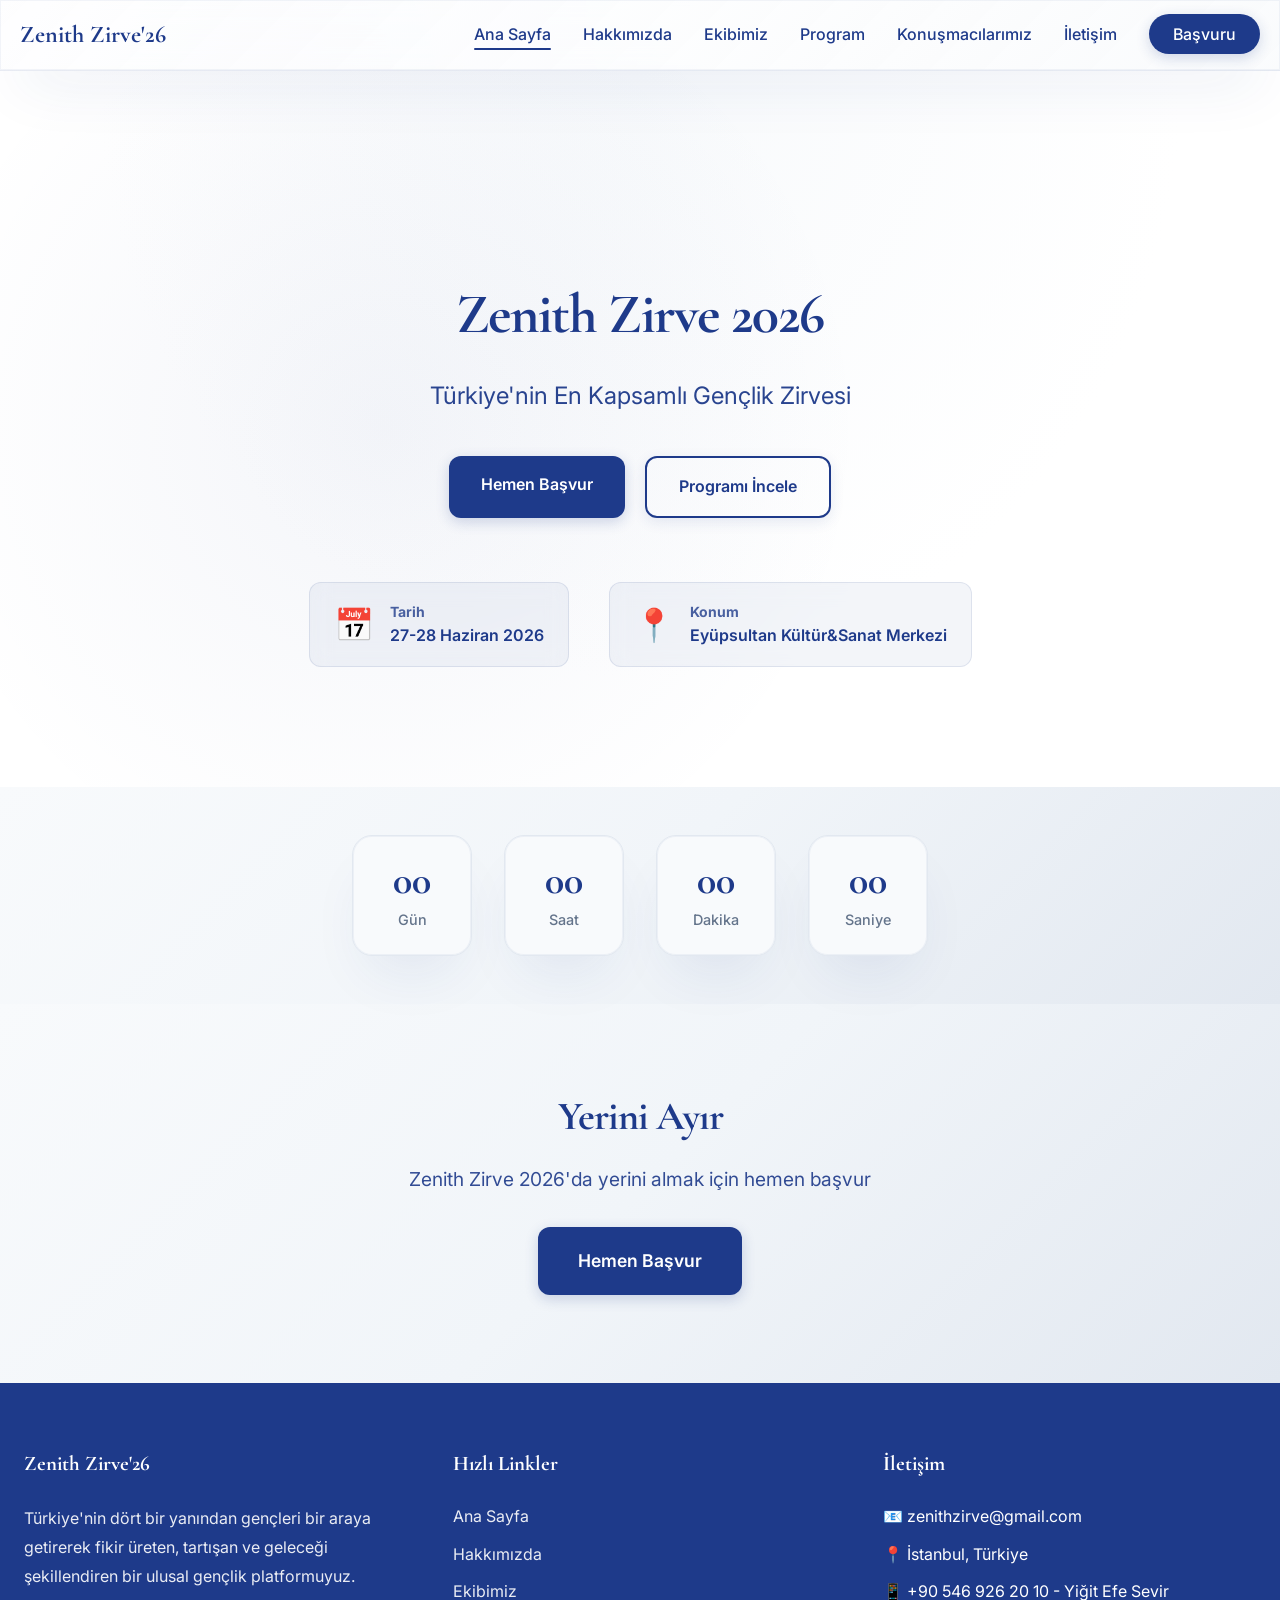
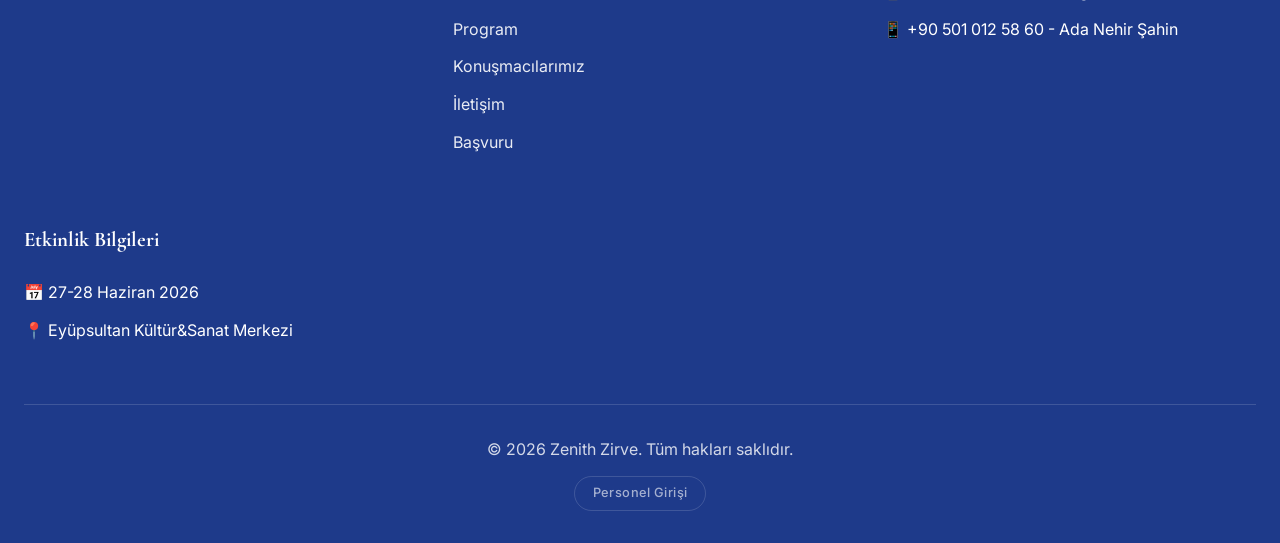
<file: index.html>
<!DOCTYPE html>
<html lang="tr">
<head>
    <meta charset="UTF-8">
    <meta name="viewport" content="width=device-width, initial-scale=1.0">
    <title>Zenith Zirve'26 | Ulusal Gençlik Zirvesi</title>
    <meta name="description" content="Zenith Zirve'26 — 27-28 Haziran 2026, Eyüpsultan Kültür ve Sanat Merkezi. Türkiye'nin dört bir yanından gençleri buluşturan ulusal gençlik zirvesi.">
    <meta name="author" content="Zenith Zirve">
    <meta name="theme-color" content="#1e3a8a">
    <link rel="canonical" href="https://01gokturk552.github.io/zenithzirve/index.html">

    <!-- Open Graph / Sosyal Medya -->
    <meta property="og:type" content="website">
    <meta property="og:site_name" content="Zenith Zirve'26">
    <meta property="og:locale" content="tr_TR">
    <meta property="og:title" content="Zenith Zirve'26 | Ulusal Gençlik Zirvesi">
    <meta property="og:description" content="27-28 Haziran 2026, Eyüpsultan Kültür ve Sanat Merkezi. Türkiye'nin dört bir yanından gençleri buluşturan ulusal gençlik zirvesi.">
    <meta property="og:url" content="https://01gokturk552.github.io/zenithzirve/index.html">
    <meta property="og:image" content="https://01gokturk552.github.io/zenithzirve/zenithzirve.png">
    <meta name="twitter:card" content="summary_large_image">
    <meta name="twitter:title" content="Zenith Zirve'26 | Ulusal Gençlik Zirvesi">
    <meta name="twitter:description" content="27-28 Haziran 2026, Eyüpsultan Kültür ve Sanat Merkezi. Gençleri buluşturan ulusal gençlik zirvesi.">
    <meta name="twitter:image" content="https://01gokturk552.github.io/zenithzirve/zenithzirve.png">

    <link rel="stylesheet" href="styles.css">
    <link rel="icon" href="favicon.ico" type="image/x-icon">
    <link rel="apple-touch-icon" href="zenithzirve.png">
    <link rel="preconnect" href="https://fonts.googleapis.com">
    <link rel="preconnect" href="https://fonts.gstatic.com" crossorigin>
    <link href="https://fonts.googleapis.com/css2?family=Cormorant+Garamond:wght@400;500;600;700&family=Inter:wght@300;400;500;600;700;800&display=swap" rel="stylesheet">
</head>
<body>
    <a class="skip-link" href="#main">İçeriğe geç</a>
    <!-- Navigasyon -->
    <nav class="navbar" aria-label="Ana navigasyon">
        <div class="container">
            <div class="nav-brand">
                <a href="index.html">Zenith Zirve'26</a>
            </div>
            <ul class="nav-menu" id="navMenu">
                <li><a href="index.html" class="active">Ana Sayfa</a></li>
                <li><a href="hakkimizda.html">Hakkımızda</a></li>
                <li><a href="ekibimiz.html">Ekibimiz</a></li>
                <li><a href="program.html">Program</a></li>
                <li><a href="konusmacilarimiz.html">Konuşmacılarımız</a></li>
                <li><a href="iletisim.html">İletişim</a></li>
                <li><a href="basvuru.html" class="btn-nav">Başvuru</a></li>
            </ul>
            <button class="hamburger" type="button" aria-label="Menüyü aç/kapat" aria-expanded="false" aria-controls="navMenu">
                <span></span>
                <span></span>
                <span></span>
            </button>
        </div>
    </nav>

    <main id="main">
    <!-- Hero Section -->
    <section class="hero">
        <div class="container">
            <div class="hero-content">
                <h1>Zenith Zirve 2026</h1>
                <p>Türkiye'nin En Kapsamlı Gençlik Zirvesi</p>
                <div class="hero-buttons">
                    <a href="basvuru.html" class="btn btn-primary">Hemen Başvur</a>
                    <a href="program.html" class="btn btn-secondary">Programı İncele</a>
                </div>
            </div>
            <div class="hero-info">
                <div class="info-item">
                    <div class="info-icon">📅</div>
                    <div class="info-text">
                        <strong>Tarih</strong>
                        <span>27-28 Haziran 2026</span>
                    </div>
                </div>
                <div class="info-item">
                    <div class="info-icon">📍</div>
                    <div class="info-text">
                        <strong>Konum</strong>
                        <span>Eyüpsultan Kültür&Sanat Merkezi</span>
                    </div>
                </div>
            </div>
        </div>
    </section>

    <!-- Countdown Section -->
    <section class="countdown-section">
        <div class="container">
            <div class="countdown">
                <div class="countdown-item">
                    <span class="countdown-number" id="days">00</span>
                    <span class="countdown-label">Gün</span>
                </div>
                <div class="countdown-item">
                    <span class="countdown-number" id="hours">00</span>
                    <span class="countdown-label">Saat</span>
                </div>
                <div class="countdown-item">
                    <span class="countdown-number" id="minutes">00</span>
                    <span class="countdown-label">Dakika</span>
                </div>
                <div class="countdown-item">
                    <span class="countdown-number" id="seconds">00</span>
                    <span class="countdown-label">Saniye</span>
                </div>
            </div>
        </div>
    </section>

    <!-- CTA Section -->
    <section class="cta">
        <div class="container">
            <h2>Yerini Ayır</h2>
            <p>Zenith Zirve 2026'da yerini almak için hemen başvur</p>
            <a href="basvuru.html" class="btn btn-primary btn-large">Hemen Başvur</a>
        </div>
    </section>
    </main>

    <!-- Footer -->
    <footer class="footer">
        <div class="container">
            <div class="footer-grid">
                <div class="footer-section">
                    <h3>Zenith Zirve'26</h3>
                    <p>Türkiye'nin dört bir yanından gençleri bir araya getirerek fikir üreten, tartışan ve geleceği şekillendiren bir ulusal gençlik platformuyuz.</p>
                </div>
                <div class="footer-section">
                    <h3>Hızlı Linkler</h3>
                    <ul>
                        <li><a href="index.html">Ana Sayfa</a></li>
                        <li><a href="hakkimizda.html">Hakkımızda</a></li>
                        <li><a href="ekibimiz.html">Ekibimiz</a></li>
                        <li><a href="program.html">Program</a></li>
                        <li><a href="konusmacilarimiz.html">Konuşmacılarımız</a></li>
                        <li><a href="iletisim.html">İletişim</a></li>
                        <li><a href="basvuru.html">Başvuru</a></li>
                    </ul>
                </div>
                <div class="footer-section">
                    <h3>İletişim</h3>
                    <ul>
                        <li>📧 zenithzirve@gmail.com</li>
                        <li>📍 İstanbul, Türkiye</li>
                        <li>📱 +90 546 926 20 10 - Yiğit Efe Sevir</li>
                        <li>📱 +90 501 012 58 60 - Ada Nehir Şahin</li>                        
                    </ul>
                </div>
                <div class="footer-section">
                    <h3>Etkinlik Bilgileri</h3>
                    <ul>
                        <li>📅 27-28 Haziran 2026</li>
                        <li>📍 Eyüpsultan Kültür&Sanat Merkezi</li>
                    </ul>
                </div>
            </div>
            <div class="footer-bottom">
                <p>&copy; 2026 Zenith Zirve. Tüm hakları saklıdır.</p>
            </div>
        </div>
    </footer>

    <script src="script.js"></script>
</body>
</html>
</file>
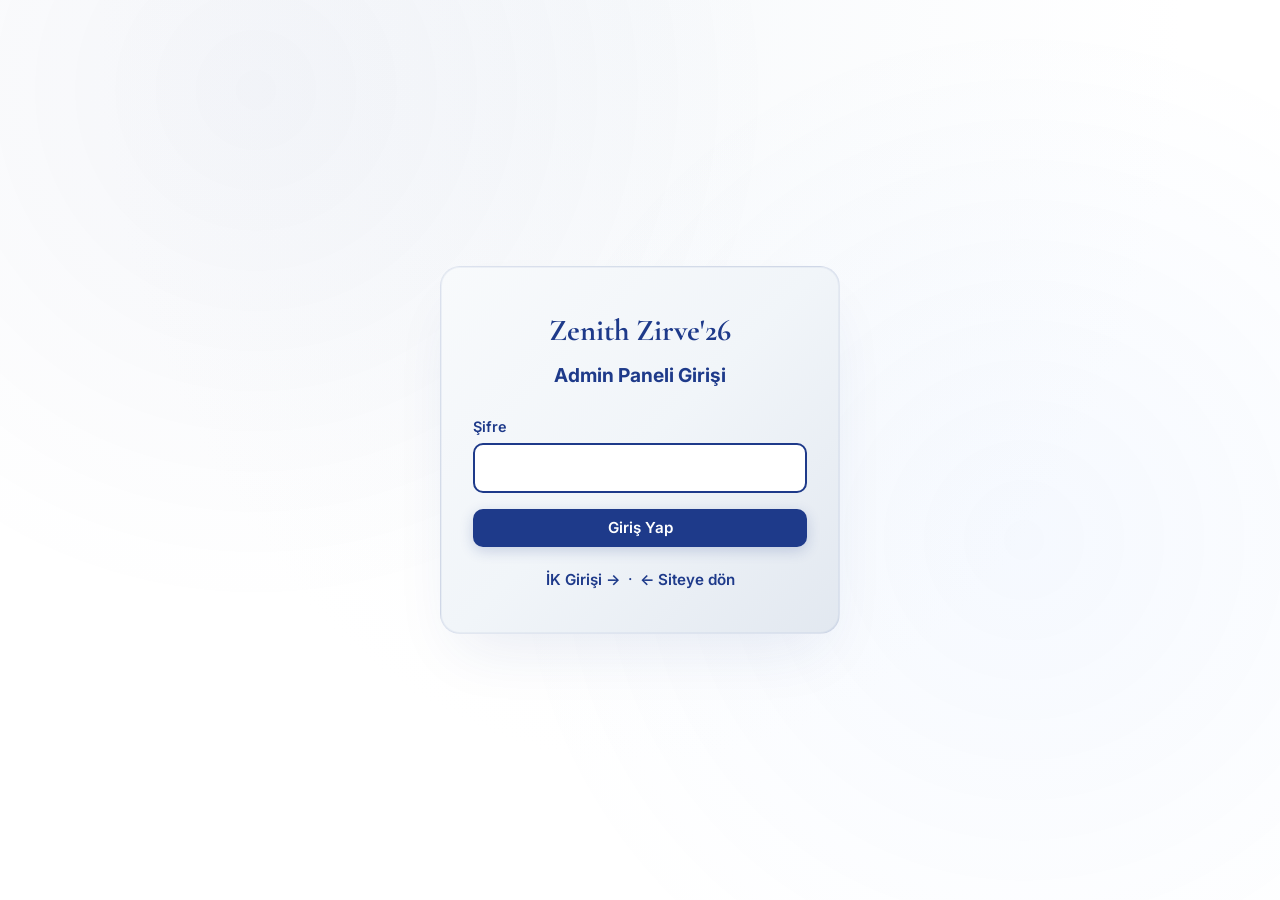
<file: admin-login.html>
<!DOCTYPE html>
<html lang="tr">
<head>
    <meta charset="UTF-8">
    <meta name="viewport" content="width=device-width, initial-scale=1.0">
    <title>Admin Girişi | Zenith Zirve'26</title>
    <meta name="robots" content="noindex, nofollow">
    <link rel="stylesheet" href="styles.css">
    <link rel="stylesheet" href="panel.css">
    <link rel="icon" href="favicon.ico" type="image/x-icon">
    <link rel="preconnect" href="https://fonts.googleapis.com">
    <link rel="preconnect" href="https://fonts.gstatic.com" crossorigin>
    <link href="https://fonts.googleapis.com/css2?family=Cormorant+Garamond:wght@400;500;600;700&family=Inter:wght@300;400;500;600;700;800&display=swap" rel="stylesheet">
</head>
<body class="panel-body">
    <div class="login-wrap">
        <form id="loginForm" class="login-card">
            <div class="logo">Zenith Zirve'26</div>
            <h1>Admin Paneli Girişi</h1>
            <div id="loginStatus" class="status"></div>
            <div class="field">
                <label for="pw">Şifre</label>
                <input type="password" id="pw" autocomplete="current-password" required autofocus>
            </div>
            <button type="submit" class="pbtn pbtn-primary" style="width:100%; justify-content:center;">Giriş Yap</button>
            <p id="demoHint" class="field-hint" hidden style="margin-top:1rem;"></p>
            <p style="margin-top:1.25rem;">
                <a class="panel-link" href="ik-login.html">İK Girişi →</a>
                &nbsp;·&nbsp;
                <a class="panel-link" href="index.html">← Siteye dön</a>
            </p>
        </form>
    </div>

    <script src="config.js"></script>
    <script src="default-data.js"></script>
    <script src="panel-common.js"></script>
    <script>window.LOGIN_ROLE = "admin"; window.LOGIN_REDIRECT = "admin-panel.html";</script>
    <script src="login.js"></script>
</body>
</html>
</file>
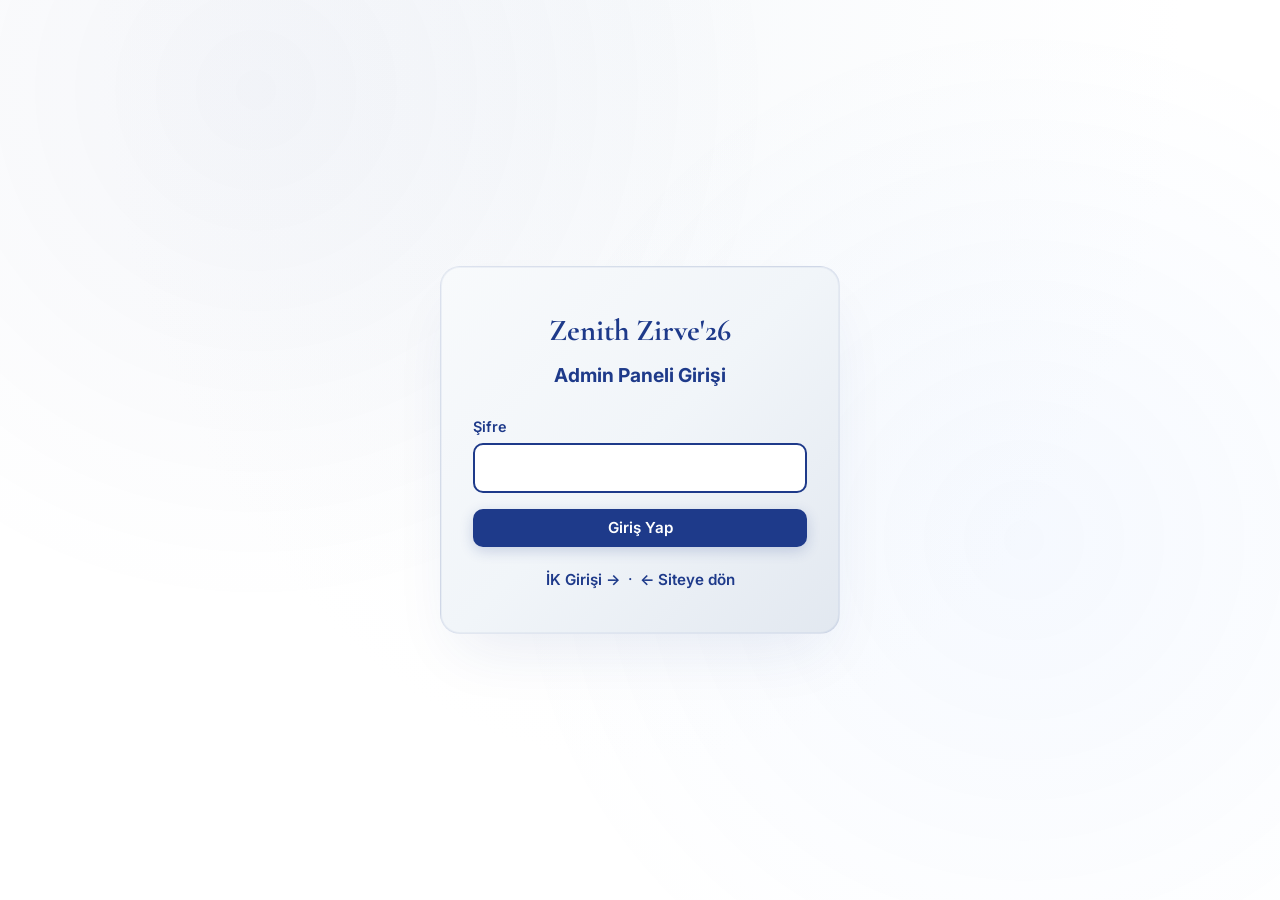
<file: admin-panel.html>
<!DOCTYPE html>
<html lang="tr">
<head>
    <meta charset="UTF-8">
    <meta name="viewport" content="width=device-width, initial-scale=1.0">
    <title>Admin Paneli | Zenith Zirve'26</title>
    <meta name="robots" content="noindex, nofollow">
    <link rel="stylesheet" href="styles.css">
    <link rel="stylesheet" href="panel.css">
    <link rel="icon" href="favicon.ico" type="image/x-icon">
    <link rel="preconnect" href="https://fonts.googleapis.com">
    <link rel="preconnect" href="https://fonts.gstatic.com" crossorigin>
    <link href="https://fonts.googleapis.com/css2?family=Cormorant+Garamond:wght@400;500;600;700&family=Inter:wght@300;400;500;600;700;800&display=swap" rel="stylesheet">
</head>
<body class="panel-body">
    <div id="app">
        <header class="panel-topbar">
            <div class="container">
                <div class="panel-brand">
                    <a href="index.html" class="logo">Zenith Zirve'26</a>
                    <span class="tag">Admin</span>
                </div>
                <div class="panel-actions">
                    <a class="panel-link" href="ik-login.html">İK Paneli →</a>
                    <a class="panel-link" href="index.html" target="_blank" rel="noopener">Siteyi Aç ↗</a>
                    <button id="logoutBtn" class="pbtn pbtn-ghost pbtn-sm">Çıkış</button>
                </div>
            </div>
        </header>

        <main class="panel-main">
            <div class="container">
                <div class="panel-head">
                    <h1>İçerik Yönetimi</h1>
                    <p>Konuşmacıları ve etkinlik akışını buradan düzenleyebilirsiniz.</p>
                </div>

                <div id="modeBanner" class="mode-banner" hidden></div>
                <div id="globalStatus" class="status"></div>

                <div class="panel-tabs">
                    <button class="panel-tab active" data-pane="speakers">Konuşmacılar</button>
                    <button class="panel-tab" data-pane="program">Program</button>
                </div>

                <!-- Konuşmacılar -->
                <section id="pane-speakers" class="panel-pane active">
                    <div class="toolbar">
                        <button id="addSpeaker" class="pbtn pbtn-ghost">＋ Konuşmacı Ekle</button>
                        <button id="seedSpeakers" class="pbtn pbtn-ghost" hidden>Mevcut içerikle doldur</button>
                        <span id="spkCount" class="count-badge"></span>
                    </div>
                    <div id="speakerList" class="card-list"></div>
                    <div class="save-bar">
                        <span id="spkDirty" class="dirty-note"></span>
                        <button id="reloadSpeakers" class="pbtn pbtn-ghost">Yenile</button>
                        <button id="saveSpeakers" class="pbtn pbtn-primary">Konuşmacıları Kaydet</button>
                    </div>
                </section>

                <!-- Program -->
                <section id="pane-program" class="panel-pane">
                    <div class="toolbar">
                        <button class="pbtn pbtn-ghost" data-add-day="1">＋ 1. Güne Ekle</button>
                        <button class="pbtn pbtn-ghost" data-add-day="2">＋ 2. Güne Ekle</button>
                        <button id="seedProgram" class="pbtn pbtn-ghost" hidden>Mevcut içerikle doldur</button>
                        <span id="progCount" class="count-badge"></span>
                    </div>
                    <div id="programList" class="card-list"></div>
                    <div class="save-bar">
                        <span id="progDirty" class="dirty-note"></span>
                        <button id="reloadProgram" class="pbtn pbtn-ghost">Yenile</button>
                        <button id="saveProgram" class="pbtn pbtn-primary">Programı Kaydet</button>
                    </div>
                </section>
            </div>
        </main>
    </div>

    <script src="config.js"></script>
    <script src="default-data.js"></script>
    <script src="panel-common.js"></script>
    <script src="admin-panel.js"></script>
</body>
</html>
</file>
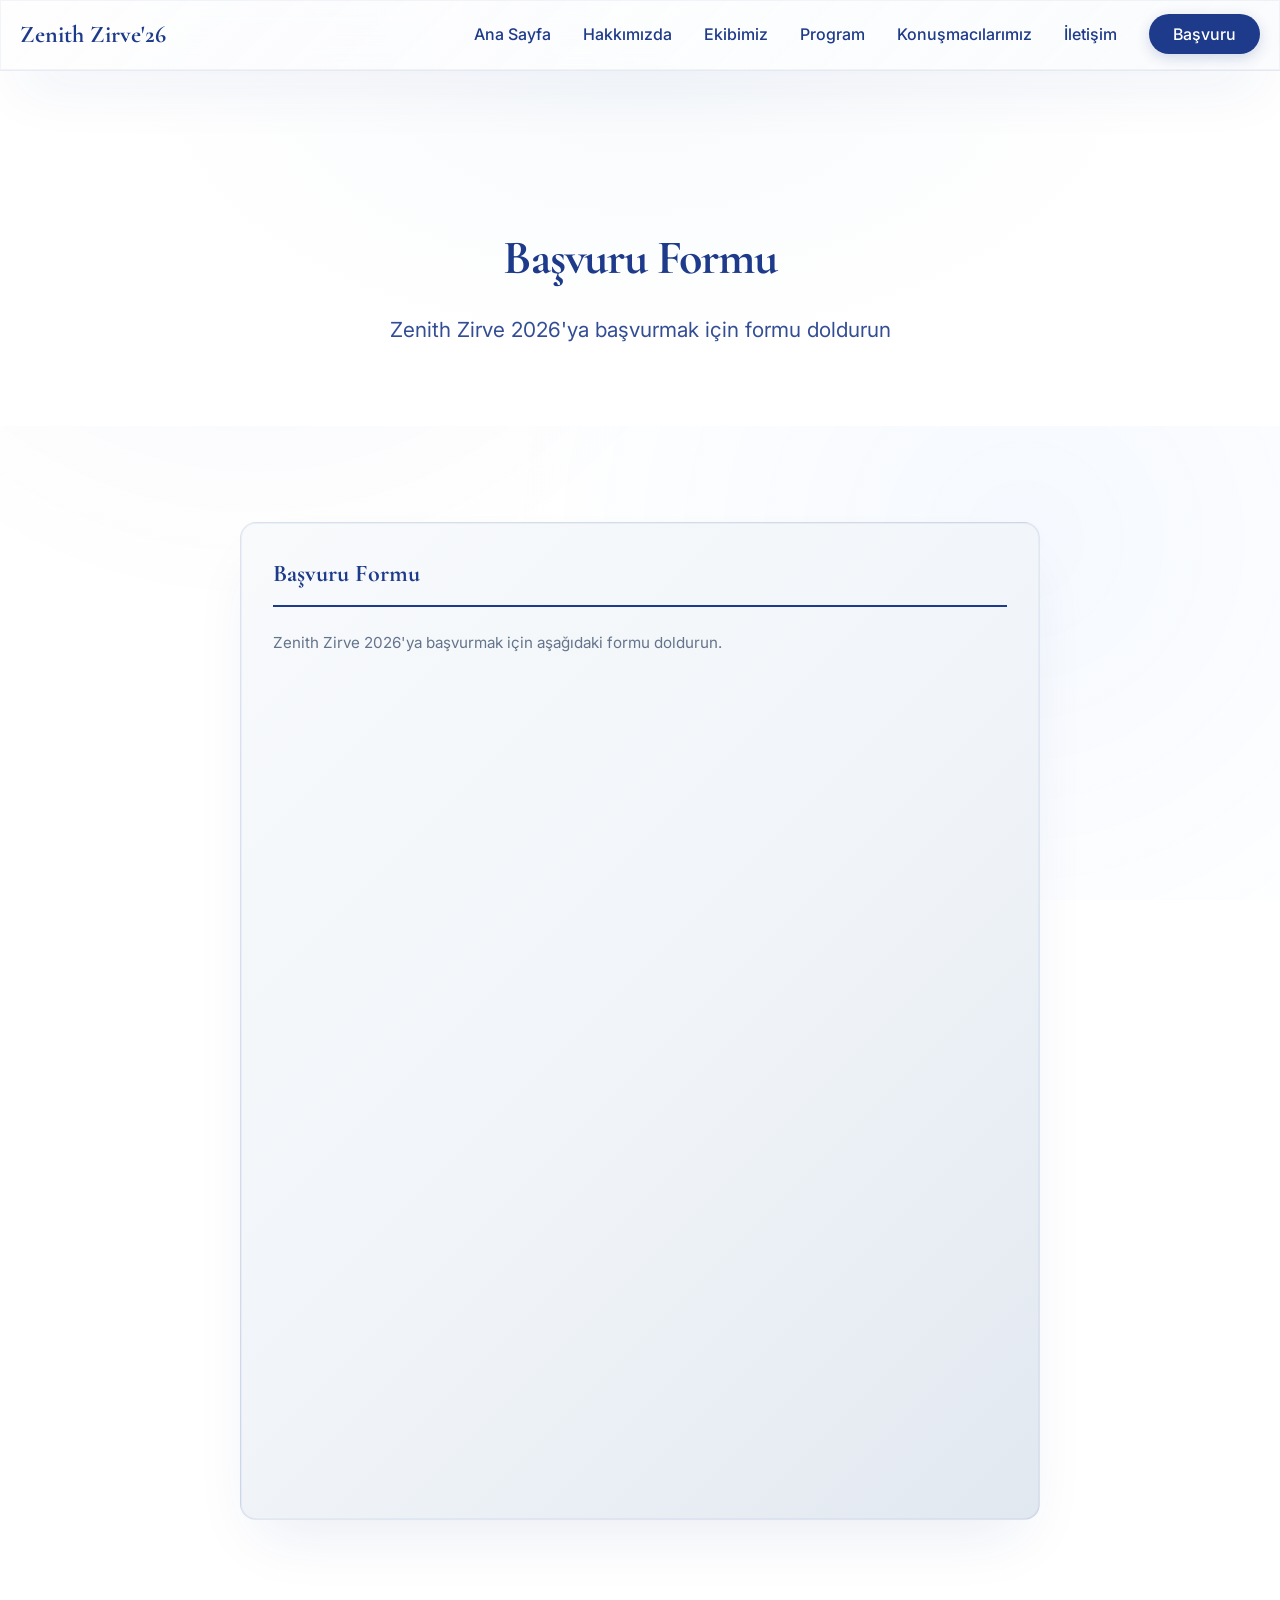
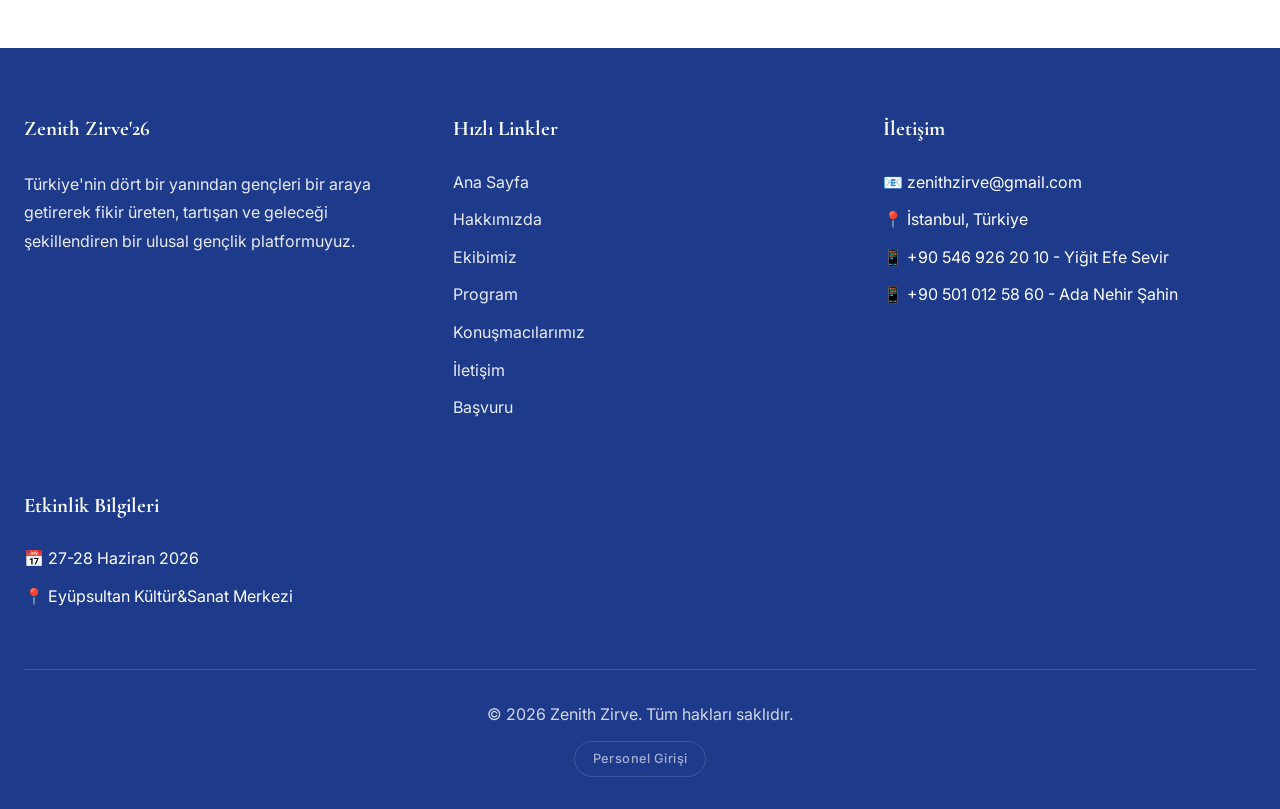
<file: basvuru.html>
<!DOCTYPE html>
<html lang="tr">
<head>
    <meta charset="UTF-8">
    <meta name="viewport" content="width=device-width, initial-scale=1.0">
    <title>Başvuru | Zenith Zirve'26</title>
    <meta name="description" content="Zenith Zirve'26'ya başvurun. 27-28 Haziran 2026 tarihlerinde gerçekleşecek ulusal gençlik zirvesinde yerinizi ayırtın.">
    <meta name="author" content="Zenith Zirve">
    <meta name="theme-color" content="#1e3a8a">
    <link rel="canonical" href="https://01gokturk552.github.io/zenithzirve/basvuru.html">

    <!-- Open Graph / Sosyal Medya -->
    <meta property="og:type" content="website">
    <meta property="og:site_name" content="Zenith Zirve'26">
    <meta property="og:locale" content="tr_TR">
    <meta property="og:title" content="Başvuru | Zenith Zirve'26">
    <meta property="og:description" content="27-28 Haziran 2026 tarihlerinde gerçekleşecek ulusal gençlik zirvesinde yerinizi ayırtın.">
    <meta property="og:url" content="https://01gokturk552.github.io/zenithzirve/basvuru.html">
    <meta property="og:image" content="https://01gokturk552.github.io/zenithzirve/zenithzirve.png">
    <meta name="twitter:card" content="summary_large_image">
    <meta name="twitter:title" content="Başvuru | Zenith Zirve'26">
    <meta name="twitter:description" content="Zenith Zirve'26'ya başvurun ve yerinizi ayırtın.">
    <meta name="twitter:image" content="https://01gokturk552.github.io/zenithzirve/zenithzirve.png">

    <link rel="stylesheet" href="styles.css">
    <link rel="icon" href="favicon.ico" type="image/x-icon">
    <link rel="apple-touch-icon" href="zenithzirve.png">
    <link rel="preconnect" href="https://fonts.googleapis.com">
    <link rel="preconnect" href="https://fonts.gstatic.com" crossorigin>
    <link href="https://fonts.googleapis.com/css2?family=Cormorant+Garamond:wght@400;500;600;700&family=Inter:wght@300;400;500;600;700;800&display=swap" rel="stylesheet">
</head>
<body>
    <a class="skip-link" href="#main">İçeriğe geç</a>
    <!-- Navigasyon -->
    <nav class="navbar" aria-label="Ana navigasyon">
        <div class="container">
            <div class="nav-brand">
                <a href="index.html">Zenith Zirve'26</a>
            </div>
            <ul class="nav-menu" id="navMenu">
                <li><a href="index.html">Ana Sayfa</a></li>
                <li><a href="hakkimizda.html">Hakkımızda</a></li>
                <li><a href="ekibimiz.html">Ekibimiz</a></li>
                <li><a href="program.html">Program</a></li>
                <li><a href="konusmacilarimiz.html">Konuşmacılarımız</a></li>
                <li><a href="iletisim.html">İletişim</a></li>
                <li><a href="basvuru.html" class="btn-nav">Başvuru</a></li>
            </ul>
            <button class="hamburger" type="button" aria-label="Menüyü aç/kapat" aria-expanded="false" aria-controls="navMenu">
                <span></span>
                <span></span>
                <span></span>
            </button>
        </div>
    </nav>

    <main id="main">
    <!-- Page Header -->
    <section class="page-header">
        <div class="container">
            <h1>Başvuru Formu</h1>
            <p>Zenith Zirve 2026'ya başvurmak için formu doldurun</p>
        </div>
    </section>

    <!-- Başvuru Formu -->
    <section class="section">
        <div class="container">
            <div class="form-container">
                <div class="form-section">
                    <h2>Başvuru Formu</h2>
                    <p class="form-description">Zenith Zirve 2026'ya başvurmak için aşağıdaki formu doldurun.</p>
                    <div class="form-embed">
                        <iframe
                            title="Zenith Zirve'26 başvuru formu"
                            src="https://docs.google.com/forms/d/e/1FAIpQLSd7YixJOhh9r6LOO_IEQQcuHFHZbSugm5MYGgUiO9AQPXHugA/viewform?usp=dialog"
                            width="100%"
                            height="800"
                            style="border:0; border-radius: 16px;"
                            allowfullscreen=""
                            loading="lazy">
                        </iframe>
                    </div>
                </div>
            </div>
        </div>
    </section>
    </main>

    <!-- Footer -->
    <footer class="footer">
        <div class="container">
            <div class="footer-grid">
                <div class="footer-section">
                    <h3>Zenith Zirve'26</h3>
                    <p>Türkiye'nin dört bir yanından gençleri bir araya getirerek fikir üreten, tartışan ve geleceği şekillendiren bir ulusal gençlik platformuyuz.</p>
                </div>
                <div class="footer-section">
                    <h3>Hızlı Linkler</h3>
                    <ul>
                        <li><a href="index.html">Ana Sayfa</a></li>
                        <li><a href="hakkimizda.html">Hakkımızda</a></li>
                        <li><a href="ekibimiz.html">Ekibimiz</a></li>
                        <li><a href="program.html">Program</a></li>
                        <li><a href="konusmacilarimiz.html">Konuşmacılarımız</a></li>
                        <li><a href="iletisim.html">İletişim</a></li>
                        <li><a href="basvuru.html">Başvuru</a></li>
                    </ul>
                </div>
                <div class="footer-section">
                    <h3>İletişim</h3>
                    <ul>
                        <li>📧 zenithzirve@gmail.com</li>
                        <li>📍 İstanbul, Türkiye</li>
                        <li>📱 +90 546 926 20 10 - Yiğit Efe Sevir</li>
                        <li>📱 +90 501 012 58 60 - Ada Nehir Şahin</li>  
                    </ul>
                </div>
                <div class="footer-section">
                    <h3>Etkinlik Bilgileri</h3>
                    <ul>
                        <li>📅 27-28 Haziran 2026</li>
                        <li>📍 Eyüpsultan Kültür&Sanat Merkezi</li>
                    </ul>
                </div>
            </div>
            <div class="footer-bottom">
                <p>&copy; 2026 Zenith Zirve. Tüm hakları saklıdır.</p>
            </div>
        </div>
    </footer>

    <script src="script.js"></script>
</body>
</html>
</file>
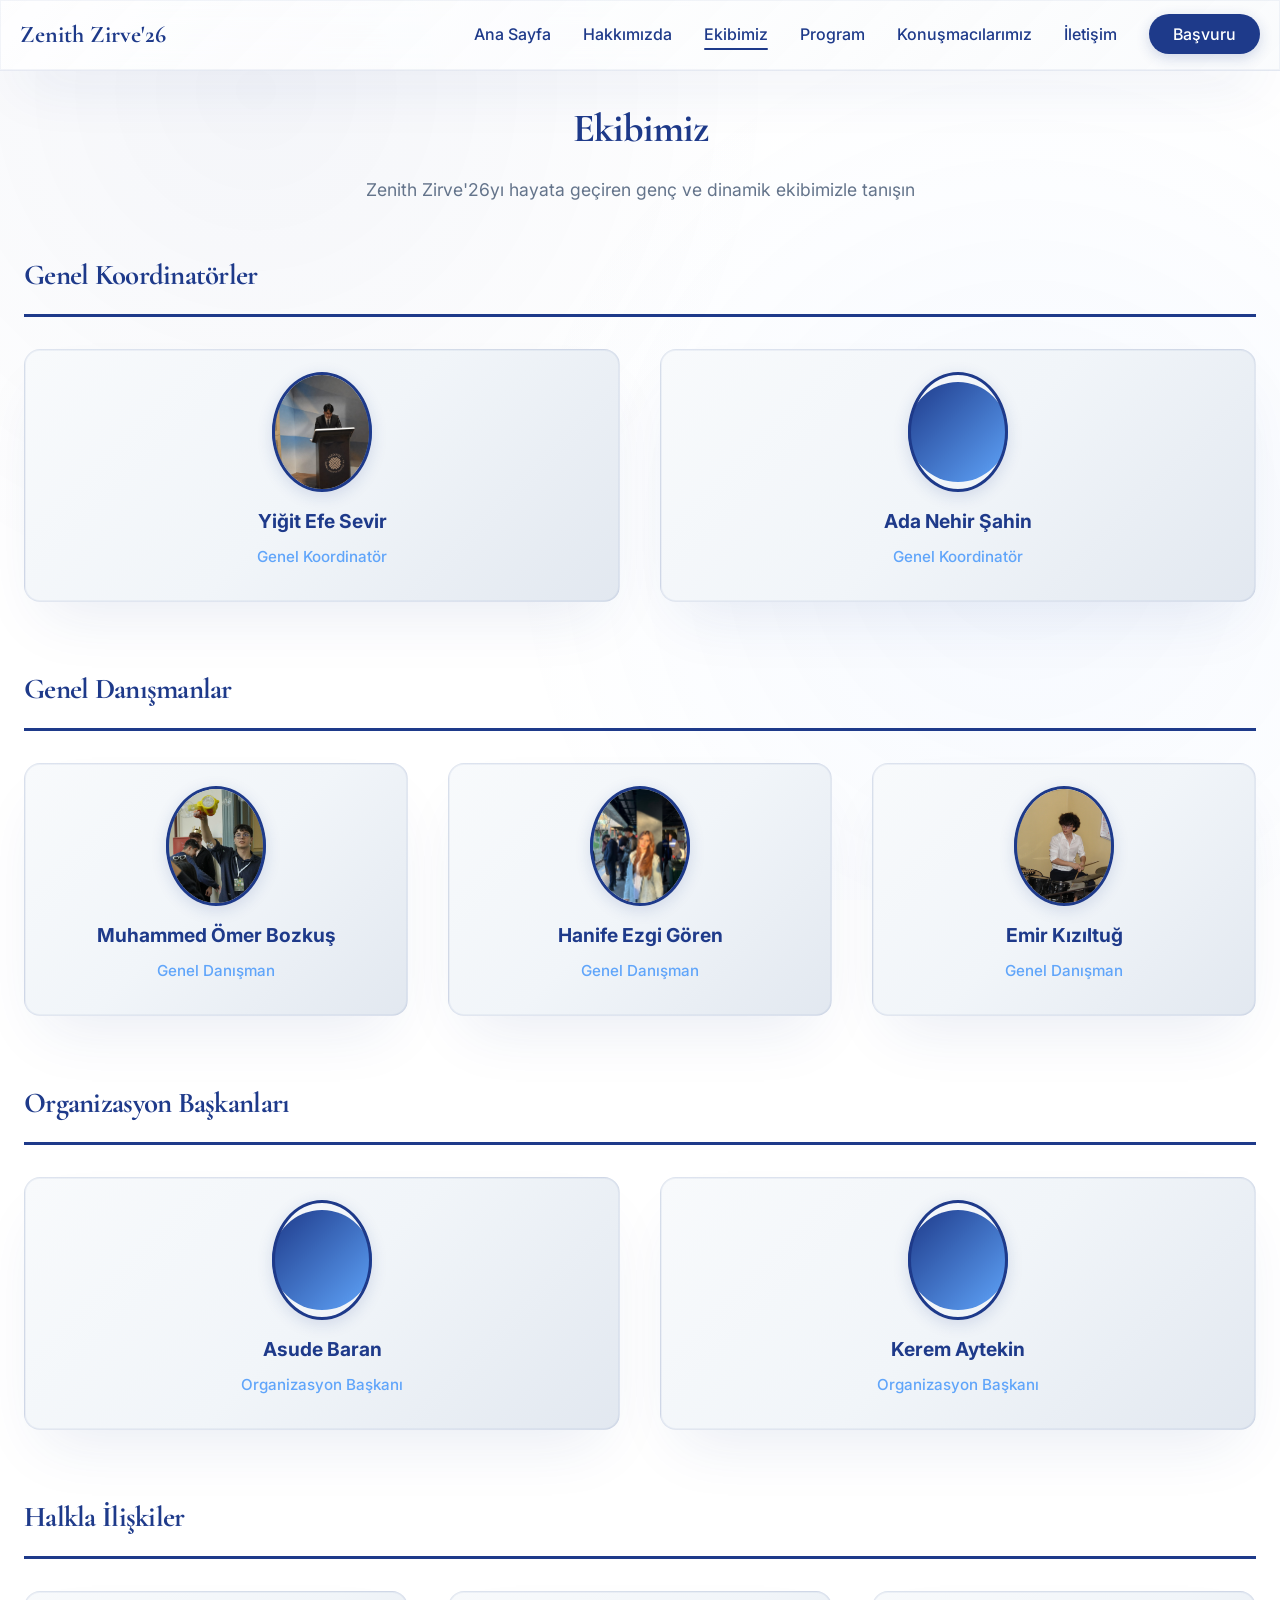
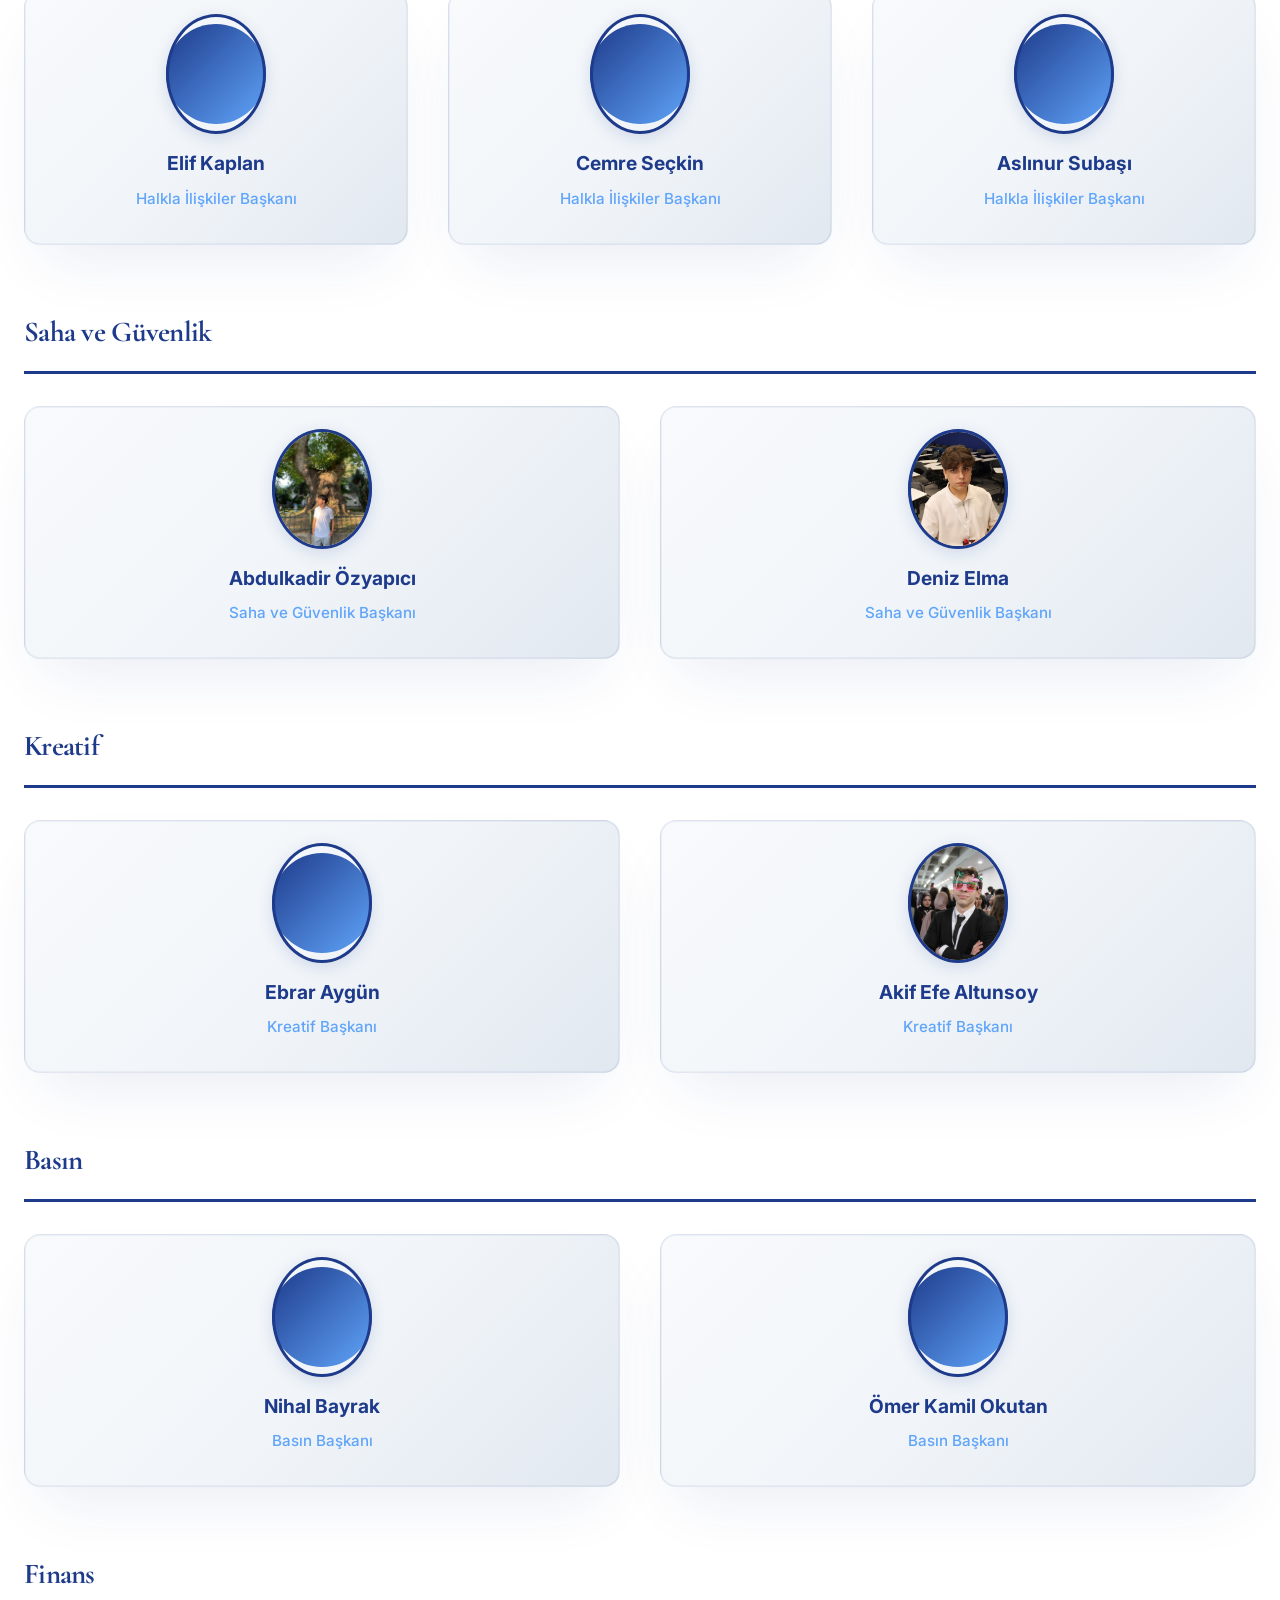
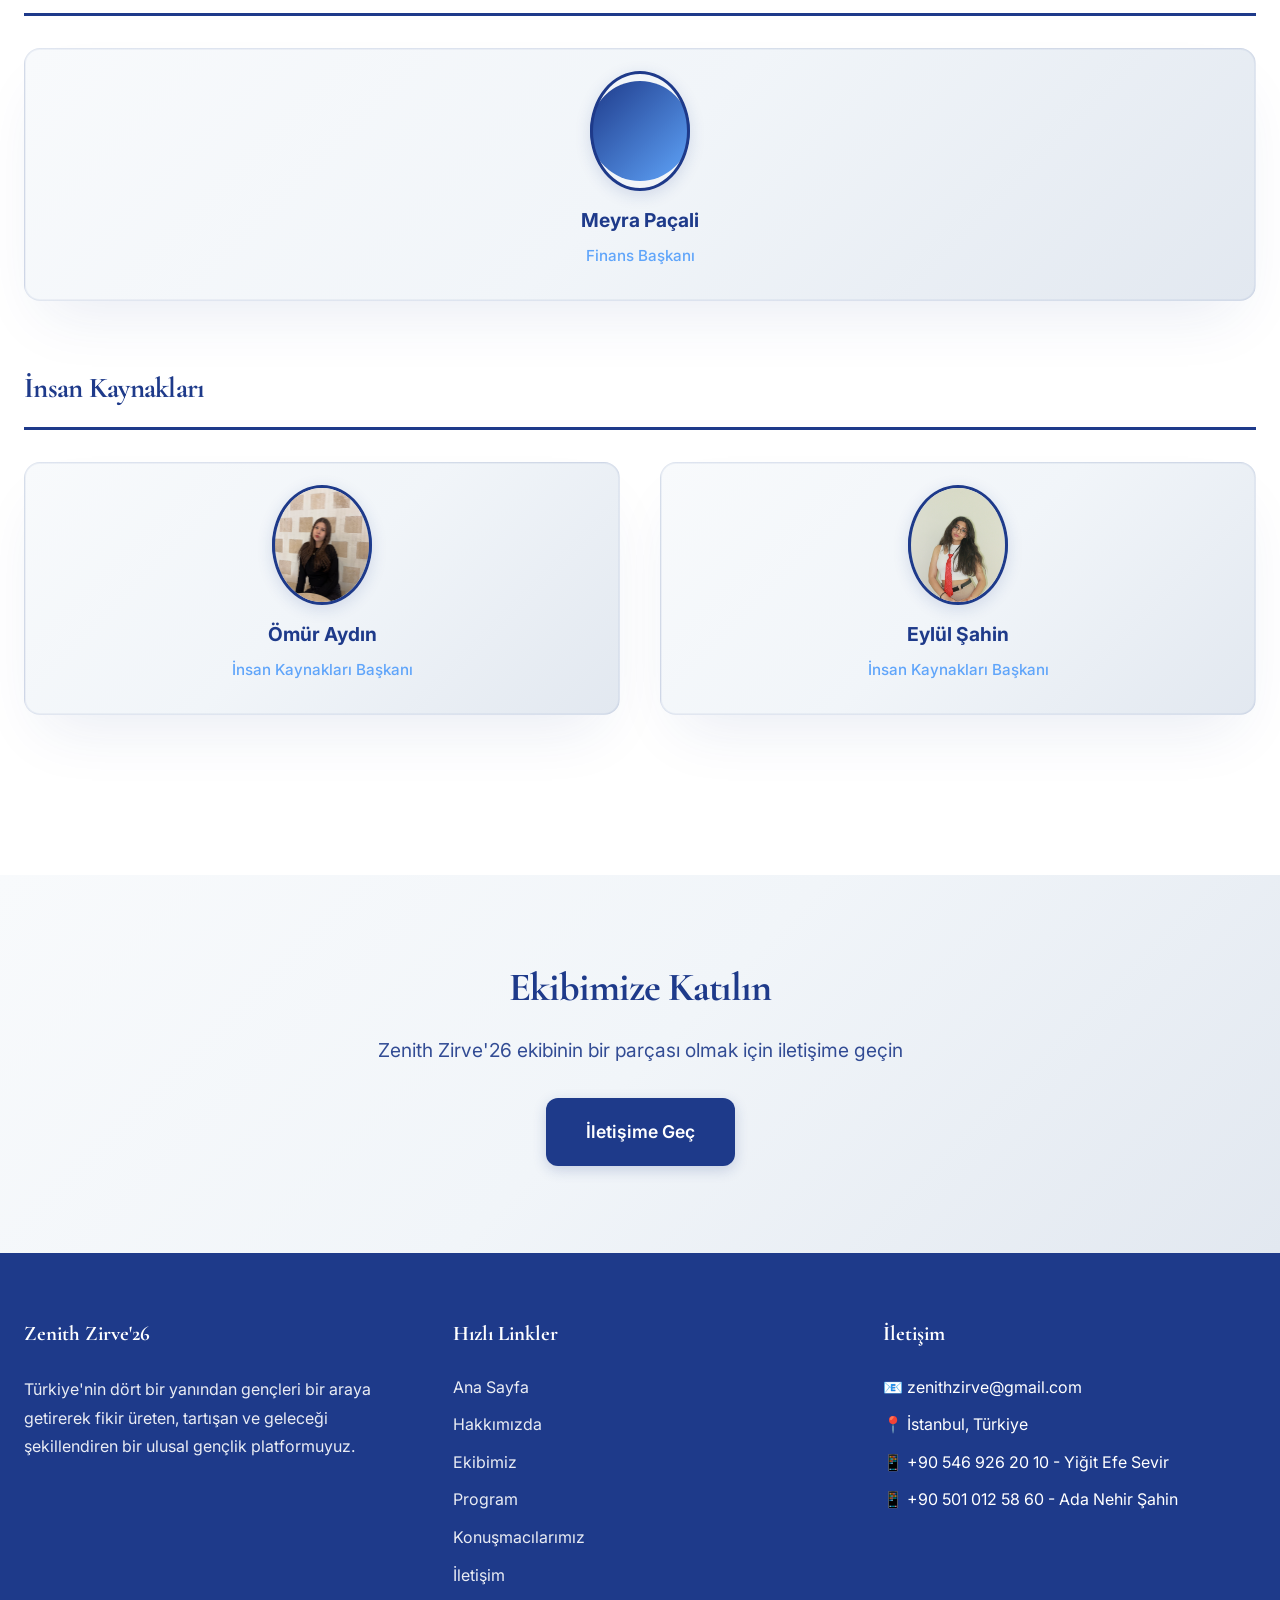
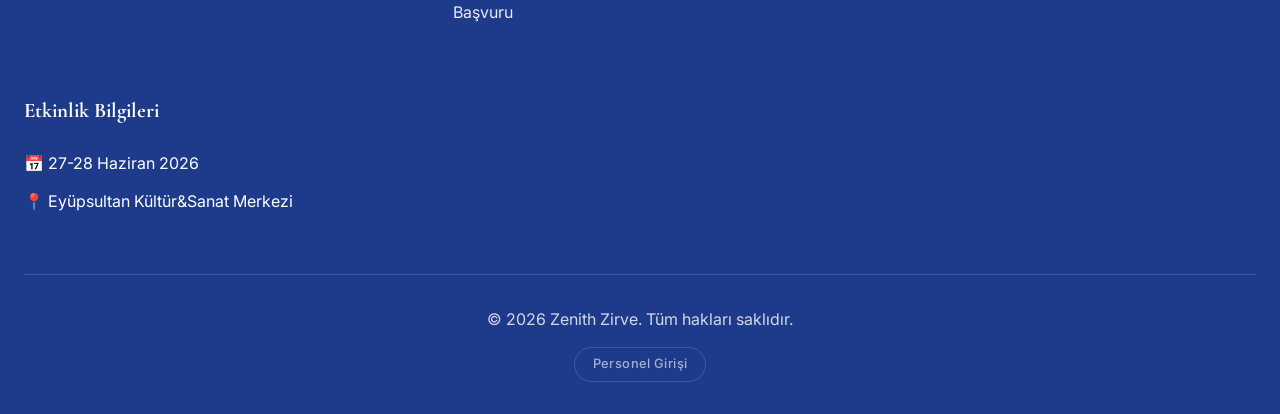
<file: ekibimiz.html>
<!DOCTYPE html>
<html lang="tr">
<head>
    <meta charset="UTF-8">
    <meta name="viewport" content="width=device-width, initial-scale=1.0">
    <title>Ekibimiz | Zenith Zirve'26</title>
    <meta name="description" content="Zenith Zirve'26'yı hayata geçiren genç ve dinamik ekibimizle tanışın. Koordinatörler, danışmanlar ve tüm departman başkanları.">
    <meta name="author" content="Zenith Zirve">
    <meta name="theme-color" content="#1e3a8a">
    <link rel="canonical" href="https://01gokturk552.github.io/zenithzirve/ekibimiz.html">

    <!-- Open Graph / Sosyal Medya -->
    <meta property="og:type" content="website">
    <meta property="og:site_name" content="Zenith Zirve'26">
    <meta property="og:locale" content="tr_TR">
    <meta property="og:title" content="Ekibimiz | Zenith Zirve'26">
    <meta property="og:description" content="Zenith Zirve'26'yı hayata geçiren genç ve dinamik ekibimizle tanışın.">
    <meta property="og:url" content="https://01gokturk552.github.io/zenithzirve/ekibimiz.html">
    <meta property="og:image" content="https://01gokturk552.github.io/zenithzirve/zenithzirve.png">
    <meta name="twitter:card" content="summary_large_image">
    <meta name="twitter:title" content="Ekibimiz | Zenith Zirve'26">
    <meta name="twitter:description" content="Zenith Zirve'26'yı hayata geçiren genç ve dinamik ekibimizle tanışın.">
    <meta name="twitter:image" content="https://01gokturk552.github.io/zenithzirve/zenithzirve.png">

    <link rel="stylesheet" href="styles.css">
    <link rel="icon" href="favicon.ico" type="image/x-icon">
    <link rel="apple-touch-icon" href="zenithzirve.png">
    <link rel="preconnect" href="https://fonts.googleapis.com">
    <link rel="preconnect" href="https://fonts.gstatic.com" crossorigin>
    <link href="https://fonts.googleapis.com/css2?family=Cormorant+Garamond:wght@400;500;600;700&family=Inter:wght@300;400;500;600;700;800&display=swap" rel="stylesheet">
</head>
<body>
    <a class="skip-link" href="#main">İçeriğe geç</a>
    <!-- Navigasyon -->
    <nav class="navbar" aria-label="Ana navigasyon">
        <div class="container">
            <div class="nav-brand">
                <a href="index.html">Zenith Zirve'26</a>
            </div>
            <ul class="nav-menu" id="navMenu">
                <li><a href="index.html">Ana Sayfa</a></li>
                <li><a href="hakkimizda.html">Hakkımızda</a></li>
                <li><a href="ekibimiz.html" class="active">Ekibimiz</a></li>
                <li><a href="program.html">Program</a></li>
                <li><a href="konusmacilarimiz.html">Konuşmacılarımız</a></li>
                <li><a href="iletisim.html">İletişim</a></li>
                <li><a href="basvuru.html" class="btn-nav">Başvuru</a></li>
            </ul>
            <button class="hamburger" type="button" aria-label="Menüyü aç/kapat" aria-expanded="false" aria-controls="navMenu">
                <span></span>
                <span></span>
                <span></span>
            </button>
        </div>
    </nav>

    <main id="main">
    <!-- Departmanlar -->
    <section class="section">
        <div class="container">
            <div class="section-header">
                <h2>Ekibimiz</h2>
                <p>Zenith Zirve'26yı hayata geçiren genç ve dinamik ekibimizle tanışın</p>
            </div>

            <!-- Genel Koordinatörler -->
            <div class="department-section">
                <h3>Genel Koordinatörler</h3>
                <div class="team-grid">
                    <div class="team-card" onclick="showMessage('yigit')">
                        <div class="team-avatar">
                            <img src="ekibimiz/yiğitefesevir.png" alt="Yiğit Efe Sevir" class="team-photo" width="120" height="120" loading="lazy" decoding="async">
                        </div>
                        <h4>Yiğit Efe Sevir</h4>
                        <p class="team-role">Genel Koordinatör</p>
                    </div>
                    <div class="team-card" onclick="showMessage('ada')">
                        <div class="team-avatar">
                            <img src="ekibimiz/adanehirşahin.png" alt="Ada Nehir Şahin" class="team-photo" width="120" height="120" loading="lazy" decoding="async">
                        </div>
                        <h4>Ada Nehir Şahin</h4>
                        <p class="team-role">Genel Koordinatör</p>
                    </div>
                </div>
            </div>

            <!-- Genel Danışmanlar -->
            <div class="department-section">
                <h3>Genel Danışmanlar</h3>
                <div class="team-grid">
                    <div class="team-card" onclick="showMessage('muhammed')">
                        <div class="team-avatar">
                            <img src="ekibimiz/muhammedömerbozkuş.png" alt="Muhammed Ömer Bozkuş" class="team-photo" width="120" height="120" loading="lazy" decoding="async">
                        </div>
                        <h4>Muhammed Ömer Bozkuş</h4>
                        <p class="team-role">Genel Danışman</p>
                    </div>
                    <div class="team-card" onclick="showMessage('hanife')">
                        <div class="team-avatar">
                            <img src="ekibimiz/hanifeezgigören.png" alt="Hanife Ezgi Gören" class="team-photo" width="120" height="120" loading="lazy" decoding="async">
                        </div>
                        <h4>Hanife Ezgi Gören</h4>
                        <p class="team-role">Genel Danışman</p>
                    </div>
                    <div class="team-card" onclick="showMessage('emir')">
                        <div class="team-avatar">
                            <img src="ekibimiz/emirkızıltuğ.png" alt="Emir Kızıltuğ" class="team-photo" width="120" height="120" loading="lazy" decoding="async">
                        </div>
                        <h4>Emir Kızıltuğ</h4>
                        <p class="team-role">Genel Danışman</p>
                    </div>
                </div>
            </div>

            <!-- Organizasyon Başkanları -->
            <div class="department-section">
                <h3>Organizasyon Başkanları</h3>
                <div class="team-grid">
                    <div class="team-card" onclick="showMessage('asude')">
                        <div class="team-avatar">
                            <img src="ekibimiz/asudebaran.png" alt="Asude Baran" class="team-photo" width="120" height="120" loading="lazy" decoding="async">
                        </div>
                        <h4>Asude Baran</h4>
                        <p class="team-role">Organizasyon Başkanı</p>
                    </div>
                    <div class="team-card" onclick="showMessage('kerem')">
                        <div class="team-avatar">
                            <img src="ekibimiz/keremaytekin.png" alt="Kerem Aytekin" class="team-photo" width="120" height="120" loading="lazy" decoding="async">
                        </div>
                        <h4>Kerem Aytekin</h4>
                        <p class="team-role">Organizasyon Başkanı</p>
                    </div>
                </div>
            </div>

            <!-- Halkla İlişkiler -->
            <div class="department-section">
                <h3>Halkla İlişkiler</h3>
                <div class="team-grid">
                    <div class="team-card" onclick="showMessage('elif')">
                        <div class="team-avatar">
                            <img src="ekibimiz/elifkaplan.png" alt="Elif Kaplan" class="team-photo" width="120" height="120" loading="lazy" decoding="async">
                        </div>
                        <h4>Elif Kaplan</h4>
                        <p class="team-role">Halkla İlişkiler Başkanı</p>
                    </div>
                    <div class="team-card" onclick="showMessage('cemre')">
                        <div class="team-avatar">
                            <img src="ekibimiz/cemreseçkin.png" alt="Cemre Seçkin" class="team-photo" width="120" height="120" loading="lazy" decoding="async">
                        </div>
                        <h4>Cemre Seçkin</h4>
                        <p class="team-role">Halkla İlişkiler Başkanı</p>
                    </div>
                    <div class="team-card" onclick="showMessage('asli')">
                        <div class="team-avatar">
                            <img src="ekibimiz/aslınursubaşı.png" alt="Aslı Subaşı" class="team-photo" width="120" height="120" loading="lazy" decoding="async">
                        </div>
                        <h4>Aslınur Subaşı</h4>
                        <p class="team-role">Halkla İlişkiler Başkanı</p>
                    </div>
                </div>
            </div>

            <!-- Saha ve Güvenlik -->
            <div class="department-section">
                <h3>Saha ve Güvenlik</h3>
                <div class="team-grid">
                    <div class="team-card" onclick="showMessage('abdulkadir')">
                        <div class="team-avatar">
                            <img src="ekibimiz/abdulkadirözyapıcı.png" alt="Abdulkadir Özyapıcı" class="team-photo" width="120" height="120" loading="lazy" decoding="async">
                        </div>
                        <h4>Abdulkadir Özyapıcı</h4>
                        <p class="team-role">Saha ve Güvenlik Başkanı</p>
                    </div>
                    <div class="team-card" onclick="showMessage('deniz')">
                        <div class="team-avatar">
                            <img src="ekibimiz/denizelma.png" alt="Deniz Elma" class="team-photo" width="120" height="120" loading="lazy" decoding="async">
                        </div>
                        <h4>Deniz Elma</h4>
                        <p class="team-role">Saha ve Güvenlik Başkanı</p>
                    </div>
                </div>
            </div>

            <!-- Kreatif -->
            <div class="department-section">
                <h3>Kreatif</h3>
                <div class="team-grid">
                    <div class="team-card" onclick="showMessage('ebrar')">
                        <div class="team-avatar">
                            <img src="ekibimiz/ebraraygün.png" alt="Ebrar Aygün" class="team-photo" width="120" height="120" loading="lazy" decoding="async">
                        </div>
                        <h4>Ebrar Aygün</h4>
                        <p class="team-role">Kreatif Başkanı</p>
                    </div>
                    <div class="team-card" onclick="showMessage('akif')">
                        <div class="team-avatar">
                            <img src="ekibimiz/akifefealtunsoy.png" alt="Akif Efe Altunsoy" class="team-photo" width="120" height="120" loading="lazy" decoding="async">
                        </div>
                        <h4>Akif Efe Altunsoy</h4>
                        <p class="team-role">Kreatif Başkanı</p>
                    </div>
                </div>
            </div>

            <!-- Basın -->
            <div class="department-section">
                <h3>Basın</h3>
                <div class="team-grid">
                    <div class="team-card" onclick="showMessage('nihal')">
                        <div class="team-avatar">
                            <img src="ekibimiz/nihalbayrak.png" alt="Nihal Bayrak" class="team-photo" width="120" height="120" loading="lazy" decoding="async">
                        </div>
                        <h4>Nihal Bayrak</h4>
                        <p class="team-role">Basın Başkanı</p>
                    </div>
                    <div class="team-card" onclick="showMessage('omer')">
                        <div class="team-avatar">
                            <img src="ekibimiz/ömerkamilokutan.png" alt="Ömer Kamil Okutan" class="team-photo" width="120" height="120" loading="lazy" decoding="async">
                        </div>
                        <h4>Ömer Kamil Okutan</h4>
                        <p class="team-role">Basın Başkanı</p>
                    </div>
                </div>
            </div>

            <!-- Finans -->
            <div class="department-section">
                <h3>Finans</h3>
                <div class="team-grid">
                    <div class="team-card" onclick="showMessage('meyra')">
                        <div class="team-avatar">
                            <img src="ekibimiz/meyrapaçali.png" alt="Meyra Paçali" class="team-photo" width="120" height="120" loading="lazy" decoding="async">
                        </div>
                        <h4>Meyra Paçali</h4>
                        <p class="team-role">Finans Başkanı</p>
                    </div>
                </div>
            </div>

            <!-- İnsan Kaynakları -->
            <div class="department-section">
                <h3>İnsan Kaynakları</h3>
                <div class="team-grid">
                    <div class="team-card" onclick="showMessage('omur')">
                        <div class="team-avatar">
                            <img src="ekibimiz/ömüraydın.png" alt="Ömür Aydın" class="team-photo" width="120" height="120" loading="lazy" decoding="async">
                        </div>
                        <h4>Ömür Aydın</h4>
                        <p class="team-role">İnsan Kaynakları Başkanı</p>
                    </div>
                    <div class="team-card" onclick="showMessage('eylul')">
                        <div class="team-avatar">
                            <img src="ekibimiz/eylülşahin.png" alt="Eylül Şahin" class="team-photo" width="120" height="120" loading="lazy" decoding="async">
                        </div>
                        <h4>Eylül Şahin</h4>
                        <p class="team-role">İnsan Kaynakları Başkanı</p>
                    </div>
                </div>
            </div>
        </div>
    </section>

    <!-- CTA Section -->
    <section class="cta">
        <div class="container">
            <h2>Ekibimize Katılın</h2>
            <p>Zenith Zirve'26 ekibinin bir parçası olmak için iletişime geçin</p>
            <a href="mailto:zenithzirve@gmail.com" class="btn btn-primary btn-large">İletişime Geç</a>
        </div>
    </section>
    </main>

    <!-- Modal -->
    <div id="messageModal" class="modal" role="dialog" aria-modal="true" aria-labelledby="modalName" aria-hidden="true">
        <div class="modal-content">
            <button class="close" type="button" onclick="closeModal()" aria-label="Kapat">&times;</button>
            <h2 id="modalName"></h2>
            <p id="modalRole"></p>
            <p id="modalMessage"></p>
        </div>
    </div>

    <!-- Footer -->
    <footer class="footer">
        <div class="container">
            <div class="footer-grid">
                <div class="footer-section">
                    <h3>Zenith Zirve'26</h3>
                    <p>Türkiye'nin dört bir yanından gençleri bir araya getirerek fikir üreten, tartışan ve geleceği şekillendiren bir ulusal gençlik platformuyuz.</p>
                </div>
                <div class="footer-section">
                    <h3>Hızlı Linkler</h3>
                    <ul>
                        <li><a href="index.html">Ana Sayfa</a></li>
                        <li><a href="hakkimizda.html">Hakkımızda</a></li>
                        <li><a href="ekibimiz.html">Ekibimiz</a></li>
                        <li><a href="program.html">Program</a></li>
                        <li><a href="konusmacilarimiz.html">Konuşmacılarımız</a></li>
                        <li><a href="iletisim.html">İletişim</a></li>
                        <li><a href="basvuru.html">Başvuru</a></li>
                    </ul>
                </div>
                <div class="footer-section">
                    <h3>İletişim</h3>
                    <ul>
                        <li>📧 zenithzirve@gmail.com</li>
                        <li>📍 İstanbul, Türkiye</li>
                        <li>📱 +90 546 926 20 10 - Yiğit Efe Sevir</li>
                        <li>📱 +90 501 012 58 60 - Ada Nehir Şahin</li>      
                    </ul>
                </div>
                <div class="footer-section">
                    <h3>Etkinlik Bilgileri</h3>
                    <ul>
                        <li>📅 27-28 Haziran 2026</li>
                        <li>📍 Eyüpsultan Kültür&Sanat Merkezi</li>
                    </ul>
                </div>
            </div>
            <div class="footer-bottom">
                <p>&copy; 2026 Zenith Zirve. Tüm hakları saklıdır.</p>
            </div>
        </div>
    </footer>

    <script src="script.js"></script>
</body>
</html>
</file>
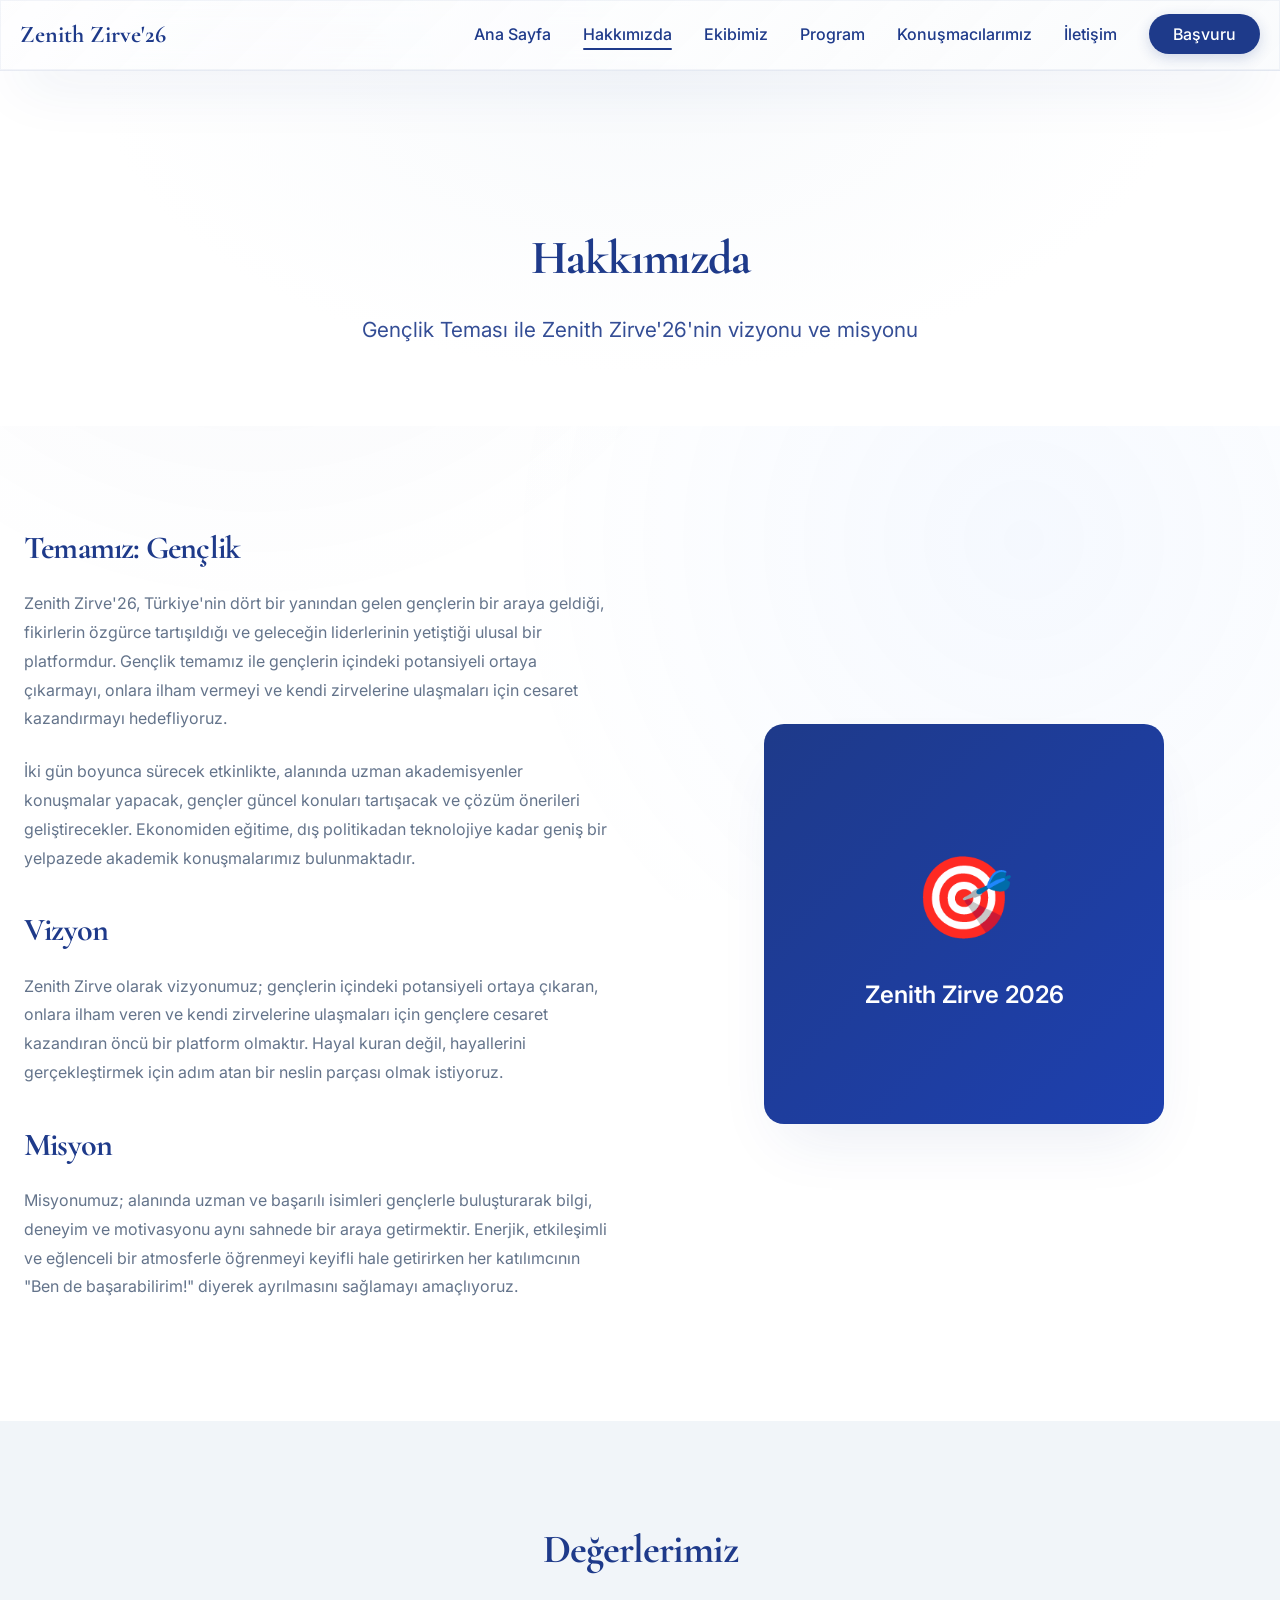
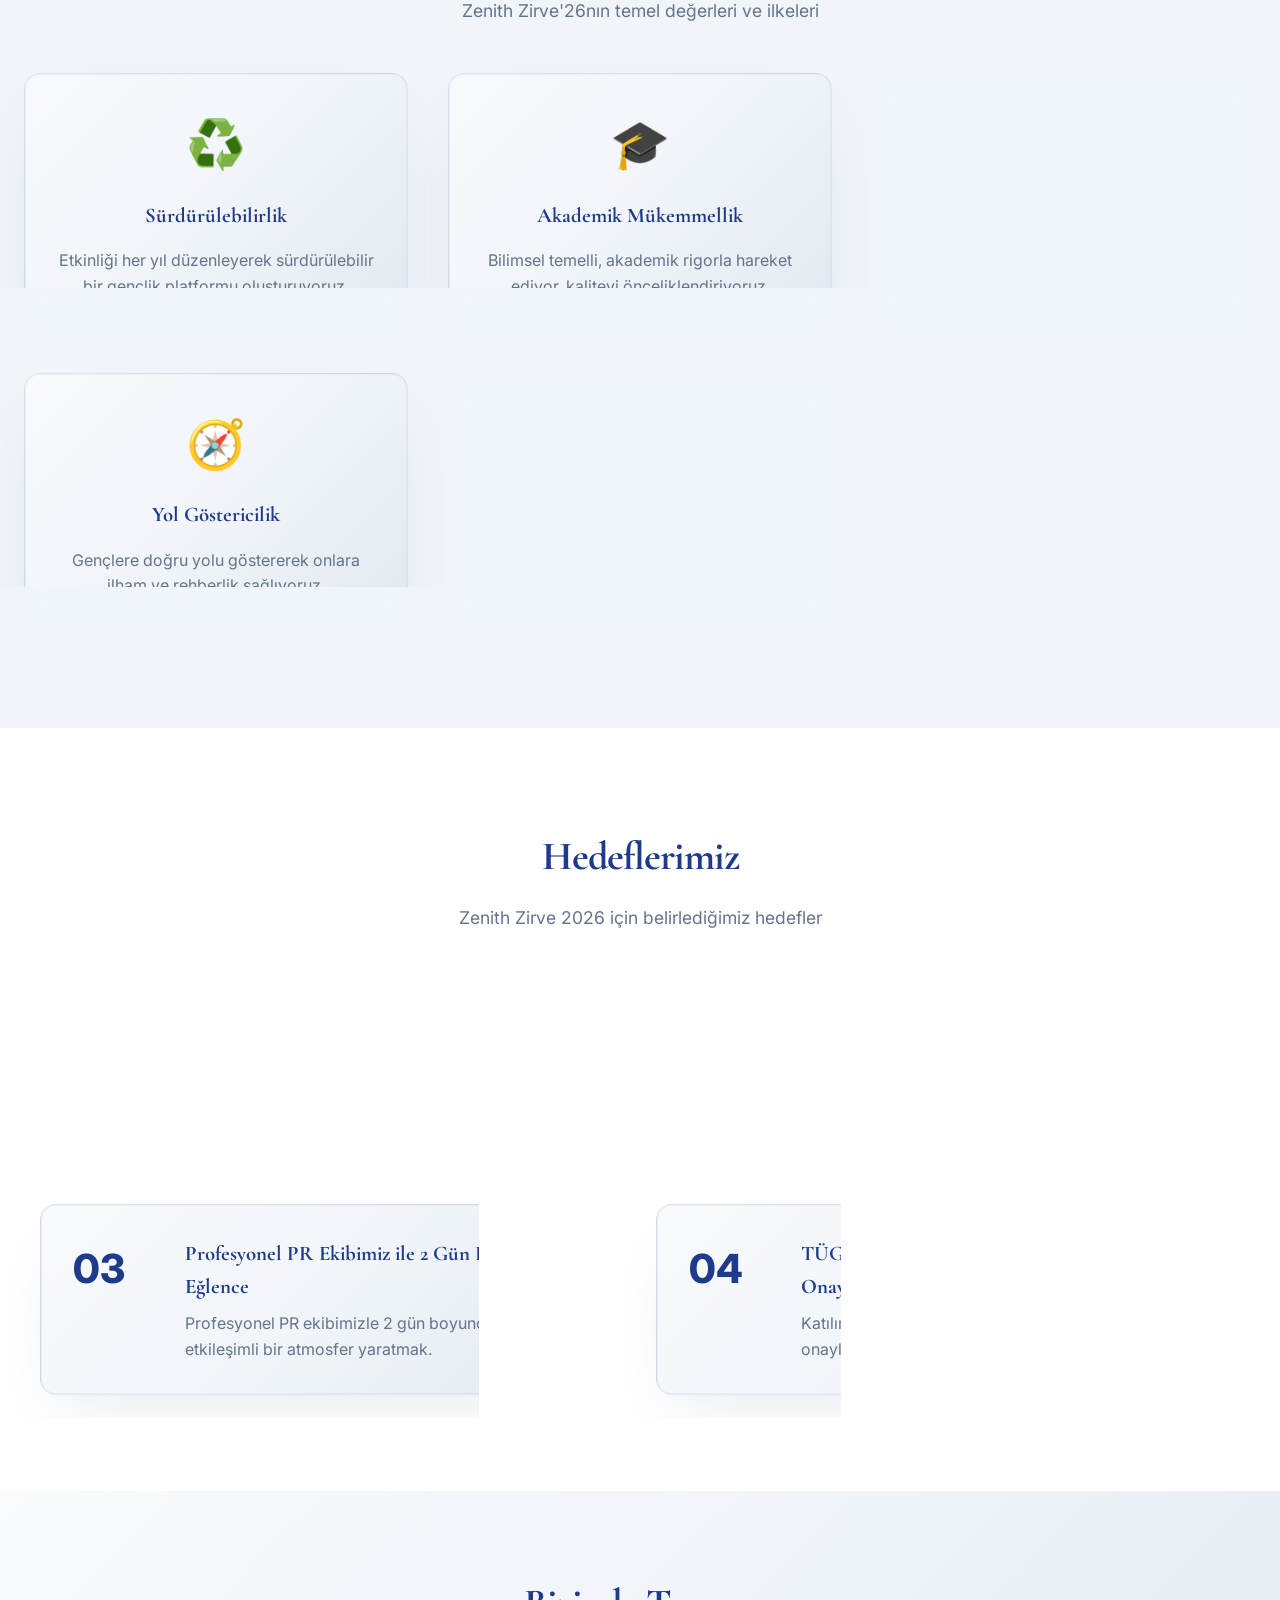
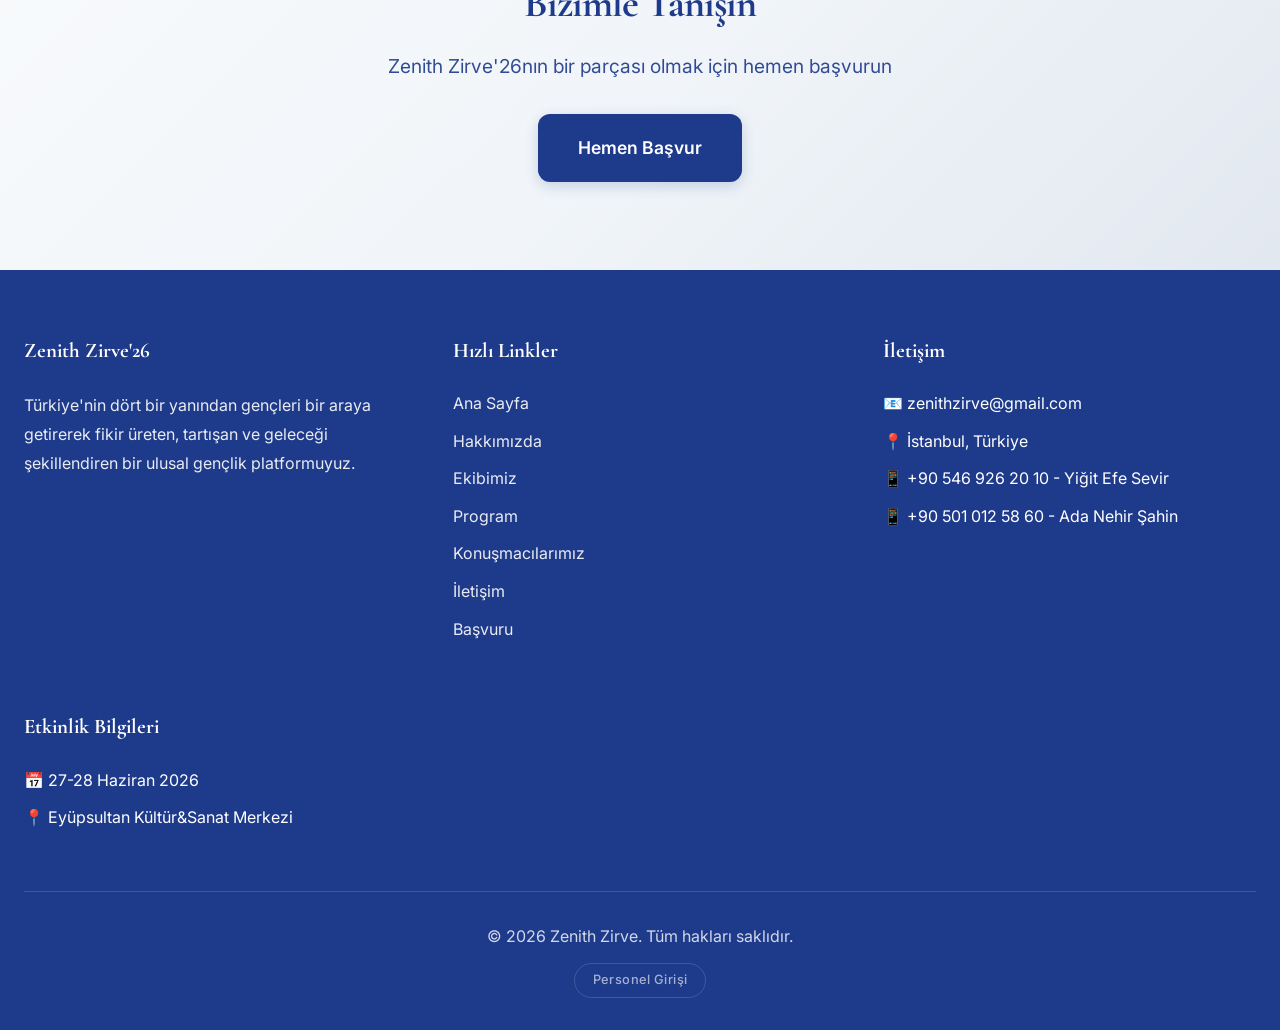
<file: hakkimizda.html>
<!DOCTYPE html>
<html lang="tr">
<head>
    <meta charset="UTF-8">
    <meta name="viewport" content="width=device-width, initial-scale=1.0">
    <title>Hakkımızda | Zenith Zirve'26</title>
    <meta name="description" content="Zenith Zirve'26'nın vizyonu, misyonu ve değerleri. Gençlerin potansiyelini ortaya çıkaran ulusal gençlik platformu hakkında bilgi edinin.">
    <meta name="author" content="Zenith Zirve">
    <meta name="theme-color" content="#1e3a8a">
    <link rel="canonical" href="https://01gokturk552.github.io/zenithzirve/hakkimizda.html">

    <!-- Open Graph / Sosyal Medya -->
    <meta property="og:type" content="website">
    <meta property="og:site_name" content="Zenith Zirve'26">
    <meta property="og:locale" content="tr_TR">
    <meta property="og:title" content="Hakkımızda | Zenith Zirve'26">
    <meta property="og:description" content="Zenith Zirve'26'nın vizyonu, misyonu ve değerleri. Gençlerin potansiyelini ortaya çıkaran ulusal gençlik platformu.">
    <meta property="og:url" content="https://01gokturk552.github.io/zenithzirve/hakkimizda.html">
    <meta property="og:image" content="https://01gokturk552.github.io/zenithzirve/zenithzirve.png">
    <meta name="twitter:card" content="summary_large_image">
    <meta name="twitter:title" content="Hakkımızda | Zenith Zirve'26">
    <meta name="twitter:description" content="Zenith Zirve'26'nın vizyonu, misyonu ve değerleri.">
    <meta name="twitter:image" content="https://01gokturk552.github.io/zenithzirve/zenithzirve.png">

    <link rel="stylesheet" href="styles.css">
    <link rel="icon" href="favicon.ico" type="image/x-icon">
    <link rel="apple-touch-icon" href="zenithzirve.png">
    <link rel="preconnect" href="https://fonts.googleapis.com">
    <link rel="preconnect" href="https://fonts.gstatic.com" crossorigin>
    <link href="https://fonts.googleapis.com/css2?family=Cormorant+Garamond:wght@400;500;600;700&family=Inter:wght@300;400;500;600;700;800&display=swap" rel="stylesheet">
</head>
<body>
    <a class="skip-link" href="#main">İçeriğe geç</a>
    <!-- Navigasyon -->
    <nav class="navbar" aria-label="Ana navigasyon">
        <div class="container">
            <div class="nav-brand">
                <a href="index.html">Zenith Zirve'26</a>
            </div>
            <ul class="nav-menu" id="navMenu">
                <li><a href="index.html">Ana Sayfa</a></li>
                <li><a href="hakkimizda.html" class="active">Hakkımızda</a></li>
                <li><a href="ekibimiz.html">Ekibimiz</a></li>
                <li><a href="program.html">Program</a></li>
                <li><a href="konusmacilarimiz.html">Konuşmacılarımız</a></li>
                <li><a href="iletisim.html">İletişim</a></li>
                <li><a href="basvuru.html" class="btn-nav">Başvuru</a></li>
            </ul>
            <button class="hamburger" type="button" aria-label="Menüyü aç/kapat" aria-expanded="false" aria-controls="navMenu">
                <span></span>
                <span></span>
                <span></span>
            </button>
        </div>
    </nav>

    <main id="main">
    <!-- Page Header -->
    <section class="page-header">
        <div class="container">
            <h1>Hakkımızda</h1>
            <p>Gençlik Teması ile Zenith Zirve'26'nin vizyonu ve misyonu</p>
        </div>
    </section>

    <!-- Hakkımızda İçeriği -->
    <section class="section">
        <div class="container">
            <div class="about-content">
                <div class="about-text">
                    <h2>Temamız: Gençlik</h2>
                    <p>Zenith Zirve'26, Türkiye'nin dört bir yanından gelen gençlerin bir araya geldiği, fikirlerin özgürce tartışıldığı ve geleceğin liderlerinin yetiştiği ulusal bir platformdur. Gençlik temamız ile gençlerin içindeki potansiyeli ortaya çıkarmayı, onlara ilham vermeyi ve kendi zirvelerine ulaşmaları için cesaret kazandırmayı hedefliyoruz.</p>
                    
                    <p>İki gün boyunca sürecek etkinlikte, alanında uzman akademisyenler konuşmalar yapacak, gençler güncel konuları tartışacak ve çözüm önerileri geliştirecekler. Ekonomiden eğitime, dış politikadan teknolojiye kadar geniş bir yelpazede akademik konuşmalarımız bulunmaktadır.</p>
                    
                    <h2>Vizyon</h2>
                    <p>Zenith Zirve olarak vizyonumuz; gençlerin içindeki potansiyeli ortaya çıkaran, onlara ilham veren ve kendi zirvelerine ulaşmaları için gençlere cesaret kazandıran öncü bir platform olmaktır. Hayal kuran değil, hayallerini gerçekleştirmek için adım atan bir neslin parçası olmak istiyoruz.</p>
                    
                    <h2>Misyon</h2>
                    <p>Misyonumuz; alanında uzman ve başarılı isimleri gençlerle buluşturarak bilgi, deneyim ve motivasyonu aynı sahnede bir araya getirmektir. Enerjik, etkileşimli ve eğlenceli bir atmosferle öğrenmeyi keyifli hale getirirken her katılımcının "Ben de başarabilirim!" diyerek ayrılmasını sağlamayı amaçlıyoruz.</p>
                </div>
                
                <div class="about-image">
                    <div class="image-placeholder">
                        <div class="placeholder-content">
                            <span>🎯</span>
                            <p>Zenith Zirve 2026</p>
                        </div>
                    </div>
                </div>
            </div>
        </div>
    </section>

    <!-- Değerlerimiz -->
    <section class="section section-alt">
        <div class="container">
            <div class="section-header">
                <h2>Değerlerimiz</h2>
                <p>Zenith Zirve'26nın temel değerleri ve ilkeleri</p>
            </div>
            <div class="values-grid">
                <div class="value-card">
                    <div class="value-icon">♻️</div>
                    <h3>Sürdürülebilirlik</h3>
                    <p>Etkinliği her yıl düzenleyerek sürdürülebilir bir gençlik platformu oluşturuyoruz.</p>
                </div>
                <div class="value-card">
                    <div class="value-icon">🎓</div>
                    <h3>Akademik Mükemmellik</h3>
                    <p>Bilimsel temelli, akademik rigorla hareket ediyor, kaliteyi önceliklendiriyoruz.</p>
                </div>
                <div class="value-card">
                    <div class="value-icon">🚀</div>
                    <h3>Liderlik</h3>
                    <p>Genç liderler yetiştiriyor, onları geleceğin karar süreçlerine hazırlıyoruz.</p>
                </div>
                <div class="value-card">
                    <div class="value-icon">🧭</div>
                    <h3>Yol Göstericilik</h3>
                    <p>Gençlere doğru yolu göstererek onlara ilham ve rehberlik sağlıyoruz.</p>
                </div>
                <div class="value-card">
                    <div class="value-icon">💡</div>
                    <h3>Yenilikçilik</h3>
                    <p>Yeni fikirlere açık, yaratıcı çözümler geliştiren bir yaklaşım sergiliyoruz.</p>
                </div>
            </div>
        </div>
    </section>

    <!-- Hedeflerimiz -->
    <section class="section">
        <div class="container">
            <div class="section-header">
                <h2>Hedeflerimiz</h2>
                <p>Zenith Zirve 2026 için belirlediğimiz hedefler</p>
            </div>
            <div class="goals-list">
                <div class="goal-item">
                    <div class="goal-number">01</div>
                    <div class="goal-content">
                        <h3>350+ Genç Liseli Katılımcı</h3>
                        <p>Türkiye'nin dört bir yanından 350+ genç liseliyi bir araya getirerek geniş bir katılımcı kitlesi oluşturmak.</p>
                    </div>
                </div>
                <div class="goal-item">
                    <div class="goal-number">02</div>
                    <div class="goal-content">
                        <h3>Alanında Uzman Akademik Başarısı Yüksek Konuşmacılar</h3>
                        <p>Alanında uzman ve akademik başarısı yüksek konuşmacılarla gençlere ilham vermek.</p>
                    </div>
                </div>
                <div class="goal-item">
                    <div class="goal-number">03</div>
                    <div class="goal-content">
                        <h3>Profesyonel PR Ekibimiz ile 2 Gün Boyunca Eğlence</h3>
                        <p>Profesyonel PR ekibimizle 2 gün boyunca eğlenceli ve etkileşimli bir atmosfer yaratmak.</p>
                    </div>
                </div>
                <div class="goal-item">
                    <div class="goal-number">04</div>
                    <div class="goal-content">
                        <h3>TÜGVA ve Türk Genç Kızılay Eyüpsultan Onaylı Sertifika</h3>
                        <p>Katılımcılara TÜGVA ve Türk Genç Kızılay Eyüpsultan onaylı değerli sertifikalar sunmak.</p>
                    </div>
                </div>
            </div>
        </div>
    </section>

    <!-- CTA Section -->
    <section class="cta">
        <div class="container">
            <h2>Bizimle Tanışın</h2>
            <p>Zenith Zirve'26nın bir parçası olmak için hemen başvurun</p>
            <a href="basvuru.html" class="btn btn-primary btn-large">Hemen Başvur</a>
        </div>
    </section>
    </main>

    <!-- Footer -->
    <footer class="footer">
        <div class="container">
            <div class="footer-grid">
                <div class="footer-section">
                    <h3>Zenith Zirve'26</h3>
                    <p>Türkiye'nin dört bir yanından gençleri bir araya getirerek fikir üreten, tartışan ve geleceği şekillendiren bir ulusal gençlik platformuyuz.</p>
                </div>
                <div class="footer-section">
                    <h3>Hızlı Linkler</h3>
                    <ul>
                        <li><a href="index.html">Ana Sayfa</a></li>
                        <li><a href="hakkimizda.html">Hakkımızda</a></li>
                        <li><a href="ekibimiz.html">Ekibimiz</a></li>
                        <li><a href="program.html">Program</a></li>
                        <li><a href="konusmacilarimiz.html">Konuşmacılarımız</a></li>
                        <li><a href="iletisim.html">İletişim</a></li>
                        <li><a href="basvuru.html">Başvuru</a></li>
                    </ul>
                </div>
                <div class="footer-section">
                    <h3>İletişim</h3>
                    <ul>
                        <li>📧 zenithzirve@gmail.com</li>
                        <li>📍 İstanbul, Türkiye</li>
                        <li>📱 +90 546 926 20 10 - Yiğit Efe Sevir</li>
                        <li>📱 +90 501 012 58 60 - Ada Nehir Şahin</li>      
                    </ul>
                </div>
                <div class="footer-section">
                    <h3>Etkinlik Bilgileri</h3>
                    <ul>
                        <li>📅 27-28 Haziran 2026</li>
                        <li>📍 Eyüpsultan Kültür&Sanat Merkezi</li>
                    </ul>
                </div>
            </div>
            <div class="footer-bottom">
                <p>&copy; 2026 Zenith Zirve. Tüm hakları saklıdır.</p>
            </div>
        </div>
    </footer>

    <script src="script.js"></script>
</body>
</html>
</file>
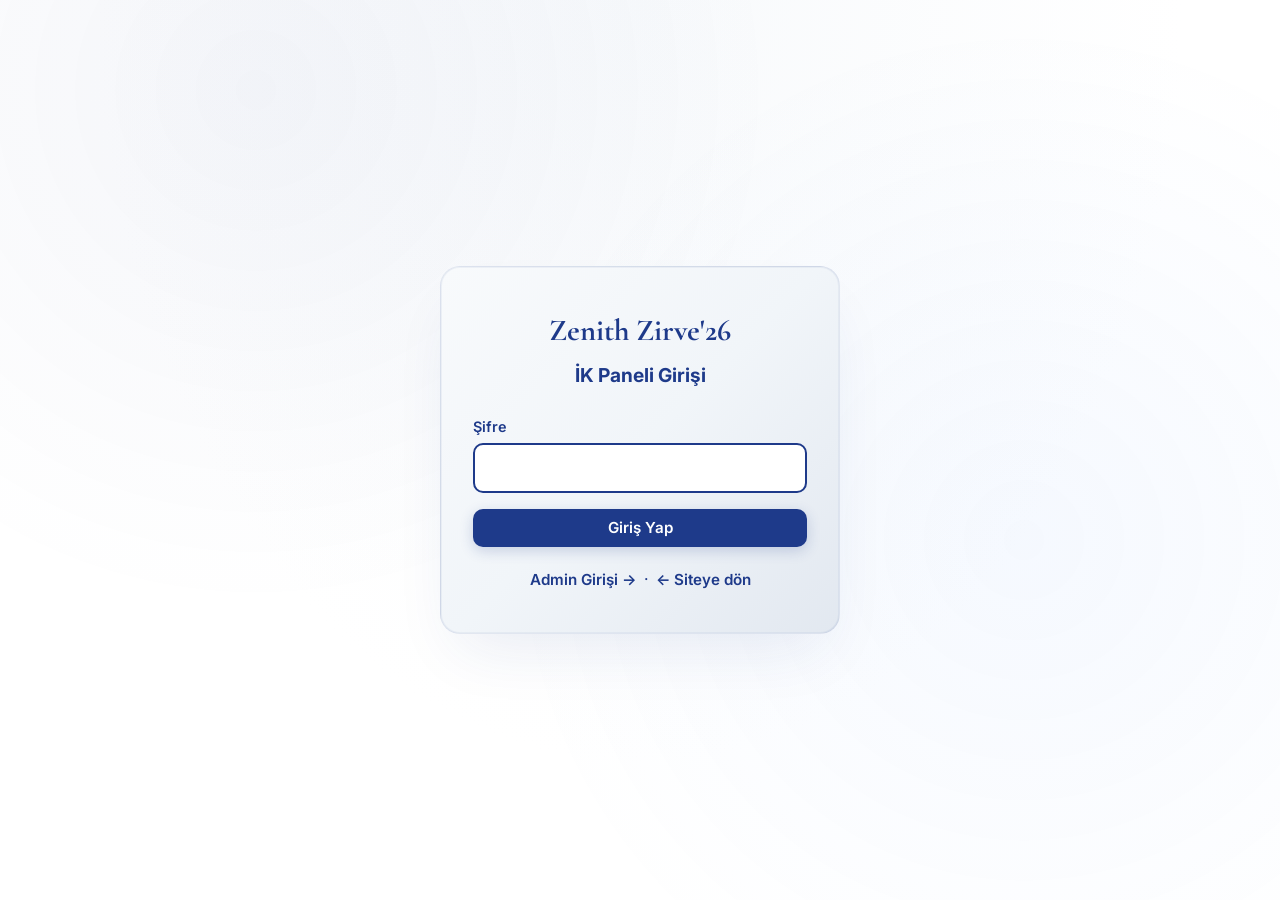
<file: ik-login.html>
<!DOCTYPE html>
<html lang="tr">
<head>
    <meta charset="UTF-8">
    <meta name="viewport" content="width=device-width, initial-scale=1.0">
    <title>İK Girişi | Zenith Zirve'26</title>
    <meta name="robots" content="noindex, nofollow">
    <link rel="stylesheet" href="styles.css">
    <link rel="stylesheet" href="panel.css">
    <link rel="icon" href="favicon.ico" type="image/x-icon">
    <link rel="preconnect" href="https://fonts.googleapis.com">
    <link rel="preconnect" href="https://fonts.gstatic.com" crossorigin>
    <link href="https://fonts.googleapis.com/css2?family=Cormorant+Garamond:wght@400;500;600;700&family=Inter:wght@300;400;500;600;700;800&display=swap" rel="stylesheet">
</head>
<body class="panel-body">
    <div class="login-wrap">
        <form id="loginForm" class="login-card">
            <div class="logo">Zenith Zirve'26</div>
            <h1>İK Paneli Girişi</h1>
            <div id="loginStatus" class="status"></div>
            <div class="field">
                <label for="pw">Şifre</label>
                <input type="password" id="pw" autocomplete="current-password" required autofocus>
            </div>
            <button type="submit" class="pbtn pbtn-primary" style="width:100%; justify-content:center;">Giriş Yap</button>
            <p id="demoHint" class="field-hint" hidden style="margin-top:1rem;"></p>
            <p style="margin-top:1.25rem;">
                <a class="panel-link" href="admin-login.html">Admin Girişi →</a>
                &nbsp;·&nbsp;
                <a class="panel-link" href="index.html">← Siteye dön</a>
            </p>
        </form>
    </div>

    <script src="config.js"></script>
    <script src="default-data.js"></script>
    <script src="panel-common.js"></script>
    <script>window.LOGIN_ROLE = "ik"; window.LOGIN_REDIRECT = "ik-panel.html";</script>
    <script src="login.js"></script>
</body>
</html>
</file>
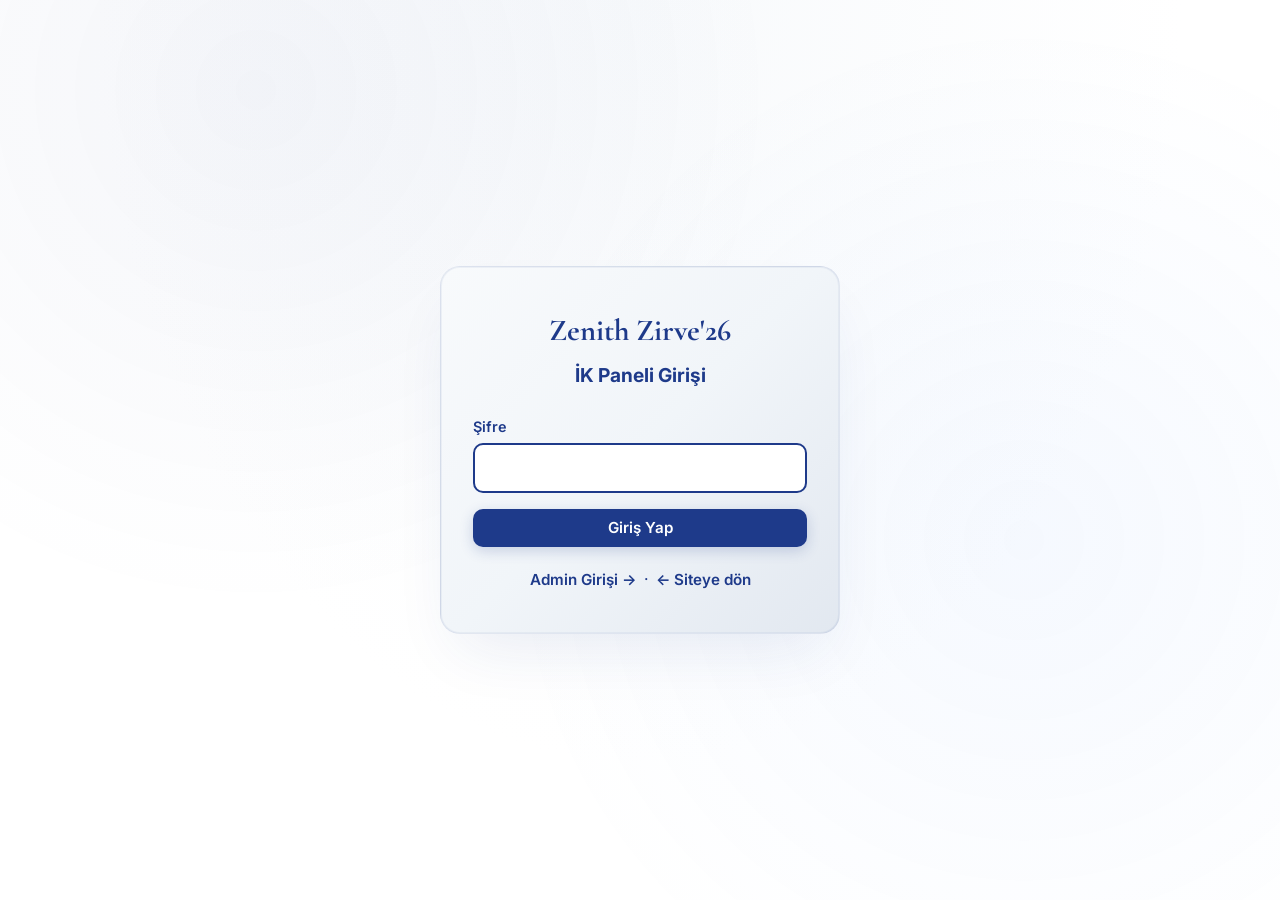
<file: ik-panel.html>
<!DOCTYPE html>
<html lang="tr">
<head>
    <meta charset="UTF-8">
    <meta name="viewport" content="width=device-width, initial-scale=1.0">
    <title>İK Paneli | Zenith Zirve'26</title>
    <meta name="robots" content="noindex, nofollow">
    <link rel="stylesheet" href="styles.css">
    <link rel="stylesheet" href="panel.css">
    <link rel="icon" href="favicon.ico" type="image/x-icon">
    <link rel="preconnect" href="https://fonts.googleapis.com">
    <link rel="preconnect" href="https://fonts.gstatic.com" crossorigin>
    <link href="https://fonts.googleapis.com/css2?family=Cormorant+Garamond:wght@400;500;600;700&family=Inter:wght@300;400;500;600;700;800&display=swap" rel="stylesheet">
</head>
<body class="panel-body">
    <div id="app">
        <header class="panel-topbar">
            <div class="container">
                <div class="panel-brand">
                    <a href="index.html" class="logo">Zenith Zirve'26</a>
                    <span class="tag">İK</span>
                </div>
                <div class="panel-actions">
                    <a class="panel-link" href="admin-login.html">Admin Paneli →</a>
                    <a class="panel-link" href="index.html" target="_blank" rel="noopener">Siteyi Aç ↗</a>
                    <button id="logoutBtn" class="pbtn pbtn-ghost pbtn-sm">Çıkış</button>
                </div>
            </div>
        </header>

        <main class="panel-main">
            <div class="container">
                <div class="panel-head">
                    <h1>Başvurular</h1>
                    <p>Delege ve delegasyon başvuruları (Google Form yanıtları).</p>
                </div>

                <div id="modeBanner" class="mode-banner" hidden></div>
                <div id="globalStatus" class="status"></div>

                <div class="toolbar">
                    <input type="search" id="search" class="grow" placeholder="Başvurularda ara (isim, e-posta, okul…)">
                    <select id="typeFilter" hidden></select>
                    <select id="statusFilter">
                        <option value="">Tüm durumlar</option>
                        <option value="Beklemede">Beklemede</option>
                        <option value="Onaylandı">Onaylandı</option>
                        <option value="Reddedildi">Reddedildi</option>
                        <option value="Tekrar İstendi">Tekrar İstendi</option>
                    </select>
                    <button id="viewToggle" class="pbtn pbtn-ghost">Tablo görünümü</button>
                    <button id="refreshBtn" class="pbtn pbtn-ghost">Yenile</button>
                    <button id="csvBtn" class="pbtn pbtn-ghost">CSV indir</button>
                    <span id="count" class="count-badge"></span>
                </div>

                <div id="tableHost"></div>
            </div>
        </main>
    </div>

    <script src="config.js"></script>
    <script src="default-data.js"></script>
    <script src="panel-common.js"></script>
    <script src="ik-panel.js"></script>
</body>
</html>
</file>
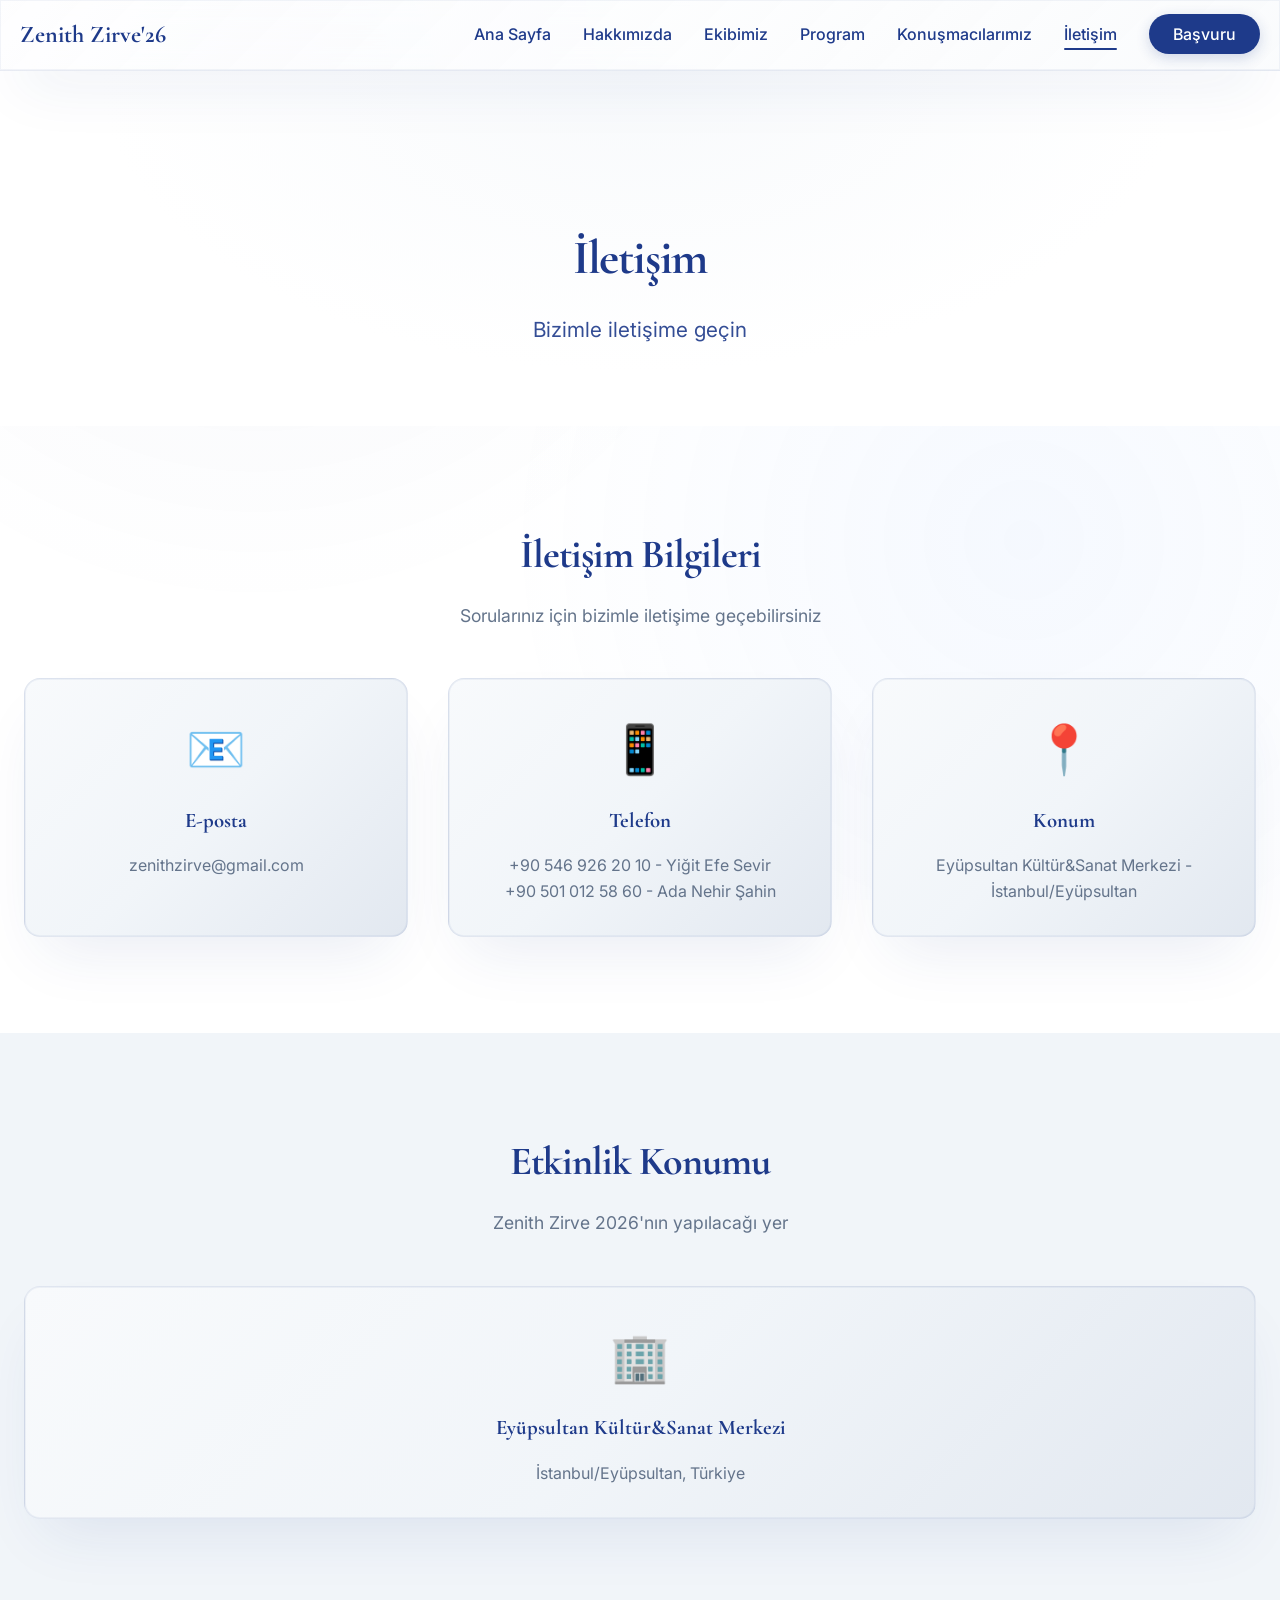
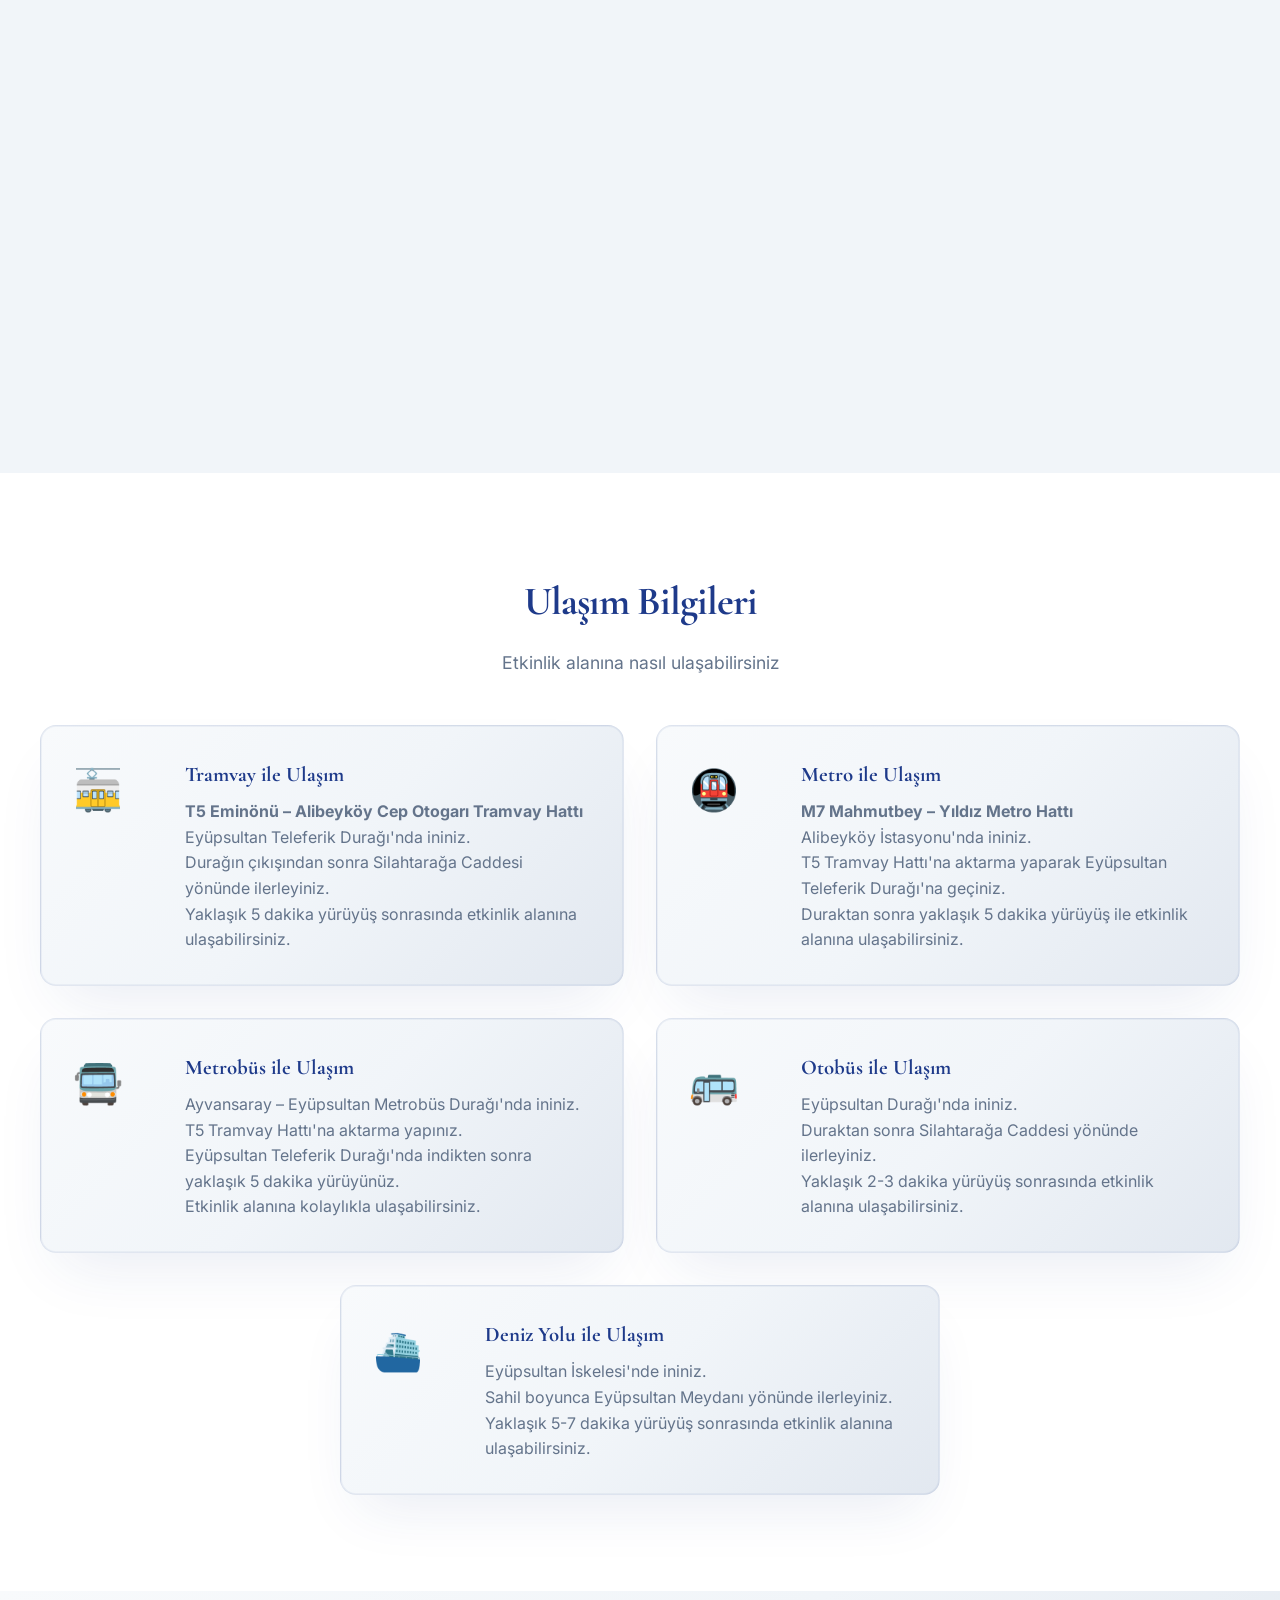
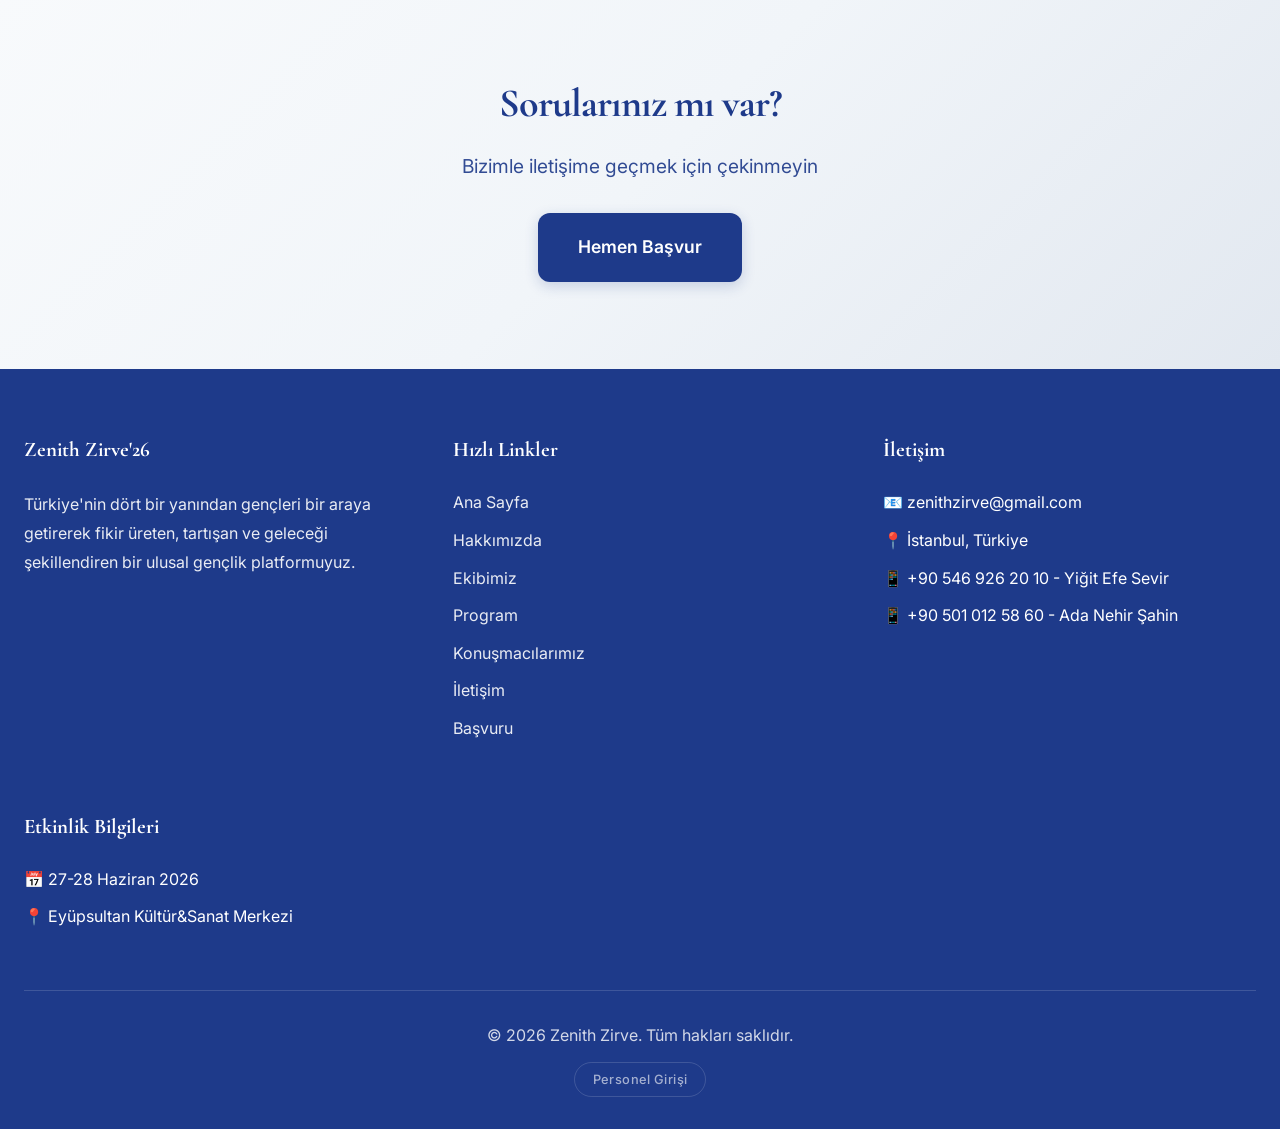
<file: iletisim.html>
<!DOCTYPE html>
<html lang="tr">
<head>
    <meta charset="UTF-8">
    <meta name="viewport" content="width=device-width, initial-scale=1.0">
    <title>İletişim | Zenith Zirve'26</title>
    <meta name="description" content="Zenith Zirve'26 iletişim bilgileri, etkinlik konumu ve ulaşım rehberi. Eyüpsultan Kültür ve Sanat Merkezi'ne nasıl ulaşılır?">
    <meta name="author" content="Zenith Zirve">
    <meta name="theme-color" content="#1e3a8a">
    <link rel="canonical" href="https://01gokturk552.github.io/zenithzirve/iletisim.html">

    <!-- Open Graph / Sosyal Medya -->
    <meta property="og:type" content="website">
    <meta property="og:site_name" content="Zenith Zirve'26">
    <meta property="og:locale" content="tr_TR">
    <meta property="og:title" content="İletişim | Zenith Zirve'26">
    <meta property="og:description" content="İletişim bilgileri, etkinlik konumu ve ulaşım rehberi. Eyüpsultan Kültür ve Sanat Merkezi.">
    <meta property="og:url" content="https://01gokturk552.github.io/zenithzirve/iletisim.html">
    <meta property="og:image" content="https://01gokturk552.github.io/zenithzirve/zenithzirve.png">
    <meta name="twitter:card" content="summary_large_image">
    <meta name="twitter:title" content="İletişim | Zenith Zirve'26">
    <meta name="twitter:description" content="İletişim bilgileri, etkinlik konumu ve ulaşım rehberi.">
    <meta name="twitter:image" content="https://01gokturk552.github.io/zenithzirve/zenithzirve.png">

    <link rel="stylesheet" href="styles.css">
    <link rel="icon" href="favicon.ico" type="image/x-icon">
    <link rel="apple-touch-icon" href="zenithzirve.png">
    <link rel="preconnect" href="https://fonts.googleapis.com">
    <link rel="preconnect" href="https://fonts.gstatic.com" crossorigin>
    <link href="https://fonts.googleapis.com/css2?family=Cormorant+Garamond:wght@400;500;600;700&family=Inter:wght@300;400;500;600;700;800&display=swap" rel="stylesheet">
</head>
<body>
    <a class="skip-link" href="#main">İçeriğe geç</a>
    <!-- Navigasyon -->
    <nav class="navbar" aria-label="Ana navigasyon">
        <div class="container">
            <div class="nav-brand">
                <a href="index.html">Zenith Zirve'26</a>
            </div>
            <ul class="nav-menu" id="navMenu">
                <li><a href="index.html">Ana Sayfa</a></li>
                <li><a href="hakkimizda.html">Hakkımızda</a></li>
                <li><a href="ekibimiz.html">Ekibimiz</a></li>
                <li><a href="program.html">Program</a></li>
                <li><a href="konusmacilarimiz.html">Konuşmacılarımız</a></li>
                <li><a href="iletisim.html" class="active">İletişim</a></li>
                <li><a href="basvuru.html" class="btn-nav">Başvuru</a></li>
            </ul>
            <button class="hamburger" type="button" aria-label="Menüyü aç/kapat" aria-expanded="false" aria-controls="navMenu">
                <span></span>
                <span></span>
                <span></span>
            </button>
        </div>
    </nav>

    <main id="main">
    <!-- Page Header -->
    <section class="page-header">
        <div class="container">
            <h1>İletişim</h1>
            <p>Bizimle iletişime geçin</p>
        </div>
    </section>

    <!-- İletişim Bilgileri -->
    <section class="section">
        <div class="container">
            <div class="section-header">
                <h2>İletişim Bilgileri</h2>
                <p>Sorularınız için bizimle iletişime geçebilirsiniz</p>
            </div>
            <div class="features-grid">
                <div class="feature-card">
                    <div class="feature-icon">📧</div>
                    <h3>E-posta</h3>
                    <p>zenithzirve@gmail.com</p>
                </div>
                <div class="feature-card">
                    <div class="feature-icon">📱</div>
                    <h3>Telefon</h3>
                    <p>+90 546 926 20 10 - Yiğit Efe Sevir</p>
                    <p>+90 501 012 58 60 - Ada Nehir Şahin</p>
                </div>
                <div class="feature-card">
                    <div class="feature-icon">📍</div>
                    <h3>Konum</h3>
                    <p>Eyüpsultan Kültür&Sanat Merkezi - İstanbul/Eyüpsultan</p>
                </div>
            </div>
        </div>
    </section>

    <!-- Etkinlik Konumu -->
    <section class="section section-alt">
        <div class="container">
            <div class="section-header">
                <h2>Etkinlik Konumu</h2>
                <p>Zenith Zirve 2026'nın yapılacağı yer</p>
            </div>
            <div class="feature-card">
                <div class="feature-icon">🏢</div>
                <h3>Eyüpsultan Kültür&Sanat Merkezi</h3>
                <p>İstanbul/Eyüpsultan, Türkiye</p>
            </div>
            <div class="map-container">
                <iframe
                    title="Eyüpsultan Kültür ve Sanat Merkezi konum haritası"
                    src="https://www.google.com/maps/embed?pb=!1m18!1m12!1m3!1d3008.4012520209667!2d28.943794999999998!3d41.060221!2m3!1f0!2f0!3f0!3m2!1i1024!2i768!4f13.1!3m3!1m2!1s0x14cab0c9cf31725b%3A0xeb34e08a03f93ba7!2sEy%C3%BCpsultan%20K%C3%BClt%C3%BCr%20Sanat%20Merkezi!5e0!3m2!1str!2str!4v1780593860655!5m2!1str!2str"
                    width="100%"
                    height="450"
                    style="border:0; border-radius: 16px;"
                    allowfullscreen=""
                    loading="lazy"
                    referrerpolicy="no-referrer-when-downgrade">
                </iframe>
            </div>
        </div>
    </section>

    <!-- Ulaşım Bilgileri -->
    <section class="section">
        <div class="container">
            <div class="section-header">
                <h2>Ulaşım Bilgileri</h2>
                <p>Etkinlik alanına nasıl ulaşabilirsiniz</p>
            </div>
            <div class="goals-list">
                <div class="goal-item">
                    <div class="goal-number">🚋</div>
                    <div class="goal-content">
                        <h3>Tramvay ile Ulaşım</h3>
                        <p><strong>T5 Eminönü – Alibeyköy Cep Otogarı Tramvay Hattı</strong></p>
                        <p>Eyüpsultan Teleferik Durağı'nda ininiz.</p>
                        <p>Durağın çıkışından sonra Silahtarağa Caddesi yönünde ilerleyiniz.</p>
                        <p>Yaklaşık 5 dakika yürüyüş sonrasında etkinlik alanına ulaşabilirsiniz.</p>
                    </div>
                </div>
                <div class="goal-item">
                    <div class="goal-number">🚇</div>
                    <div class="goal-content">
                        <h3>Metro ile Ulaşım</h3>
                        <p><strong>M7 Mahmutbey – Yıldız Metro Hattı</strong></p>
                        <p>Alibeyköy İstasyonu'nda ininiz.</p>
                        <p>T5 Tramvay Hattı'na aktarma yaparak Eyüpsultan Teleferik Durağı'na geçiniz.</p>
                        <p>Duraktan sonra yaklaşık 5 dakika yürüyüş ile etkinlik alanına ulaşabilirsiniz.</p>
                    </div>
                </div>
                <div class="goal-item">
                    <div class="goal-number">🚍</div>
                    <div class="goal-content">
                        <h3>Metrobüs ile Ulaşım</h3>
                        <p>Ayvansaray – Eyüpsultan Metrobüs Durağı'nda ininiz.</p>
                        <p>T5 Tramvay Hattı'na aktarma yapınız.</p>
                        <p>Eyüpsultan Teleferik Durağı'nda indikten sonra yaklaşık 5 dakika yürüyünüz.</p>
                        <p>Etkinlik alanına kolaylıkla ulaşabilirsiniz.</p>
                    </div>
                </div>
                <div class="goal-item">
                    <div class="goal-number">🚌</div>
                    <div class="goal-content">
                        <h3>Otobüs ile Ulaşım</h3>
                        <p>Eyüpsultan Durağı'nda ininiz.</p>
                        <p>Duraktan sonra Silahtarağa Caddesi yönünde ilerleyiniz.</p>
                        <p>Yaklaşık 2-3 dakika yürüyüş sonrasında etkinlik alanına ulaşabilirsiniz.</p>
                    </div>
                </div>
                <div class="goal-item">
                    <div class="goal-number">⛴️</div>
                    <div class="goal-content">
                        <h3>Deniz Yolu ile Ulaşım</h3>
                        <p>Eyüpsultan İskelesi'nde ininiz.</p>
                        <p>Sahil boyunca Eyüpsultan Meydanı yönünde ilerleyiniz.</p>
                        <p>Yaklaşık 5-7 dakika yürüyüş sonrasında etkinlik alanına ulaşabilirsiniz.</p>
                    </div>
                </div>
            </div>
        </div>
    </section>

    <!-- CTA Section -->
    <section class="cta">
        <div class="container">
            <h2>Sorularınız mı var?</h2>
            <p>Bizimle iletişime geçmek için çekinmeyin</p>
            <a href="basvuru.html" class="btn btn-primary btn-large">Hemen Başvur</a>
        </div>
    </section>
    </main>

    <!-- Footer -->
    <footer class="footer">
        <div class="container">
            <div class="footer-grid">
                <div class="footer-section">
                    <h3>Zenith Zirve'26</h3>
                    <p>Türkiye'nin dört bir yanından gençleri bir araya getirerek fikir üreten, tartışan ve geleceği şekillendiren bir ulusal gençlik platformuyuz.</p>
                </div>
                <div class="footer-section">
                    <h3>Hızlı Linkler</h3>
                    <ul>
                        <li><a href="index.html">Ana Sayfa</a></li>
                        <li><a href="hakkimizda.html">Hakkımızda</a></li>
                        <li><a href="ekibimiz.html">Ekibimiz</a></li>
                        <li><a href="program.html">Program</a></li>
                        <li><a href="konusmacilarimiz.html">Konuşmacılarımız</a></li>
                        <li><a href="iletisim.html">İletişim</a></li>
                        <li><a href="basvuru.html">Başvuru</a></li>
                    </ul>
                </div>
                <div class="footer-section">
                    <h3>İletişim</h3>
                    <ul>
                        <li>📧 zenithzirve@gmail.com</li>
                        <li>📍 İstanbul, Türkiye</li>
                        <li>📱 +90 546 926 20 10 - Yiğit Efe Sevir</li>
                        <li>📱 +90 501 012 58 60 - Ada Nehir Şahin</li>  
                    </ul>
                </div>
                <div class="footer-section">
                    <h3>Etkinlik Bilgileri</h3>
                    <ul>
                        <li>📅 27-28 Haziran 2026</li>
                        <li>📍 Eyüpsultan Kültür&Sanat Merkezi</li>
                    </ul>
                </div>
            </div>
            <div class="footer-bottom">
                <p>&copy; 2026 Zenith Zirve. Tüm hakları saklıdır.</p>
            </div>
        </div>
    </footer>

    <script src="script.js"></script>
</body>
</html>
</file>
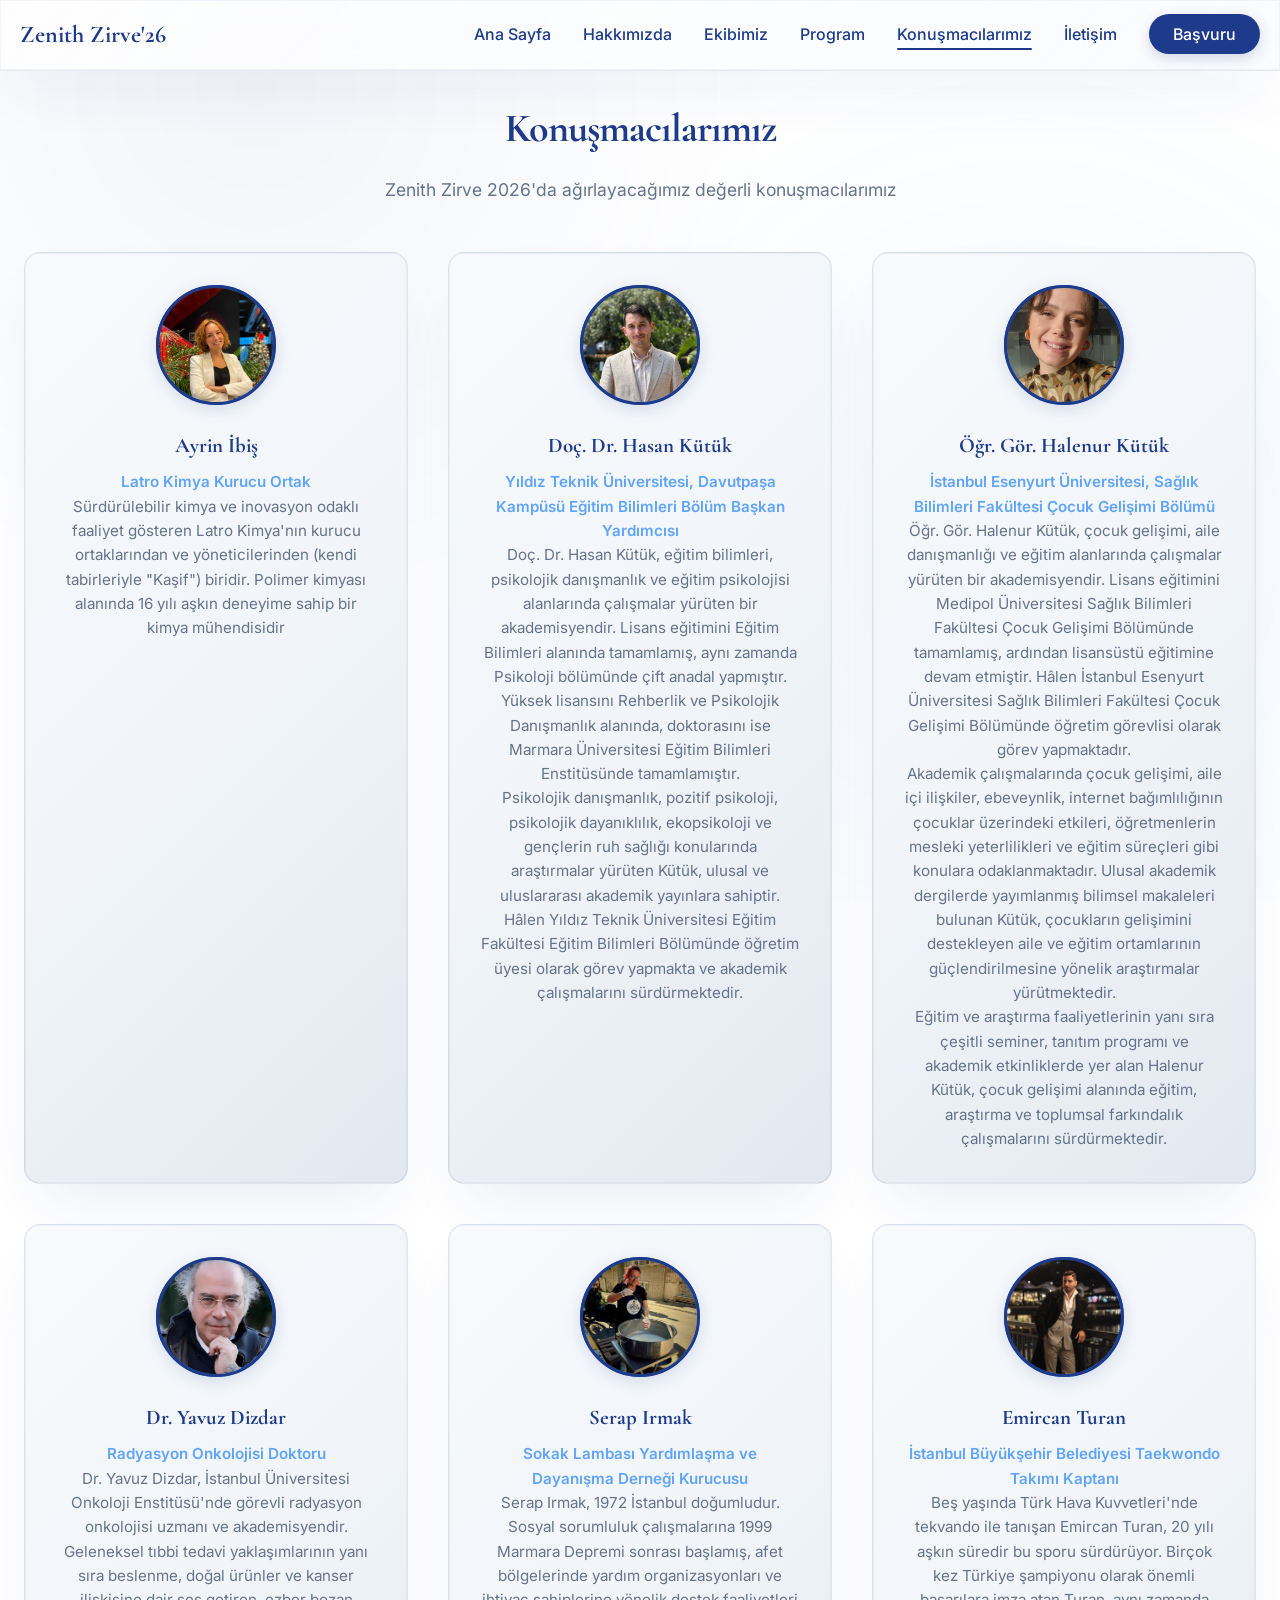
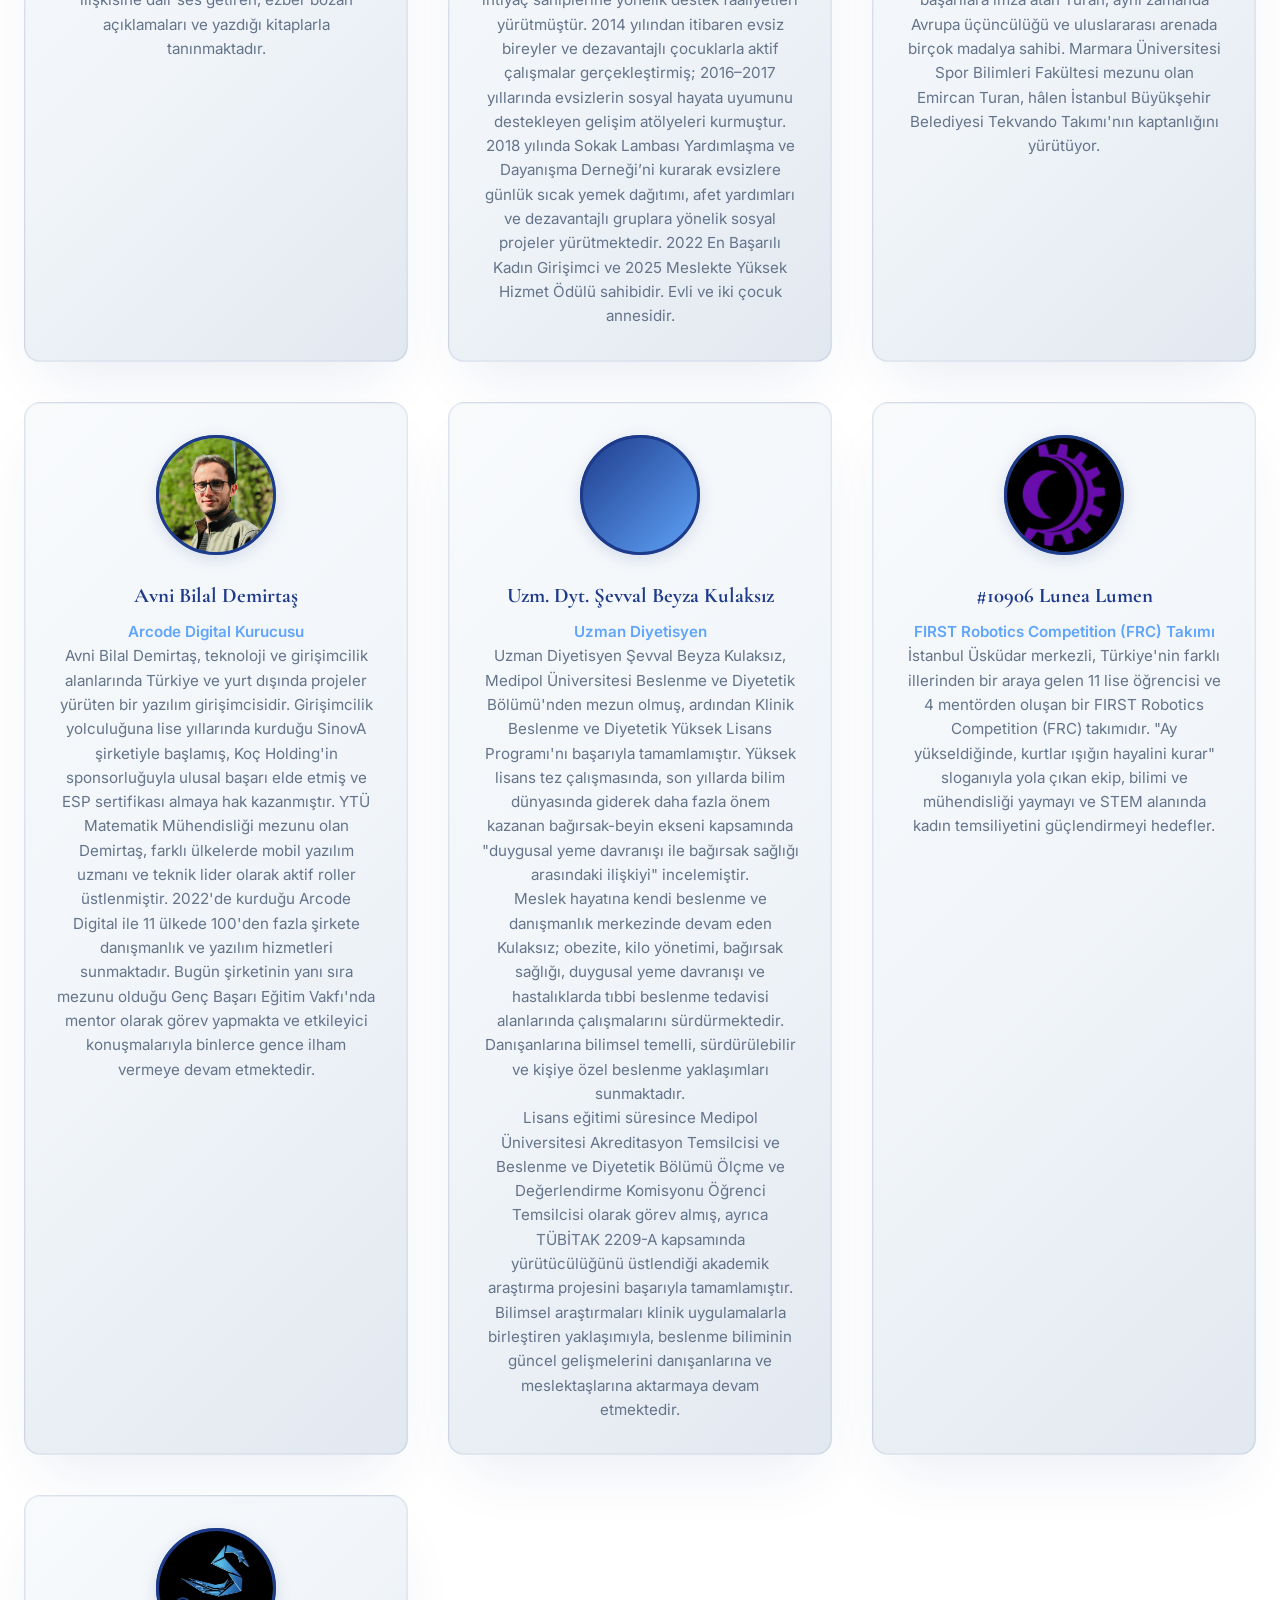
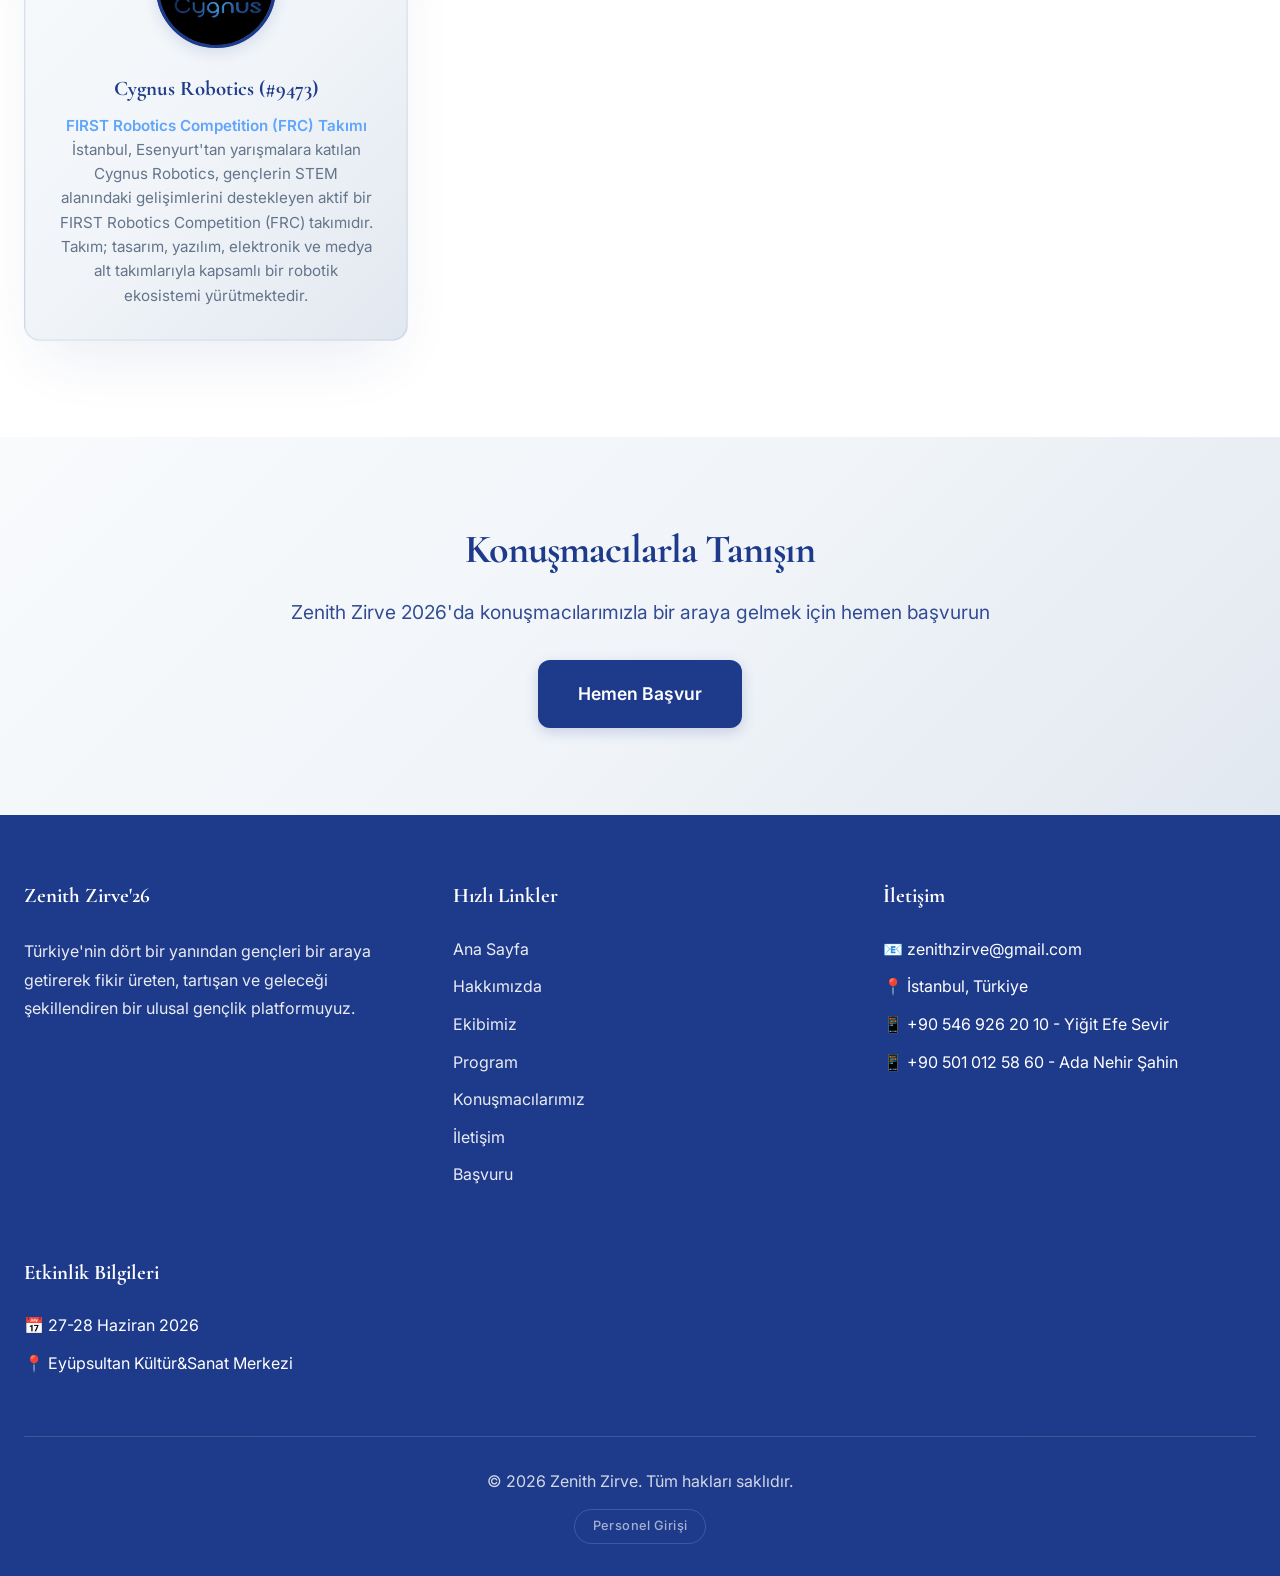
<file: konusmacilarimiz.html>
<!DOCTYPE html>
<html lang="tr">
<head>
    <meta charset="UTF-8">
    <meta name="viewport" content="width=device-width, initial-scale=1.0">
    <title>Konuşmacılarımız | Zenith Zirve'26</title>
    <meta name="description" content="Zenith Zirve'26'da ağırlayacağımız değerli konuşmacılar: alanında uzman akademisyenler, girişimciler ve ilham veren isimler.">
    <meta name="author" content="Zenith Zirve">
    <meta name="theme-color" content="#1e3a8a">
    <link rel="canonical" href="https://01gokturk552.github.io/zenithzirve/konusmacilarimiz.html">

    <!-- Open Graph / Sosyal Medya -->
    <meta property="og:type" content="website">
    <meta property="og:site_name" content="Zenith Zirve'26">
    <meta property="og:locale" content="tr_TR">
    <meta property="og:title" content="Konuşmacılarımız | Zenith Zirve'26">
    <meta property="og:description" content="Zenith Zirve'26'da ağırlayacağımız değerli konuşmacılar: alanında uzman akademisyenler, girişimciler ve ilham veren isimler.">
    <meta property="og:url" content="https://01gokturk552.github.io/zenithzirve/konusmacilarimiz.html">
    <meta property="og:image" content="https://01gokturk552.github.io/zenithzirve/zenithzirve.png">
    <meta name="twitter:card" content="summary_large_image">
    <meta name="twitter:title" content="Konuşmacılarımız | Zenith Zirve'26">
    <meta name="twitter:description" content="Zenith Zirve'26'da ağırlayacağımız değerli konuşmacılar.">
    <meta name="twitter:image" content="https://01gokturk552.github.io/zenithzirve/zenithzirve.png">

    <link rel="stylesheet" href="styles.css">
    <link rel="icon" href="favicon.ico" type="image/x-icon">
    <link rel="apple-touch-icon" href="zenithzirve.png">
    <link rel="preconnect" href="https://fonts.googleapis.com">
    <link rel="preconnect" href="https://fonts.gstatic.com" crossorigin>
    <link href="https://fonts.googleapis.com/css2?family=Cormorant+Garamond:wght@400;500;600;700&family=Inter:wght@300;400;500;600;700;800&display=swap" rel="stylesheet">
</head>
<body>
    <a class="skip-link" href="#main">İçeriğe geç</a>
    <!-- Navigasyon -->
    <nav class="navbar" aria-label="Ana navigasyon">
        <div class="container">
            <div class="nav-brand">
                <a href="index.html">Zenith Zirve'26</a>
            </div>
            <ul class="nav-menu" id="navMenu">
                <li><a href="index.html">Ana Sayfa</a></li>
                <li><a href="hakkimizda.html">Hakkımızda</a></li>
                <li><a href="ekibimiz.html">Ekibimiz</a></li>
                <li><a href="program.html">Program</a></li>
                <li><a href="konusmacilarimiz.html" class="active">Konuşmacılarımız</a></li>
                <li><a href="iletisim.html">İletişim</a></li>
                <li><a href="basvuru.html" class="btn-nav">Başvuru</a></li>
            </ul>
            <button class="hamburger" type="button" aria-label="Menüyü aç/kapat" aria-expanded="false" aria-controls="navMenu">
                <span></span>
                <span></span>
                <span></span>
            </button>
        </div>
    </nav>

    <main id="main">
    <!-- Konuşmacılarımız -->
    <section class="section">
        <div class="container">
            <div class="section-header">
                <h2>Konuşmacılarımız</h2>
                <p>Zenith Zirve 2026'da ağırlayacağımız değerli konuşmacılarımız</p>
            </div>
            <div class="speakers-grid">
                <div class="speaker-card">
                    <div class="speaker-avatar">
                        <img src="konuşmacılarımız/ayrinibiş.png" alt="Ayrin İbiş" class="speaker-photo" width="120" height="120" loading="lazy" decoding="async">
                    </div>
                    <h3>Ayrin İbiş</h3>
                    <p class="speaker-title">Latro Kimya Kurucu Ortak</p>
                    <p class="speaker-bio">Sürdürülebilir kimya ve inovasyon odaklı faaliyet gösteren Latro Kimya'nın kurucu ortaklarından ve yöneticilerinden (kendi tabirleriyle "Kaşif") biridir. Polimer kimyası alanında 16 yılı aşkın deneyime sahip bir kimya mühendisidir</p>
                </div>
                <div class="speaker-card">
                    <div class="speaker-avatar">
                        <img src="konuşmacılarımız/hasankutuk.png" alt="Doç. Dr. Hasan Kütük" class="speaker-photo" width="120" height="120" loading="lazy" decoding="async">
                    </div>
                    <h3>Doç. Dr. Hasan Kütük</h3>
                    <p class="speaker-title">Yıldız Teknik Üniversitesi, Davutpaşa Kampüsü Eğitim Bilimleri Bölüm Başkan Yardımcısı</p>
                    <p class="speaker-bio">Doç. Dr. Hasan Kütük, eğitim bilimleri, psikolojik danışmanlık ve eğitim psikolojisi alanlarında çalışmalar yürüten bir akademisyendir. Lisans eğitimini Eğitim Bilimleri alanında tamamlamış, aynı zamanda Psikoloji bölümünde çift anadal yapmıştır. Yüksek lisansını Rehberlik ve Psikolojik Danışmanlık alanında, doktorasını ise Marmara Üniversitesi Eğitim Bilimleri Enstitüsünde tamamlamıştır.</p>
                    <p class="speaker-bio">Psikolojik danışmanlık, pozitif psikoloji, psikolojik dayanıklılık, ekopsikoloji ve gençlerin ruh sağlığı konularında araştırmalar yürüten Kütük, ulusal ve uluslararası akademik yayınlara sahiptir. Hâlen Yıldız Teknik Üniversitesi Eğitim Fakültesi Eğitim Bilimleri Bölümünde öğretim üyesi olarak görev yapmakta ve akademik çalışmalarını sürdürmektedir.</p>
                </div>
                <div class="speaker-card">
                    <div class="speaker-avatar">
                        <img src="konuşmacılarımız/halenurkutuk.png" alt="Öğr. Gör. Halenur Kütük" class="speaker-photo" width="120" height="120" loading="lazy" decoding="async">
                    </div>
                    <h3>Öğr. Gör. Halenur Kütük</h3>
                    <p class="speaker-title">İstanbul Esenyurt Üniversitesi, Sağlık Bilimleri Fakültesi Çocuk Gelişimi Bölümü</p>
                    <p class="speaker-bio">Öğr. Gör. Halenur Kütük, çocuk gelişimi, aile danışmanlığı ve eğitim alanlarında çalışmalar yürüten bir akademisyendir. Lisans eğitimini Medipol Üniversitesi Sağlık Bilimleri Fakültesi Çocuk Gelişimi Bölümünde tamamlamış, ardından lisansüstü eğitimine devam etmiştir. Hâlen İstanbul Esenyurt Üniversitesi Sağlık Bilimleri Fakültesi Çocuk Gelişimi Bölümünde öğretim görevlisi olarak görev yapmaktadır.</p>
                    <p class="speaker-bio">Akademik çalışmalarında çocuk gelişimi, aile içi ilişkiler, ebeveynlik, internet bağımlılığının çocuklar üzerindeki etkileri, öğretmenlerin mesleki yeterlilikleri ve eğitim süreçleri gibi konulara odaklanmaktadır. Ulusal akademik dergilerde yayımlanmış bilimsel makaleleri bulunan Kütük, çocukların gelişimini destekleyen aile ve eğitim ortamlarının güçlendirilmesine yönelik araştırmalar yürütmektedir.</p>
                    <p class="speaker-bio">Eğitim ve araştırma faaliyetlerinin yanı sıra çeşitli seminer, tanıtım programı ve akademik etkinliklerde yer alan Halenur Kütük, çocuk gelişimi alanında eğitim, araştırma ve toplumsal farkındalık çalışmalarını sürdürmektedir.</p>
                </div>
                <div class="speaker-card">
                    <div class="speaker-avatar">
                        <img src="konuşmacılarımız/yavuzdizdar.png" alt="Dr. Yavuz Dizdar" class="speaker-photo" width="120" height="120" loading="lazy" decoding="async">
                    </div>
                    <h3>Dr. Yavuz Dizdar</h3>
                    <p class="speaker-title">Radyasyon Onkolojisi Doktoru</p>
                    <p class="speaker-bio">Dr. Yavuz Dizdar, İstanbul Üniversitesi Onkoloji Enstitüsü'nde görevli radyasyon onkolojisi uzmanı ve akademisyendir. Geleneksel tıbbi tedavi yaklaşımlarının yanı sıra beslenme, doğal ürünler ve kanser ilişkisine dair ses getiren, ezber bozan açıklamaları ve yazdığı kitaplarla tanınmaktadır.</p>
                </div>
                <div class="speaker-card">
                    <div class="speaker-avatar">
                        <img src="konuşmacılarımız/serapırmak.png" alt="Serap Irmak" class="speaker-photo" width="120" height="120" loading="lazy" decoding="async">
                    </div>
                    <h3>Serap Irmak</h3>
                    <p class="speaker-title">Sokak Lambası Yardımlaşma ve Dayanışma Derneği Kurucusu</p>
                    <p class="speaker-bio">Serap Irmak, 1972 İstanbul doğumludur. Sosyal sorumluluk çalışmalarına 1999 Marmara Depremi sonrası başlamış, afet bölgelerinde yardım organizasyonları ve ihtiyaç sahiplerine yönelik destek faaliyetleri yürütmüştür. 2014 yılından itibaren evsiz bireyler ve dezavantajlı çocuklarla aktif çalışmalar gerçekleştirmiş; 2016–2017 yıllarında evsizlerin sosyal hayata uyumunu destekleyen gelişim atölyeleri kurmuştur. 2018 yılında Sokak Lambası Yardımlaşma ve Dayanışma Derneği’ni kurarak evsizlere günlük sıcak yemek dağıtımı, afet yardımları ve dezavantajlı gruplara yönelik sosyal projeler yürütmektedir. 2022 En Başarılı Kadın Girişimci ve 2025 Meslekte Yüksek Hizmet Ödülü sahibidir. Evli ve iki çocuk annesidir.</p>
                </div>
                <div class="speaker-card">
                    <div class="speaker-avatar">
                        <img src="konuşmacılarımız/emircanturan.png" alt="Emircan Turan" class="speaker-photo" width="120" height="120" loading="lazy" decoding="async">
                    </div>
                    <h3>Emircan Turan</h3>
                    <p class="speaker-title">İstanbul Büyükşehir Belediyesi Taekwondo Takımı Kaptanı</p>
                    <p class="speaker-bio">Beş yaşında Türk Hava Kuvvetleri'nde tekvando ile tanışan Emircan Turan, 20 yılı aşkın süredir bu sporu sürdürüyor. Birçok kez Türkiye şampiyonu olarak önemli başarılara imza atan Turan, aynı zamanda Avrupa üçüncülüğü ve uluslararası arenada birçok madalya sahibi. Marmara Üniversitesi Spor Bilimleri Fakültesi mezunu olan Emircan Turan, hâlen İstanbul Büyükşehir Belediyesi Tekvando Takımı'nın kaptanlığını yürütüyor.</p>
                </div>
                <div class="speaker-card">
                    <div class="speaker-avatar">
                        <img src="konuşmacılarımız/avnibilaldemirtaş.png" alt="Avni Bilal Demirtaş" class="speaker-photo" width="120" height="120" loading="lazy" decoding="async">
                    </div>
                    <h3>Avni Bilal Demirtaş</h3>
                    <p class="speaker-title">Arcode Digital Kurucusu</p>
                    <p class="speaker-bio">Avni Bilal Demirtaş, teknoloji ve girişimcilik alanlarında Türkiye ve yurt dışında projeler yürüten bir yazılım girişimcisidir. Girişimcilik yolculuğuna lise yıllarında kurduğu SinovA şirketiyle başlamış, Koç Holding'in sponsorluğuyla ulusal başarı elde etmiş ve ESP sertifikası almaya hak kazanmıştır. YTÜ Matematik Mühendisliği mezunu olan Demirtaş, farklı ülkelerde mobil yazılım uzmanı ve teknik lider olarak aktif roller üstlenmiştir. 2022'de kurduğu Arcode Digital ile 11 ülkede 100'den fazla şirkete danışmanlık ve yazılım hizmetleri sunmaktadır. Bugün şirketinin yanı sıra mezunu olduğu Genç Başarı Eğitim Vakfı'nda mentor olarak görev yapmakta ve etkileyici konuşmalarıyla binlerce gence ilham vermeye devam etmektedir.</p>
                </div>
                <div class="speaker-card">
                    <div class="speaker-avatar">
                        <img src="konuşmacılarımız/Uzm. Dyt. Şevval Beyza Kulaksız.png" alt="Uzm. Dyt. Şevval Beyza Kulaksız" class="speaker-photo" width="120" height="120" loading="lazy" decoding="async">
                    </div>
                    <h3>Uzm. Dyt. Şevval Beyza Kulaksız</h3>
                    <p class="speaker-title">Uzman Diyetisyen</p>
                    <p class="speaker-bio">Uzman Diyetisyen Şevval Beyza Kulaksız, Medipol Üniversitesi Beslenme ve Diyetetik Bölümü'nden mezun olmuş, ardından Klinik Beslenme ve Diyetetik Yüksek Lisans Programı'nı başarıyla tamamlamıştır. Yüksek lisans tez çalışmasında, son yıllarda bilim dünyasında giderek daha fazla önem kazanan bağırsak-beyin ekseni kapsamında "duygusal yeme davranışı ile bağırsak sağlığı arasındaki ilişkiyi" incelemiştir.</p>
                    <p class="speaker-bio">Meslek hayatına kendi beslenme ve danışmanlık merkezinde devam eden Kulaksız; obezite, kilo yönetimi, bağırsak sağlığı, duygusal yeme davranışı ve hastalıklarda tıbbi beslenme tedavisi alanlarında çalışmalarını sürdürmektedir. Danışanlarına bilimsel temelli, sürdürülebilir ve kişiye özel beslenme yaklaşımları sunmaktadır.</p>
                    <p class="speaker-bio">Lisans eğitimi süresince Medipol Üniversitesi Akreditasyon Temsilcisi ve Beslenme ve Diyetetik Bölümü Ölçme ve Değerlendirme Komisyonu Öğrenci Temsilcisi olarak görev almış, ayrıca TÜBİTAK 2209-A kapsamında yürütücülüğünü üstlendiği akademik araştırma projesini başarıyla tamamlamıştır.</p>
                    <p class="speaker-bio">Bilimsel araştırmaları klinik uygulamalarla birleştiren yaklaşımıyla, beslenme biliminin güncel gelişmelerini danışanlarına ve meslektaşlarına aktarmaya devam etmektedir.</p>
                </div>
                    <div class="speaker-card">
                    <div class="speaker-avatar">
                        <img src="konuşmacılarımız/lunealumen.png" alt="#10906 Lunea Lumen" class="speaker-photo" width="120" height="120" loading="lazy" decoding="async">
                    </div>
                    <h3>#10906 Lunea Lumen</h3>
                    <p class="speaker-title">FIRST Robotics Competition (FRC) Takımı</p>
                    <p class="speaker-bio">İstanbul Üsküdar merkezli, Türkiye'nin farklı illerinden bir araya gelen 11 lise öğrencisi ve 4 mentörden oluşan bir FIRST Robotics Competition (FRC) takımıdır. "Ay yükseldiğinde, kurtlar ışığın hayalini kurar" sloganıyla yola çıkan ekip, bilimi ve mühendisliği yaymayı ve STEM alanında kadın temsiliyetini güçlendirmeyi hedefler.</p>
                </div>
                <div class="speaker-card">
                    <div class="speaker-avatar">
                        <img src="konuşmacılarımız/cygnus.png" alt="Cygnus Robotics" class="speaker-photo" width="120" height="120" loading="lazy" decoding="async">
                    </div>
                    <h3>Cygnus Robotics (#9473)</h3>
                    <p class="speaker-title">FIRST Robotics Competition (FRC) Takımı</p>
                    <p class="speaker-bio">İstanbul, Esenyurt'tan yarışmalara katılan Cygnus Robotics, gençlerin STEM alanındaki gelişimlerini destekleyen aktif bir FIRST Robotics Competition (FRC) takımıdır. Takım; tasarım, yazılım, elektronik ve medya alt takımlarıyla kapsamlı bir robotik ekosistemi yürütmektedir.</p>
                </div>               
            </div>
        </div>
    </section>

    <!-- CTA Section -->
    <section class="cta">
        <div class="container">
            <h2>Konuşmacılarla Tanışın</h2>
            <p>Zenith Zirve 2026'da konuşmacılarımızla bir araya gelmek için hemen başvurun</p>
            <a href="basvuru.html" class="btn btn-primary btn-large">Hemen Başvur</a>
        </div>
    </section>
    </main>

    <!-- Footer -->
    <footer class="footer">
        <div class="container">
            <div class="footer-grid">
                <div class="footer-section">
                    <h3>Zenith Zirve'26</h3>
                    <p>Türkiye'nin dört bir yanından gençleri bir araya getirerek fikir üreten, tartışan ve geleceği şekillendiren bir ulusal gençlik platformuyuz.</p>
                </div>
                <div class="footer-section">
                    <h3>Hızlı Linkler</h3>
                    <ul>
                        <li><a href="index.html">Ana Sayfa</a></li>
                        <li><a href="hakkimizda.html">Hakkımızda</a></li>
                        <li><a href="ekibimiz.html">Ekibimiz</a></li>
                        <li><a href="program.html">Program</a></li>
                        <li><a href="konusmacilarimiz.html">Konuşmacılarımız</a></li>
                        <li><a href="iletisim.html">İletişim</a></li>
                        <li><a href="basvuru.html">Başvuru</a></li>
                    </ul>
                </div>
                <div class="footer-section">
                    <h3>İletişim</h3>
                    <ul>
                        <li>📧 zenithzirve@gmail.com</li>
                        <li>📍 İstanbul, Türkiye</li>
                        <li>📱 +90 546 926 20 10 - Yiğit Efe Sevir</li>
                        <li>📱 +90 501 012 58 60 - Ada Nehir Şahin</li>  
                    </ul>
                </div>
                <div class="footer-section">
                    <h3>Etkinlik Bilgileri</h3>
                    <ul>
                        <li>📅 27-28 Haziran 2026</li>
                        <li>📍 Eyüpsultan Kültür&Sanat Merkezi</li>
                    </ul>
                </div>
            </div>
            <div class="footer-bottom">
                <p>&copy; 2026 Zenith Zirve. Tüm hakları saklıdır.</p>
            </div>
        </div>
    </footer>

    <script src="config.js"></script>
    <script src="default-data.js"></script>
    <script src="panel-common.js"></script>
    <script src="script.js"></script>
    <script src="public-data.js"></script>
</body>
</html>
</file>
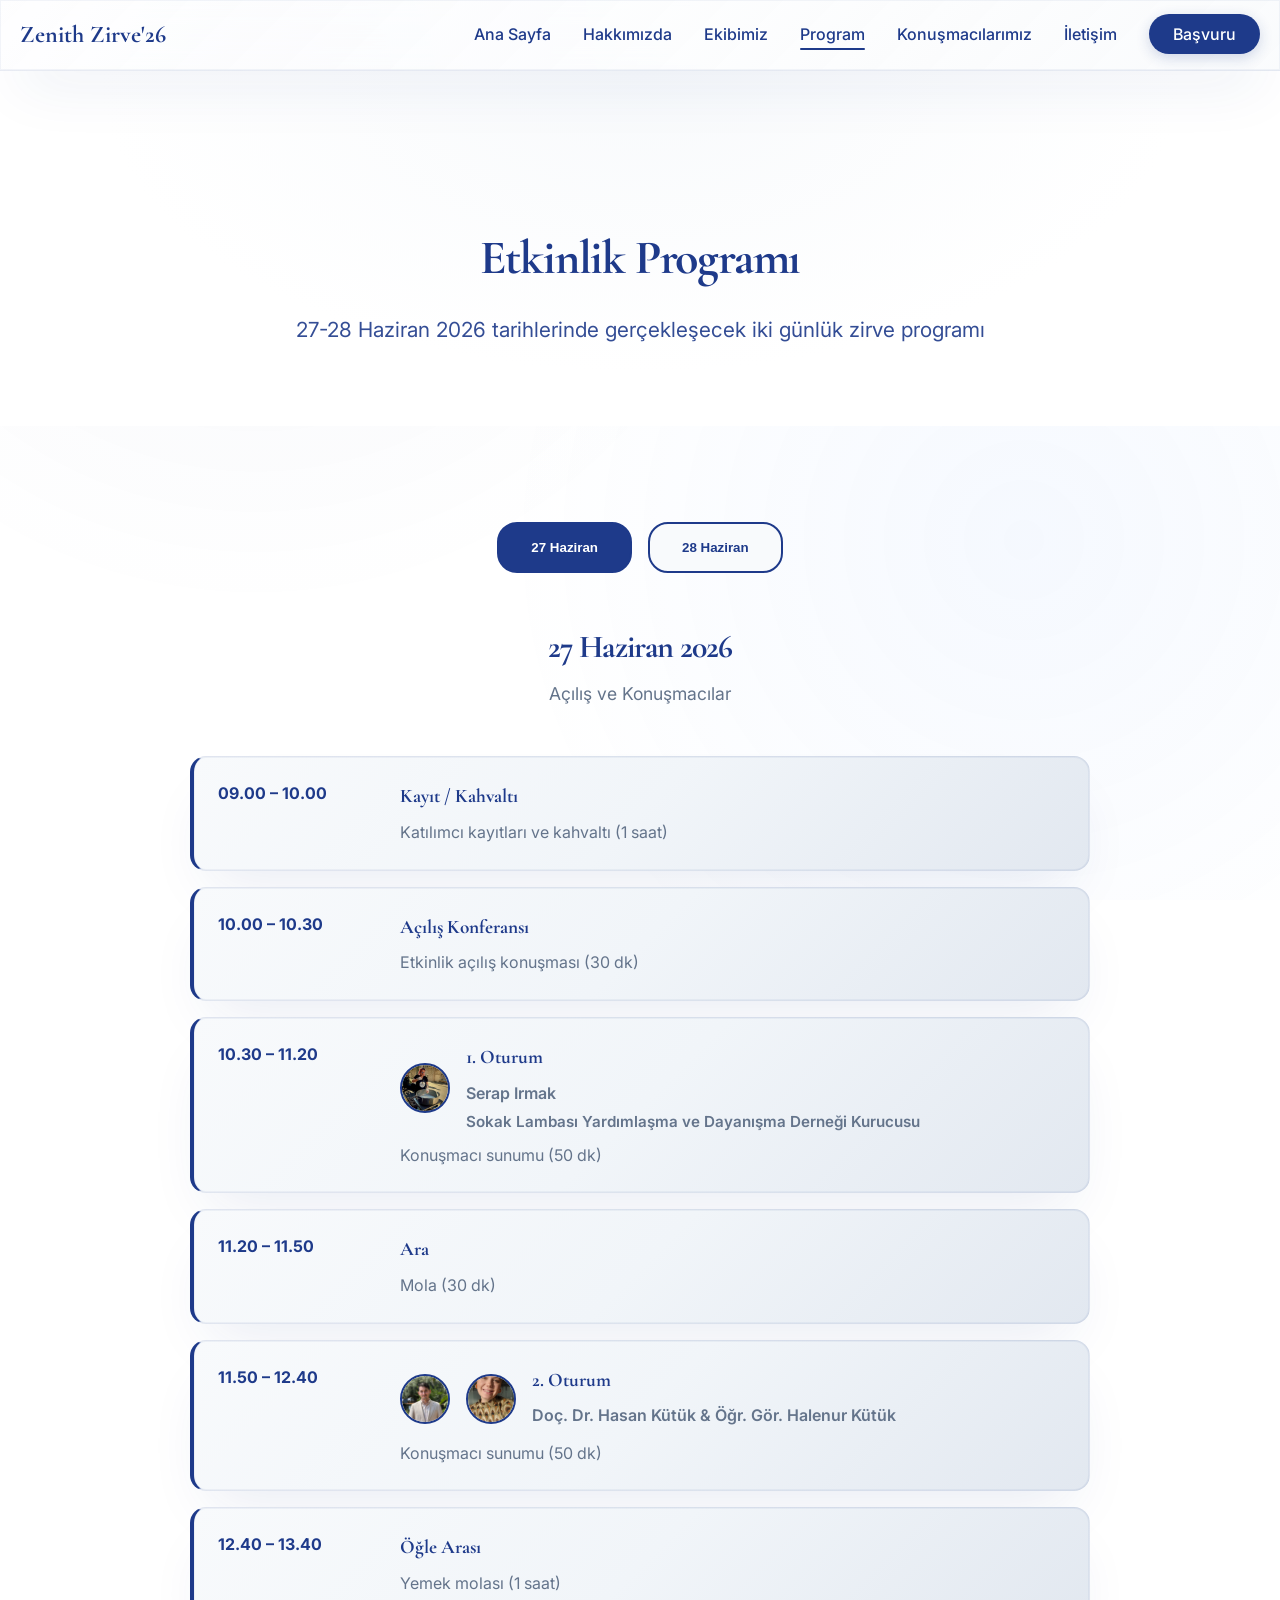
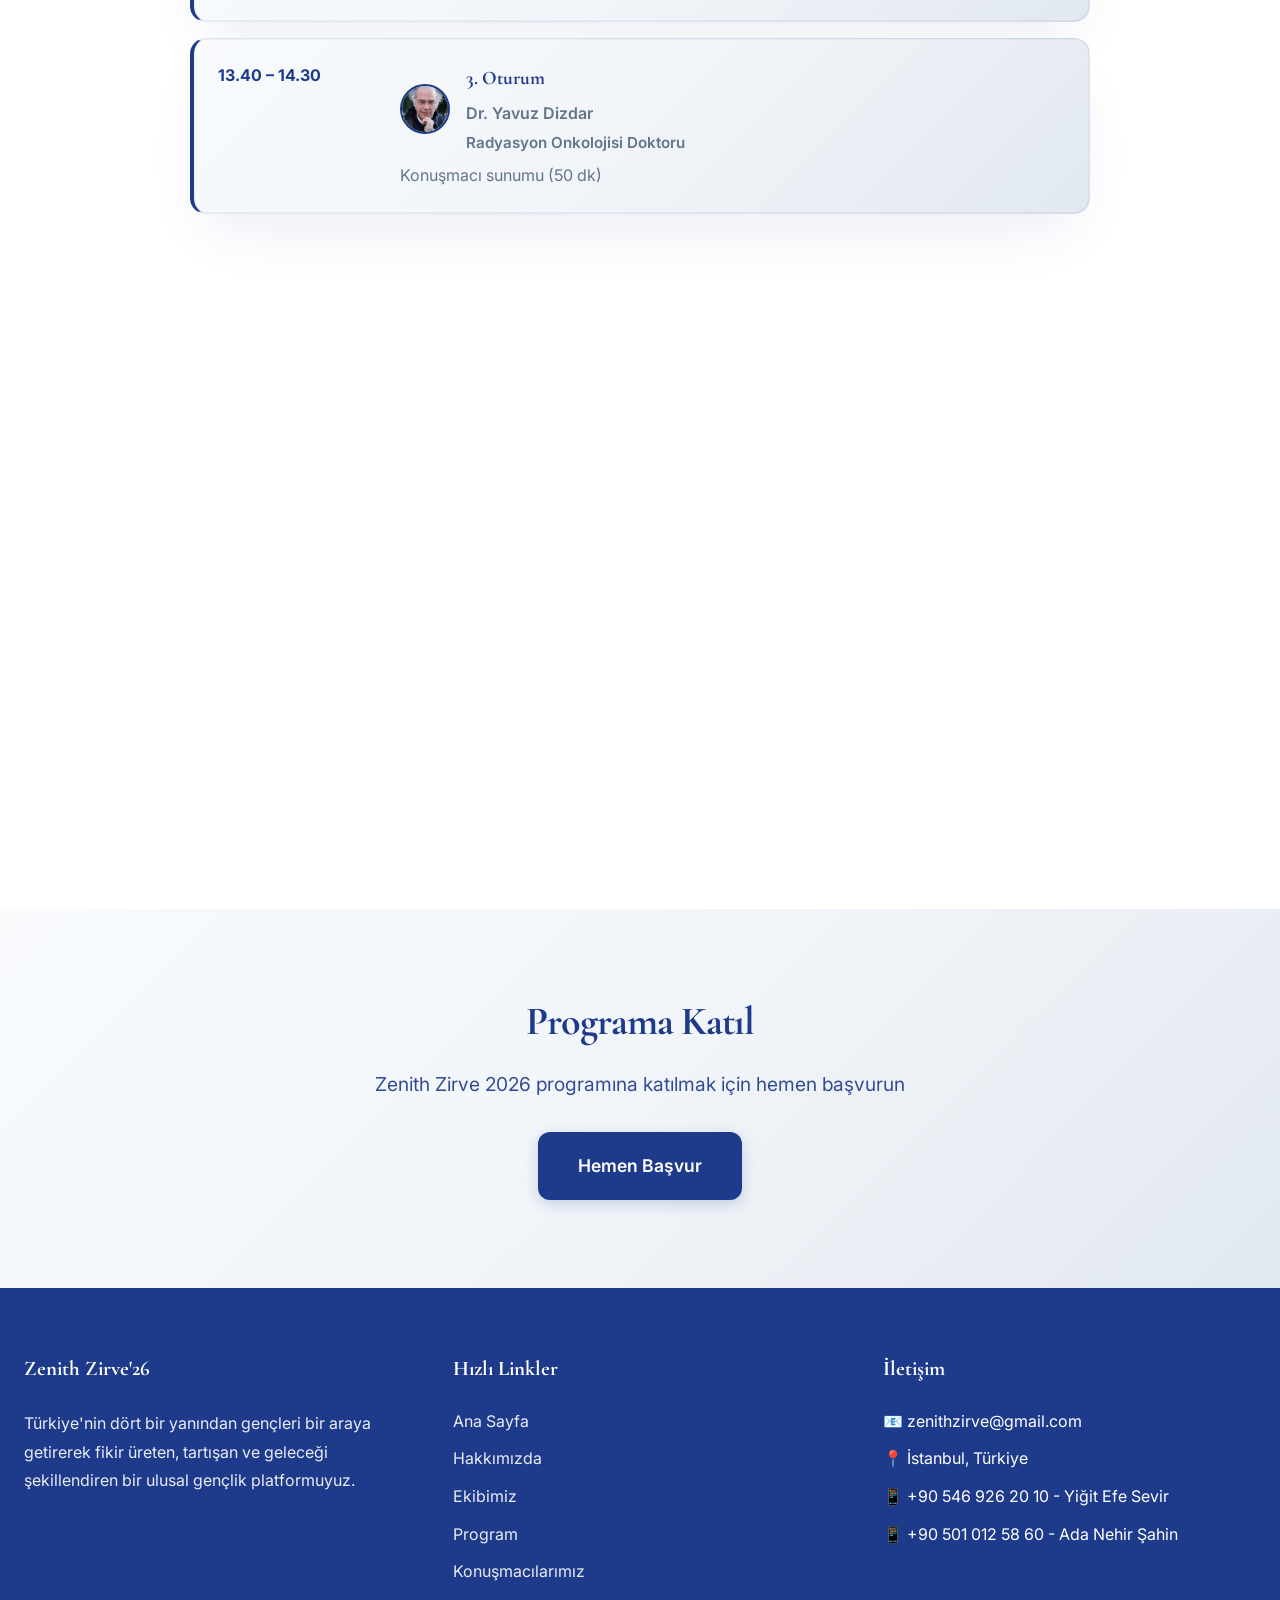
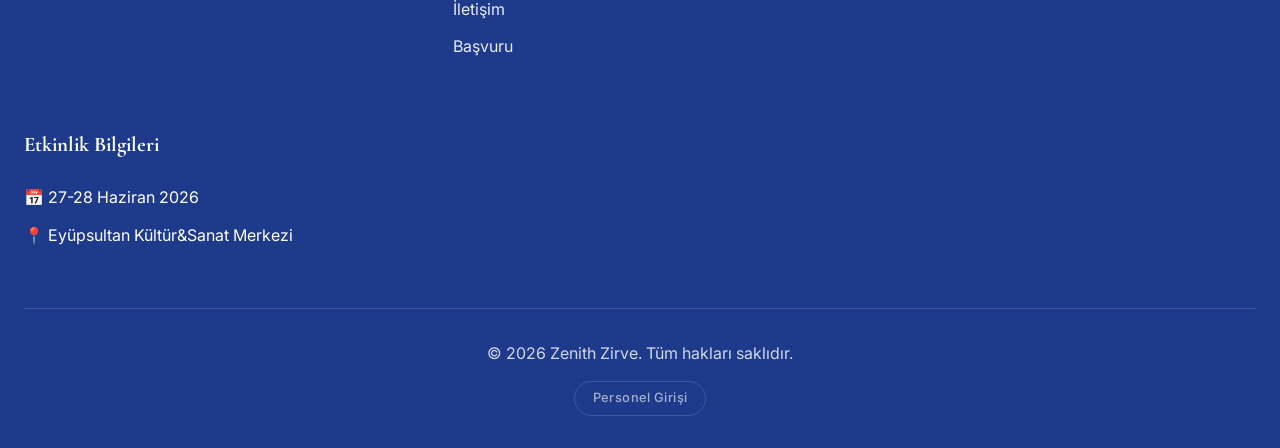
<file: program.html>
<!DOCTYPE html>
<html lang="tr">
<head>
    <meta charset="UTF-8">
    <meta name="viewport" content="width=device-width, initial-scale=1.0">
    <title>Program | Zenith Zirve'26</title>
    <meta name="description" content="Zenith Zirve'26 etkinlik programı. 27-28 Haziran 2026 tarihlerinde gerçekleşecek iki günlük zirve akışı ve oturumlar.">
    <meta name="author" content="Zenith Zirve">
    <meta name="theme-color" content="#1e3a8a">
    <link rel="canonical" href="https://01gokturk552.github.io/zenithzirve/program.html">

    <!-- Open Graph / Sosyal Medya -->
    <meta property="og:type" content="website">
    <meta property="og:site_name" content="Zenith Zirve'26">
    <meta property="og:locale" content="tr_TR">
    <meta property="og:title" content="Program | Zenith Zirve'26">
    <meta property="og:description" content="27-28 Haziran 2026 tarihlerinde gerçekleşecek iki günlük zirve akışı ve oturumlar.">
    <meta property="og:url" content="https://01gokturk552.github.io/zenithzirve/program.html">
    <meta property="og:image" content="https://01gokturk552.github.io/zenithzirve/zenithzirve.png">
    <meta name="twitter:card" content="summary_large_image">
    <meta name="twitter:title" content="Program | Zenith Zirve'26">
    <meta name="twitter:description" content="27-28 Haziran 2026 — iki günlük zirve akışı ve oturumlar.">
    <meta name="twitter:image" content="https://01gokturk552.github.io/zenithzirve/zenithzirve.png">

    <link rel="stylesheet" href="styles.css">
    <link rel="icon" href="favicon.ico" type="image/x-icon">
    <link rel="apple-touch-icon" href="zenithzirve.png">
    <link rel="preconnect" href="https://fonts.googleapis.com">
    <link rel="preconnect" href="https://fonts.gstatic.com" crossorigin>
    <link href="https://fonts.googleapis.com/css2?family=Cormorant+Garamond:wght@400;500;600;700&family=Inter:wght@300;400;500;600;700;800&display=swap" rel="stylesheet">
</head>
<body>
    <a class="skip-link" href="#main">İçeriğe geç</a>
    <!-- Navigasyon -->
    <nav class="navbar" aria-label="Ana navigasyon">
        <div class="container">
            <div class="nav-brand">
                <a href="index.html">Zenith Zirve'26</a>
            </div>
            <ul class="nav-menu" id="navMenu">
                <li><a href="index.html">Ana Sayfa</a></li>
                <li><a href="hakkimizda.html">Hakkımızda</a></li>
                <li><a href="ekibimiz.html">Ekibimiz</a></li>
                <li><a href="program.html" class="active">Program</a></li>
                <li><a href="konusmacilarimiz.html">Konuşmacılarımız</a></li>
                <li><a href="iletisim.html">İletişim</a></li>
                <li><a href="basvuru.html" class="btn-nav">Başvuru</a></li>
            </ul>
            <button class="hamburger" type="button" aria-label="Menüyü aç/kapat" aria-expanded="false" aria-controls="navMenu">
                <span></span>
                <span></span>
                <span></span>
            </button>
        </div>
    </nav>

    <main id="main">
    <!-- Page Header -->
    <section class="page-header">
        <div class="container">
            <h1>Etkinlik Programı</h1>
            <p>27-28 Haziran 2026 tarihlerinde gerçekleşecek iki günlük zirve programı</p>
        </div>
    </section>

    <!-- Program Tabs -->
    <section class="section">
        <div class="container">
            <div class="program-tabs">
                <button class="tab-btn active" data-day="1">27 Haziran</button>
                <button class="tab-btn" data-day="2">28 Haziran</button>
            </div>

            <!-- 1. Gün -->
            <div class="program-day active" id="day-1">
                <div class="day-header">
                    <h2>27 Haziran 2026</h2>
                    <p>Açılış ve Konuşmacılar</p>
                </div>
                <div class="program-timeline">
                    <div class="program-item">
                        <div class="program-time">09.00 – 10.00</div>
                        <div class="program-content">
                            <h3>Kayıt / Kahvaltı</h3>
                            <p>Katılımcı kayıtları ve kahvaltı (1 saat)</p>
                        </div>
                    </div>
                    <div class="program-item">
                        <div class="program-time">10.00 – 10.30</div>
                        <div class="program-content">
                            <h3>Açılış Konferansı</h3>
                            <p>Etkinlik açılış konuşması (30 dk)</p>
                        </div>
                    </div>
                    <div class="program-item">
                        <div class="program-time">10.30 – 11.20</div>
                        <div class="program-content">
                            <div class="program-speaker">
                                <img src="konuşmacılarımız/serapırmak.png" alt="Serap Irmak" class="program-speaker-photo" width="50" height="50" loading="lazy" decoding="async">
                                <div>
                                    <h3>1. Oturum</h3>
                                    <p class="speaker-name">Serap Irmak</p>
                                    <p class="speaker-title">Sokak Lambası Yardımlaşma ve Dayanışma Derneği Kurucusu</p>
                                </div>
                            </div>
                            <p>Konuşmacı sunumu (50 dk)</p>
                        </div>
                    </div>
                    <div class="program-item">
                        <div class="program-time">11.20 – 11.50</div>
                        <div class="program-content">
                            <h3>Ara</h3>
                            <p>Mola (30 dk)</p>
                        </div>
                    </div>
                    <div class="program-item">
                        <div class="program-time">11.50 – 12.40</div>
                        <div class="program-content">
                            <div class="program-speaker">
                                <img src="konuşmacılarımız/hasankutuk.png" alt="Doç. Dr. Hasan Kütük" class="program-speaker-photo" width="50" height="50" loading="lazy" decoding="async">
                                <img src="konuşmacılarımız/halenurkutuk.png" alt="Öğr. Gör. Halenur Kütük" class="program-speaker-photo" width="50" height="50" loading="lazy" decoding="async">
                                <div>
                                    <h3>2. Oturum</h3>
                                    <p class="speaker-name">Doç. Dr. Hasan Kütük & Öğr. Gör. Halenur Kütük</p>
                                </div>
                            </div>
                            <p>Konuşmacı sunumu (50 dk)</p>
                        </div>
                    </div>
                    <div class="program-item">
                        <div class="program-time">12.40 – 13.40</div>
                        <div class="program-content">
                            <h3>Öğle Arası</h3>
                            <p>Yemek molası (1 saat)</p>
                        </div>
                    </div>
                    <div class="program-item">
                        <div class="program-time">13.40 – 14.30</div>
                        <div class="program-content">
                            <div class="program-speaker">
                                <img src="konuşmacılarımız/yavuzdizdar.png" alt="Dr. Yavuz Dizdar" class="program-speaker-photo" width="50" height="50" loading="lazy" decoding="async">
                                <div>
                                    <h3>3. Oturum</h3>
                                    <p class="speaker-name">Dr. Yavuz Dizdar</p>
                                    <p class="speaker-title">Radyasyon Onkolojisi Doktoru</p>
                                </div>
                            </div>
                            <p>Konuşmacı sunumu (50 dk)</p>
                        </div>
                    </div>
                    <div class="program-item">
                        <div class="program-time">14.30 – 15.00</div>
                        <div class="program-content">
                            <h3>Ara</h3>
                            <p>Mola (30 dk)</p>
                        </div>
                    </div>
                    <div class="program-item">
                        <div class="program-time">15.00 – 16.00</div>
                        <div class="program-content">
                            <h3>Workshop</h3>
                            <p>Atölye çalışması (1 saat)</p>
                        </div>
                    </div>
                    <div class="program-item">
                        <div class="program-time">16.00 – 16.30</div>
                        <div class="program-content">
                            <h3>Ara</h3>
                            <p>Mola (30 dk)</p>
                        </div>
                    </div>
                    <div class="program-item">
                        <div class="program-time">16.30 – 17.20</div>
                        <div class="program-content">
                            <div class="program-speaker">
                                <img src="konuşmacılarımız/lunealumen.png" alt="#10906 Lunea Lumen" class="program-speaker-photo" width="50" height="50" loading="lazy" decoding="async">
                                <img src="konuşmacılarımız/cygnus.png" alt="Cygnus Robotics" class="program-speaker-photo" width="50" height="50" loading="lazy" decoding="async">
                                <div>
                                    <h3>4. Oturum</h3>
                                    <p class="speaker-name">#10906 Lunea Lumen & Cygnus Robotics (#9473)</p>
                                    <p class="speaker-title">FIRST Robotics Competition (FRC) Takımları</p>
                                </div>
                            </div>
                            <p>Konuşmacı sunumu (50 dk)</p>
                        </div>
                    </div>
                </div>
            </div>

            <!-- 2. Gün -->
            <div class="program-day" id="day-2">
                <div class="day-header">
                    <h2>28 Haziran 2026</h2>
                    <p>Konuşmacılar ve Kapanış</p>
                </div>
                <div class="program-timeline">
                    <div class="program-item">
                        <div class="program-time">09.00 – 09.40</div>
                        <div class="program-content">
                            <h3>Kahvaltı</h3>
                            <p>Güne başlangıç kahvaltısı (40 dk)</p>
                        </div>
                    </div>
                    <div class="program-item">
                        <div class="program-time">09.40 – 10.30</div>
                        <div class="program-content">
                            <div class="program-speaker">
                                <img src="konuşmacılarımız/ayrinibiş.png" alt="Ayrin İbiş" class="program-speaker-photo" width="50" height="50" loading="lazy" decoding="async">
                                <div>
                                    <h3>5. Oturum</h3>
                                    <p class="speaker-name">Ayrin İbiş</p>
                                    <p class="speaker-title">Latro Kimya Kurucu Ortak</p>
                                </div>
                            </div>
                            <p>Konuşmacı sunumu (50 dk)</p>
                        </div>
                    </div>
                    <div class="program-item">
                        <div class="program-time">10.30 – 11.00</div>
                        <div class="program-content">
                            <h3>Ara</h3>
                            <p>Mola (30 dk)</p>
                        </div>
                    </div>
                    <div class="program-item">
                        <div class="program-time">11.00 – 11.50</div>
                        <div class="program-content">
                            <div class="program-speaker">
                                <img src="konuşmacılarımız/emircanturan.png" alt="Emircan Turan" class="program-speaker-photo" width="50" height="50" loading="lazy" decoding="async">
                                <div>
                                    <h3>6. Oturum</h3>
                                    <p class="speaker-name">Emircan Turan</p>
                                    <p class="speaker-title">İstanbul Büyükşehir Belediyesi Taekwondo Takımı Kaptanı</p>
                                </div>
                            </div>
                            <p>Konuşmacı sunumu (50 dk)</p>
                        </div>
                    </div>
                    <div class="program-item">
                        <div class="program-time">11.50 – 12.20</div>
                        <div class="program-content">
                            <h3>Ara</h3>
                            <p>Mola (30 dk)</p>
                        </div>
                    </div>
                    <div class="program-item">
                        <div class="program-time">12.20 – 13.10</div>
                        <div class="program-content">
                            <div class="program-speaker">
                                <img src="konuşmacılarımız/avnibilaldemirtaş.png" alt="Avni Bilal Demirtaş" class="program-speaker-photo" width="50" height="50" loading="lazy" decoding="async">
                                <div>
                                    <h3>7. Oturum</h3>
                                    <p class="speaker-name">Avni Bilal Demirtaş</p>
                                    <p class="speaker-title">Arcode Digital Kurucusu</p>
                                </div>
                            </div>
                            <p>Konuşmacı sunumu (50 dk)</p>
                        </div>
                    </div>
                    <div class="program-item">
                        <div class="program-time">13.10 – 15.00</div>
                        <div class="program-content">
                            <h3>Öğle Arası</h3>
                            <p>Yemek molası (1 saat 50 dk)</p>
                        </div>
                    </div>
                    <div class="program-item">
                        <div class="program-time">15.00 – 15.50</div>
                        <div class="program-content">
                            <div class="program-speaker">
                                <img src="konuşmacılarımız/Uzm. Dyt. Şevval Beyza Kulaksız.png" alt="Uzm. Dyt. Şevval Beyza Kulaksız" class="program-speaker-photo" width="50" height="50" loading="lazy" decoding="async">
                                <div>
                                    <h3>8. Oturum</h3>
                                    <p class="speaker-name">Uzm. Dyt. Şevval Beyza Kulaksız</p>
                                    <p class="speaker-title">Uzman Diyetisyen</p>
                                </div>
                            </div>
                            <p>Konuşmacı sunumu (50 dk)</p>
                        </div>
                    </div>
                    <div class="program-item">
                        <div class="program-time">15.50 – 16.20</div>
                        <div class="program-content">
                            <h3>Ara</h3>
                            <p>Mola (30 dk)</p>
                        </div>
                    </div>
                    <div class="program-item">
                        <div class="program-time">16.20 – 17.10</div>
                        <div class="program-content">
                            <h3>9. Oturum</h3>
                            <p>Konuşmacı sunumu (50 dk)</p>
                        </div>
                    </div>
                    <div class="program-item">
                        <div class="program-time">17.10 – 18.10</div>
                        <div class="program-content">
                            <h3>Kapanış Konferansı</h3>
                            <p>Etkinlik kapanış konuşması (1 saat)</p>
                        </div>
                    </div>
                </div>
            </div>
        </div>
    </section>

    <!-- CTA Section -->
    <section class="cta">
        <div class="container">
            <h2>Programa Katıl</h2>
            <p>Zenith Zirve 2026 programına katılmak için hemen başvurun</p>
            <a href="basvuru.html" class="btn btn-primary btn-large">Hemen Başvur</a>
        </div>
    </section>
    </main>

    <!-- Footer -->
    <footer class="footer">
        <div class="container">
            <div class="footer-grid">
                <div class="footer-section">
                    <h3>Zenith Zirve'26</h3>
                    <p>Türkiye'nin dört bir yanından gençleri bir araya getirerek fikir üreten, tartışan ve geleceği şekillendiren bir ulusal gençlik platformuyuz.</p>
                </div>
                <div class="footer-section">
                    <h3>Hızlı Linkler</h3>
                    <ul>
                        <li><a href="index.html">Ana Sayfa</a></li>
                        <li><a href="hakkimizda.html">Hakkımızda</a></li>
                        <li><a href="ekibimiz.html">Ekibimiz</a></li>
                        <li><a href="program.html">Program</a></li>
                        <li><a href="konusmacilarimiz.html">Konuşmacılarımız</a></li>
                        <li><a href="iletisim.html">İletişim</a></li>
                        <li><a href="basvuru.html">Başvuru</a></li>
                    </ul>
                </div>
                <div class="footer-section">
                    <h3>İletişim</h3>
                    <ul>
                        <li>📧 zenithzirve@gmail.com</li>
                        <li>📍 İstanbul, Türkiye</li>
                        <li>📱 +90 546 926 20 10 - Yiğit Efe Sevir</li>
                        <li>📱 +90 501 012 58 60 - Ada Nehir Şahin</li>      
                    </ul>
                </div>
                <div class="footer-section">
                    <h3>Etkinlik Bilgileri</h3>
                    <ul>
                        <li>📅 27-28 Haziran 2026</li>
                        <li>📍 Eyüpsultan Kültür&Sanat Merkezi</li>
                    </ul>
                </div>
            </div>
            <div class="footer-bottom">
                <p>&copy; 2026 Zenith Zirve. Tüm hakları saklıdır.</p>
            </div>
        </div>
    </footer>

    <script src="config.js"></script>
    <script src="default-data.js"></script>
    <script src="panel-common.js"></script>
    <script src="script.js"></script>
    <script src="public-data.js"></script>
</body>
</html>
</file>
<file: styles.css>
/* Reset ve Temel Ayarlar */
* {
    margin: 0;
    padding: 0;
    box-sizing: border-box;
}

html {
    scroll-behavior: smooth;
    scroll-padding-top: 90px;
}

img {
    max-width: 100%;
    display: block;
}

/* Klavye ile gezinme için odak göstergesi */
:focus-visible {
    outline: 3px solid var(--secondary);
    outline-offset: 2px;
    border-radius: 4px;
}

/* İçeriğe atla bağlantısı (ekran okuyucu / klavye erişilebilirliği) */
.skip-link {
    position: absolute;
    left: -9999px;
    top: 0;
    z-index: 2000;
    background: var(--primary);
    color: var(--primary-foreground);
    padding: 0.75rem 1.25rem;
    border-radius: 0 0 8px 0;
    font-weight: 600;
    text-decoration: none;
}

.skip-link:focus {
    left: 0;
}

/* Hareket azaltma tercihi olan kullanıcılar için animasyonları kapat */
@media (prefers-reduced-motion: reduce) {
    html {
        scroll-behavior: auto;
    }
    *,
    *::before,
    *::after {
        animation-duration: 0.01ms !important;
        animation-iteration-count: 1 !important;
        transition-duration: 0.01ms !important;
    }
}

:root {
    --background: #ffffff;
    --foreground: #1e3a8a;
    --card: #f8fafc;
    --card-foreground: #1e3a8a;
    --primary: #1e3a8a;
    --primary-foreground: #ffffff;
    --secondary: #3b82f6;
    --secondary-foreground: #ffffff;
    --muted: #f1f5f9;
    --muted-foreground: #64748b;
    --accent: #3b82f6;
    --accent-foreground: #ffffff;
    --neon: #60a5fa;
    --neon-soft: #93c5fd;
    --navy-1: #1e3a8a;
    --navy-2: #1e40af;
    --purple-deep: #1e3a8a;
    --border: #e2e8f0;
    --input: #e2e8f0;
    --ring: #3b82f6;
    --radius: 1.25rem;
    --gradient-card: linear-gradient(135deg, #f8fafc 0%, #f1f5f9 50%, #e2e8f0 100%);
    --gradient-card-hover: linear-gradient(135deg, #f1f5f9 0%, #e2e8f0 50%, #cbd5e1 100%);
    --gradient-hero: radial-gradient(ellipse at top, #f8fafc 0%, #ffffff 60%);
    --shadow-card: 0 30px 60px -20px rgba(30, 58, 138, 0.1), 0 0 0 1px rgba(30, 58, 138, 0.05) inset;
    --shadow-glow: 0 0 40px rgba(30, 58, 138, 0.15);
    --glass-bg: linear-gradient(135deg, rgba(255, 255, 255, 0.8), rgba(248, 250, 252, 0.7));
    --glass-border: rgba(30, 58, 138, 0.1);
}

body {
    font-family: 'Inter', sans-serif;
    line-height: 1.6;
    color: var(--foreground);
    background-color: var(--background);
    -webkit-font-smoothing: antialiased;
    -moz-osx-font-smoothing: grayscale;
}

/* Sabit, jank yaratmayan arka plan ışıltısı */
body::before {
    content: '';
    position: fixed;
    inset: 0;
    z-index: -1;
    pointer-events: none;
    background-image: radial-gradient(circle at 20% 10%, rgba(30, 58, 138, 0.05) 0%, transparent 40%),
                      radial-gradient(circle at 80% 60%, rgba(59, 130, 246, 0.05) 0%, transparent 45%);
}

.container {
    max-width: 1280px;
    margin: 0 auto;
    padding: 0 24px;
}

/* Navigasyon */
.navbar {
    background: var(--glass-bg);
    backdrop-filter: blur(14px) saturate(140%);
    -webkit-backdrop-filter: blur(14px) saturate(140%);
    border-bottom: 1px solid var(--glass-border);
    box-shadow: var(--shadow-card);
    position: fixed;
    top: 0;
    left: 0;
    right: 0;
    z-index: 1000;
    transition: box-shadow 0.3s ease, background 0.3s ease;
}

.navbar.scrolled {
    background: linear-gradient(135deg, rgba(255, 255, 255, 0.92), rgba(248, 250, 252, 0.88));
    box-shadow: 0 8px 30px -12px rgba(30, 58, 138, 0.25);
}

.navbar .container {
    display: flex;
    justify-content: space-between;
    align-items: center;
    padding: 1rem 20px;
}

.nav-brand a {
    font-size: 1.5rem;
    font-weight: 700;
    color: var(--foreground);
    text-decoration: none;
    font-family: 'Cormorant Garamond', Georgia, serif;
}

.nav-menu {
    display: flex;
    list-style: none;
    gap: 2rem;
    align-items: center;
}

.nav-menu a {
    color: var(--foreground);
    text-decoration: none;
    font-weight: 500;
    transition: color 0.3s;
}

.nav-menu a:not(.btn-nav) {
    position: relative;
}

.nav-menu a:not(.btn-nav)::after {
    content: '';
    position: absolute;
    left: 0;
    bottom: -6px;
    width: 100%;
    height: 2px;
    background: var(--primary);
    border-radius: 2px;
    transform: scaleX(0);
    transform-origin: left;
    transition: transform 0.3s ease;
}

.nav-menu a:not(.btn-nav):hover::after,
.nav-menu a:not(.btn-nav).active::after {
    transform: scaleX(1);
}

.nav-menu a:hover,
.nav-menu a.active {
    color: var(--primary);
}

.btn-nav {
    background-color: var(--primary);
    color: var(--primary-foreground) !important;
    padding: 0.625rem 1.5rem;
    border-radius: var(--radius);
    transition: all 0.3s cubic-bezier(0.4, 0, 0.2, 1);
    box-shadow: 0 4px 14px rgba(30, 58, 138, 0.2);
}

.btn-nav:hover {
    background-color: var(--secondary);
    transform: translateY(-2px);
    box-shadow: 0 6px 20px rgba(30, 58, 138, 0.3);
}

.hamburger {
    display: none;
    flex-direction: column;
    cursor: pointer;
    gap: 4px;
    background: none;
    border: none;
    padding: 4px;
}

.hamburger span {
    display: block;
    width: 25px;
    height: 3px;
    border-radius: 2px;
    background-color: var(--foreground);
    transition: transform 0.3s ease, opacity 0.3s ease;
}

.hamburger.active span:nth-child(1) {
    transform: translateY(7px) rotate(45deg);
}

.hamburger.active span:nth-child(2) {
    opacity: 0;
}

.hamburger.active span:nth-child(3) {
    transform: translateY(-7px) rotate(-45deg);
}

/* Hero Section */
.hero {
    background: var(--gradient-hero);
    color: var(--foreground);
    padding: 200px 0 120px;
    margin-top: 70px;
    position: relative;
    overflow: hidden;
}

.hero::before {
    content: '';
    position: absolute;
    top: 0;
    left: 0;
    right: 0;
    bottom: 0;
    background: radial-gradient(circle at 30% 50%, rgba(30, 58, 138, 0.05) 0%, transparent 50%);
    pointer-events: none;
}

.hero-content {
    text-align: center;
    margin-bottom: 4rem;
    position: relative;
    z-index: 1;
}

.hero-content h1 {
    font-size: 3.5rem;
    font-weight: 800;
    margin-bottom: 1rem;
    font-family: 'Cormorant Garamond', Georgia, serif;
    letter-spacing: -0.025em;
}

.hero-content p {
    font-size: 1.5rem;
    margin-bottom: 2.5rem;
    opacity: 0.95;
    line-height: 1.7;
}

.hero-buttons {
    display: flex;
    gap: 1.25rem;
    justify-content: center;
    position: relative;
    z-index: 1;
}

.btn {
    padding: 1rem 2rem;
    border-radius: 12px;
    text-decoration: none;
    font-weight: 600;
    transition: all 0.3s cubic-bezier(0.4, 0, 0.2, 1);
    display: inline-block;
    position: relative;
    overflow: hidden;
}

.btn-primary {
    background-color: var(--primary);
    color: var(--primary-foreground);
    box-shadow: 0 4px 14px rgba(30, 58, 138, 0.2);
}

.btn-primary:hover {
    background-color: var(--secondary);
    transform: translateY(-2px);
    box-shadow: 0 6px 20px rgba(30, 58, 138, 0.3);
}

.btn-secondary {
    background-color: transparent;
    color: var(--foreground);
    border: 2px solid var(--primary);
    box-shadow: 0 4px 14px rgba(30, 58, 138, 0.1);
}

.btn-secondary:hover {
    background-color: rgba(30, 58, 138, 0.05);
    border-color: var(--secondary);
    transform: translateY(-2px);
    box-shadow: 0 6px 20px rgba(30, 58, 138, 0.15);
}

.btn-large {
    padding: 1.25rem 2.5rem;
    font-size: 1.1rem;
}

.hero-info {
    display: flex;
    gap: 2.5rem;
    justify-content: center;
    flex-wrap: wrap;
    position: relative;
    z-index: 1;
}

.info-item {
    display: flex;
    align-items: center;
    gap: 1rem;
    background: rgba(30, 58, 138, 0.05);
    padding: 1rem 1.5rem;
    border-radius: 12px;
    backdrop-filter: blur(10px);
    border: 1px solid rgba(30, 58, 138, 0.1);
}

.info-icon {
    font-size: 2rem;
}

.info-text strong {
    display: block;
    font-size: 0.875rem;
    opacity: 0.8;
}

.info-text span {
    font-size: 1rem;
    font-weight: 600;
}

/* İstatistikler */
.stats {
    background-color: var(--background);
    padding: 4rem 0;
    margin-top: -50px;
    position: relative;
    z-index: 10;
}

.stats-grid {
    display: grid;
    grid-template-columns: repeat(auto-fit, minmax(200px, 1fr));
    gap: 2.5rem;
}

.stat-card {
    background: var(--gradient-card);
    backdrop-filter: blur(14px) saturate(140%);
    -webkit-backdrop-filter: blur(14px) saturate(140%);
    border: 1px solid var(--glass-border);
    padding: 2rem;
    border-radius: 16px;
    text-align: center;
    box-shadow: var(--shadow-card);
    border-top: 4px solid var(--primary);
}

.stat-number {
    font-size: 3rem;
    font-weight: 800;
    color: var(--primary);
    margin-bottom: 0.5rem;
}

.stat-label {
    font-size: 1.1rem;
    color: var(--muted-foreground);
    font-weight: 500;
}

/* Section */
.section {
    padding: 6rem 0;
}

.section-alt {
    background-color: var(--muted);
}

.section-header {
    text-align: center;
    margin-bottom: 3rem;
}

.section-header h2 {
    font-size: 2.5rem;
    color: var(--primary);
    margin-bottom: 1rem;
    font-family: 'Cormorant Garamond', Georgia, serif;
    letter-spacing: -0.025em;
}

.section-header p {
    font-size: 1.1rem;
    color: var(--muted-foreground);
    max-width: 600px;
    margin: 0 auto;
}

/* Timeline */
.timeline {
    max-width: 800px;
    margin: 0 auto;
}

.timeline-item {
    display: flex;
    gap: 2rem;
    padding: 1.5rem;
    margin-bottom: 1rem;
    background: var(--gradient-card);
    backdrop-filter: blur(14px) saturate(140%);
    -webkit-backdrop-filter: blur(14px) saturate(140%);
    border: 1px solid var(--glass-border);
    border-left: 3px solid var(--primary);
    border-radius: 0 12px 12px 0;
    box-shadow: var(--shadow-card);
}

.timeline-time {
    font-weight: 700;
    color: var(--primary);
    min-width: 80px;
}

.timeline-content h3 {
    font-size: 1.2rem;
    margin-bottom: 0.5rem;
    color: var(--foreground);
    font-family: 'Cormorant Garamond', Georgia, serif;
}

.timeline-content p {
    color: var(--muted-foreground);
}

/* Features Grid */
.features-grid {
    display: grid;
    grid-template-columns: repeat(auto-fit, minmax(280px, 1fr));
    gap: 2.5rem;
}

.feature-card {
    background: var(--gradient-card);
    backdrop-filter: blur(14px) saturate(140%);
    -webkit-backdrop-filter: blur(14px) saturate(140%);
    border: 1px solid var(--glass-border);
    padding: 2rem;
    border-radius: 16px;
    text-align: center;
    box-shadow: var(--shadow-card);
    transition: transform 0.3s, box-shadow 0.3s;
}

.feature-card:hover {
    transform: translateY(-8px);
    box-shadow: var(--shadow-card), var(--shadow-glow);
}

.feature-icon {
    font-size: 3rem;
    margin-bottom: 1rem;
}

.feature-card h3 {
    color: var(--primary);
    margin-bottom: 1rem;
    font-size: 1.3rem;
    font-family: 'Cormorant Garamond', Georgia, serif;
}

.feature-card p {
    color: var(--muted-foreground);
}

/* Commissions Grid */
.commissions-grid {
    display: grid;
    grid-template-columns: repeat(auto-fit, minmax(300px, 1fr));
    gap: 2rem;
}

.commission-card {
    background: var(--gradient-card);
    backdrop-filter: blur(14px) saturate(140%);
    -webkit-backdrop-filter: blur(14px) saturate(140%);
    border: 1px solid var(--glass-border);
    padding: 2rem;
    border-radius: 16px;
    box-shadow: var(--shadow-card);
    border-left: 4px solid var(--primary);
    transition: all 0.3s;
}

.commission-card:hover {
    transform: translateY(-8px);
    box-shadow: var(--shadow-card), var(--shadow-glow);
}

.commission-card h3 {
    color: var(--primary);
    margin-bottom: 0.75rem;
    font-size: 1.2rem;
    font-family: 'Cormorant Garamond', Georgia, serif;
}

.commission-card p {
    color: var(--muted-foreground);
}

/* CTA Section */
.cta {
    background: var(--gradient-card);
    color: var(--foreground);
    padding: 5rem 0;
    text-align: center;
}

.cta h2 {
    font-size: 2.5rem;
    margin-bottom: 1rem;
    font-family: 'Cormorant Garamond', Georgia, serif;
    letter-spacing: -0.025em;
}

.cta p {
    font-size: 1.2rem;
    margin-bottom: 2rem;
    opacity: 0.9;
}

.cta .btn-primary {
    background-color: var(--primary);
    color: var(--primary-foreground);
}

/* Page Header */
.page-header {
    background: var(--gradient-hero);
    color: var(--foreground);
    padding: 150px 0 80px;
    margin-top: 70px;
    text-align: center;
}

.page-header h1 {
    font-size: 3rem;
    margin-bottom: 1rem;
    font-family: 'Cormorant Garamond', Georgia, serif;
    letter-spacing: -0.025em;
}

.page-header p {
    font-size: 1.3rem;
    opacity: 0.9;
}

/* About Content */
.about-content {
    display: grid;
    grid-template-columns: 1fr 1fr;
    gap: 4rem;
    align-items: center;
}

.about-text h2 {
    color: var(--primary);
    font-size: 2rem;
    margin-bottom: 1rem;
    margin-top: 2rem;
    font-family: 'Cormorant Garamond', Georgia, serif;
    letter-spacing: -0.025em;
}

.about-text h2:first-child {
    margin-top: 0;
}

.about-text p {
    color: var(--muted-foreground);
    line-height: 1.8;
    margin-bottom: 1.5rem;
}

.about-image {
    display: flex;
    justify-content: center;
}

.image-placeholder {
    width: 100%;
    max-width: 400px;
    height: 400px;
    background: linear-gradient(135deg, var(--primary) 0%, var(--navy-2) 100%);
    border-radius: 20px;
    display: flex;
    align-items: center;
    justify-content: center;
    box-shadow: var(--shadow-card);
}

.placeholder-content {
    text-align: center;
    color: white;
}

.placeholder-content span {
    font-size: 5rem;
    display: block;
    margin-bottom: 1rem;
}

.placeholder-content p {
    font-size: 1.5rem;
    font-weight: 600;
    color: #ffffff;
}

/* Values Grid */
.values-grid {
    display: grid;
    grid-template-columns: repeat(auto-fit, minmax(300px, 1fr));
    gap: 2.5rem;
}

.value-card {
    background: var(--gradient-card);
    backdrop-filter: blur(14px) saturate(140%);
    -webkit-backdrop-filter: blur(14px) saturate(140%);
    border: 1px solid var(--glass-border);
    padding: 2rem;
    border-radius: 16px;
    text-align: center;
    box-shadow: var(--shadow-card);
    transition: transform 0.3s;
}

.value-card:hover {
    transform: translateY(-8px);
    box-shadow: var(--shadow-card), var(--shadow-glow);
}

.value-icon {
    font-size: 3rem;
    margin-bottom: 1rem;
}

.value-card h3 {
    color: var(--primary);
    margin-bottom: 1rem;
    font-size: 1.3rem;
    font-family: 'Cormorant Garamond', Georgia, serif;
}

.value-card p {
    color: var(--muted-foreground);
}

/* Goals List */
.goals-list {
    display: grid;
    grid-template-columns: repeat(2, 1fr);
    gap: 2rem;
    max-width: 1200px;
    margin: 0 auto;
}

.goal-item {
    display: flex;
    gap: 2rem;
    padding: 2rem;
    background: var(--gradient-card);
    backdrop-filter: blur(14px) saturate(140%);
    -webkit-backdrop-filter: blur(14px) saturate(140%);
    border: 1px solid var(--glass-border);
    border-radius: 16px;
    box-shadow: var(--shadow-card);
    align-items: flex-start;
}

.goal-item:nth-child(5) {
    grid-column: 1 / -1;
    max-width: 600px;
    margin: 0 auto;
}

.goal-number {
    font-size: 2.5rem;
    font-weight: 800;
    color: var(--primary);
    min-width: 80px;
}

.goal-content h3 {
    color: var(--primary);
    margin-bottom: 0.5rem;
    font-size: 1.3rem;
    font-family: 'Cormorant Garamond', Georgia, serif;
}

.goal-content p {
    color: var(--muted-foreground);
    line-height: 1.6;
}

/* Coordinator Section */
.coordinator-section {
    max-width: 900px;
    margin: 0 auto;
}

.coordinator-card {
    display: grid;
    grid-template-columns: 1fr 2fr;
    gap: 3rem;
    background: var(--gradient-card);
    backdrop-filter: blur(14px) saturate(140%);
    -webkit-backdrop-filter: blur(14px) saturate(140%);
    border: 1px solid var(--glass-border);
    padding: 3rem;
    border-radius: 20px;
    box-shadow: var(--shadow-card);
    align-items: center;
}

.coordinator-image {
    display: flex;
    justify-content: center;
}

.image-placeholder-circle {
    width: 200px;
    height: 200px;
    background: linear-gradient(135deg, var(--primary) 0%, var(--navy-2) 100%);
    border-radius: 50%;
    display: flex;
    align-items: center;
    justify-content: center;
}

.image-placeholder-circle span {
    font-size: 5rem;
    color: white;
}

.coordinator-info h2 {
    color: var(--primary);
    font-size: 2rem;
    margin-bottom: 0.5rem;
    font-family: 'Cormorant Garamond', Georgia, serif;
    letter-spacing: -0.025em;
}

.coordinator-info .role {
    color: var(--neon);
    font-weight: 600;
    margin-bottom: 1.5rem;
    font-size: 1.1rem;
}

.coordinator-info .message {
    font-weight: 600;
    color: var(--foreground);
    margin-bottom: 1rem;
}

.coordinator-info p {
    color: var(--muted-foreground);
    line-height: 1.8;
    margin-bottom: 1rem;
}

/* Department Section */
.department-section {
    margin-bottom: 4rem;
}

.department-section h3 {
    color: var(--primary);
    font-size: 1.8rem;
    margin-bottom: 2rem;
    padding-bottom: 1rem;
    border-bottom: 3px solid var(--primary);
    font-family: 'Cormorant Garamond', Georgia, serif;
    letter-spacing: -0.025em;
}

.team-grid {
    display: grid;
    grid-template-columns: repeat(auto-fit, minmax(280px, 1fr));
    gap: 2.5rem;
}

.team-card {
    background: var(--gradient-card);
    backdrop-filter: blur(14px) saturate(140%);
    -webkit-backdrop-filter: blur(14px) saturate(140%);
    border: 1px solid var(--glass-border);
    padding: 2rem;
    border-radius: 16px;
    text-align: center;
    box-shadow: var(--shadow-card);
    transition: transform 0.3s;
}

.team-card:hover {
    transform: translateY(-8px);
    box-shadow: var(--shadow-card), var(--shadow-glow);
}

.team-avatar {
    width: 100px;
    height: 100px;
    background: linear-gradient(135deg, var(--primary) 0%, var(--neon) 100%);
    border-radius: 50%;
    margin: 0 auto 1.5rem;
    display: flex;
    align-items: center;
    justify-content: center;
}

.team-avatar span {
    font-size: 3rem;
    color: white;
}

.team-card h4 {
    color: var(--foreground);
    font-size: 1.2rem;
    margin-bottom: 0.5rem;
}

.team-role {
    color: var(--neon);
    font-weight: 500;
    font-size: 0.95rem;
}

/* Program Tabs */
.program-tabs {
    display: flex;
    gap: 1rem;
    margin-bottom: 3rem;
    justify-content: center;
    flex-wrap: wrap;
}

.tab-btn {
    padding: 1rem 2rem;
    background: var(--card);
    border: 2px solid var(--primary);
    color: var(--foreground);
    border-radius: var(--radius);
    font-weight: 600;
    cursor: pointer;
    transition: all 0.3s;
}

.tab-btn:hover,
.tab-btn.active {
    background: var(--primary);
    color: var(--primary-foreground);
}

.program-day {
    display: none;
}

.program-day.active {
    display: block;
}

.day-header {
    text-align: center;
    margin-bottom: 3rem;
}

.day-header h2 {
    color: var(--primary);
    font-size: 2rem;
    margin-bottom: 0.5rem;
    font-family: 'Cormorant Garamond', Georgia, serif;
    letter-spacing: -0.025em;
}

.day-header p {
    color: var(--muted-foreground);
    font-size: 1.1rem;
}

.program-timeline {
    max-width: 900px;
    margin: 0 auto;
}

.program-item {
    display: flex;
    gap: 2rem;
    padding: 1.5rem;
    background: var(--gradient-card);
    backdrop-filter: blur(14px) saturate(140%);
    -webkit-backdrop-filter: blur(14px) saturate(140%);
    border: 1px solid var(--glass-border);
    border-radius: 16px;
    margin-bottom: 1rem;
    box-shadow: var(--shadow-card);
    align-items: flex-start;
    border-left: 4px solid var(--primary);
}

.program-time {
    font-weight: 700;
    color: var(--primary);
    min-width: 150px;
    font-size: 1rem;
}

.program-content h3 {
    color: var(--foreground);
    margin-bottom: 0.5rem;
    font-size: 1.2rem;
    font-family: 'Cormorant Garamond', Georgia, serif;
}

.program-content p {
    color: var(--muted-foreground);
    line-height: 1.6;
}

.program-speaker {
    display: flex;
    gap: 1rem;
    align-items: center;
    margin-bottom: 0.5rem;
}

.program-speaker-photo {
    width: 50px;
    height: 50px;
    border-radius: 50%;
    object-fit: cover;
    border: 2px solid var(--primary);
}

.speaker-name {
    color: var(--foreground);
    font-weight: 600;
    margin-bottom: 0.25rem !important;
}

.speaker-title {
    color: var(--muted-foreground);
    font-size: 0.9rem;
    margin-bottom: 0 !important;
}

/* Keynote Section */
.keynote-section {
    max-width: 1000px;
    margin: 0 auto;
}

.keynote-card {
    display: grid;
    grid-template-columns: 1fr 2fr;
    gap: 3rem;
    background: var(--gradient-card);
    backdrop-filter: blur(14px) saturate(140%);
    -webkit-backdrop-filter: blur(14px) saturate(140%);
    border: 1px solid var(--glass-border);
    padding: 3rem;
    border-radius: 20px;
    box-shadow: var(--shadow-card);
    align-items: center;
}

.keynote-image {
    display: flex;
    justify-content: center;
}

.image-placeholder-circle-large {
    width: 250px;
    height: 250px;
    background: linear-gradient(135deg, var(--primary) 0%, var(--neon) 100%);
    border-radius: 50%;
    display: flex;
    align-items: center;
    justify-content: center;
}

.image-placeholder-circle-large span {
    font-size: 6rem;
    color: white;
}

.keynote-photo {
    width: 250px;
    height: 250px;
    object-fit: cover;
    border-radius: 50%;
    border: 4px solid var(--primary);
    box-shadow: 0 8px 24px rgba(30, 58, 138, 0.2);
}

.keynote-info .keynote-badge {
    display: inline-block;
    background: var(--accent);
    color: white;
    padding: 0.5rem 1rem;
    border-radius: 20px;
    font-size: 0.875rem;
    font-weight: 600;
    margin-bottom: 1rem;
}

.keynote-info h2 {
    color: var(--primary);
    font-size: 2.2rem;
    margin-bottom: 0.5rem;
    font-family: 'Cormorant Garamond', Georgia, serif;
    letter-spacing: -0.025em;
}

.keynote-title {
    color: var(--neon);
    font-weight: 600;
    margin-bottom: 1.5rem;
    font-size: 1.1rem;
}

.keynote-bio {
    color: var(--muted-foreground);
    line-height: 1.8;
    margin-bottom: 1.5rem;
}

.keynote-topics {
    display: flex;
    flex-wrap: wrap;
    gap: 0.75rem;
    align-items: center;
}

.keynote-topics strong {
    color: var(--foreground);
    margin-right: 0.5rem;
}

.keynote-topics span {
    background: var(--muted);
    color: var(--primary);
    padding: 0.5rem 1rem;
    border-radius: 20px;
    font-size: 0.9rem;
    font-weight: 500;
}

/* Speakers Grid */
.speakers-grid {
    display: grid;
    grid-template-columns: repeat(auto-fit, minmax(300px, 1fr));
    gap: 2.5rem;
}

.speaker-card {
    background: var(--gradient-card);
    backdrop-filter: blur(14px) saturate(140%);
    -webkit-backdrop-filter: blur(14px) saturate(140%);
    border: 1px solid var(--glass-border);
    padding: 2rem;
    border-radius: 16px;
    text-align: center;
    box-shadow: var(--shadow-card);
    transition: transform 0.3s;
}

.speaker-card:hover {
    transform: translateY(-8px);
    box-shadow: var(--shadow-card), var(--shadow-glow);
}

.speaker-avatar {
    width: 120px;
    height: 120px;
    background: linear-gradient(135deg, var(--primary) 0%, var(--neon) 100%);
    border-radius: 50%;
    margin: 0 auto 1.5rem;
    display: flex;
    align-items: center;
    justify-content: center;
}

.speaker-avatar span {
    font-size: 4rem;
    color: white;
}

.speaker-photo {
    width: 120px;
    height: 120px;
    object-fit: cover;
    border-radius: 50%;
    border: 3px solid var(--primary);
    box-shadow: 0 4px 16px rgba(30, 58, 138, 0.15);
}

.team-photo {
    width: 120px;
    height: 120px;
    object-fit: cover;
    border-radius: 50%;
    border: 3px solid var(--primary);
    box-shadow: 0 4px 16px rgba(30, 58, 138, 0.15);
}

.speaker-photo[src*="emircanturan"] {
    object-position: center 30%;
}

.speaker-photo[src*="halenurkutuk"] {
    object-position: center 30%;
}

.speaker-card h3 {
    color: var(--foreground);
    font-size: 1.3rem;
    margin-bottom: 0.5rem;
    font-family: 'Cormorant Garamond', Georgia, serif;
}

.speaker-title {
    color: var(--neon);
    font-weight: 600;
    margin-bottom: 1rem;
    font-size: 0.95rem;
}

.speaker-bio {
    color: var(--muted-foreground);
    line-height: 1.6;
    font-size: 0.95rem;
}

/* Form Container */
.form-container {
    max-width: 800px;
    margin: 0 auto;
}

.form-section {
    background: var(--gradient-card);
    backdrop-filter: blur(14px) saturate(140%);
    -webkit-backdrop-filter: blur(14px) saturate(140%);
    border: 1px solid var(--glass-border);
    padding: 2rem;
    border-radius: 16px;
    margin-bottom: 2rem;
    box-shadow: var(--shadow-card);
}

.form-section h2 {
    color: var(--primary);
    font-size: 1.5rem;
    margin-bottom: 1.5rem;
    padding-bottom: 0.75rem;
    border-bottom: 2px solid var(--primary);
    font-family: 'Cormorant Garamond', Georgia, serif;
}

.form-description {
    color: var(--muted-foreground);
    margin-bottom: 1.5rem;
    font-size: 0.95rem;
}

.form-grid {
    display: grid;
    grid-template-columns: repeat(auto-fit, minmax(250px, 1fr));
    gap: 1.5rem;
}

.form-group {
    margin-bottom: 1.5rem;
}

.form-group.full-width {
    grid-column: 1 / -1;
}

.form-group label {
    display: block;
    margin-bottom: 0.5rem;
    color: var(--foreground);
    font-weight: 500;
}

.form-group input[type="text"],
.form-group input[type="email"],
.form-group input[type="tel"],
.form-group input[type="date"],
.form-group select,
.form-group textarea {
    width: 100%;
    padding: 0.75rem;
    border: 2px solid var(--border);
    border-radius: var(--radius);
    font-size: 1rem;
    font-family: inherit;
    background-color: var(--card);
    color: var(--foreground);
    transition: border-color 0.3s;
}

.form-group input:focus,
.form-group select:focus,
.form-group textarea:focus {
    outline: none;
    border-color: var(--primary);
}

.form-group input[type="checkbox"] {
    margin-right: 0.5rem;
}

.form-group label input[type="checkbox"] {
    display: inline-block;
    width: auto;
}

.form-submit {
    text-align: center;
    margin-top: 2rem;
}

/* Footer */
.footer {
    background-color: var(--primary);
    color: var(--primary-foreground);
    padding: 4rem 0 2rem;
}

.footer-grid {
    display: grid;
    grid-template-columns: repeat(auto-fit, minmax(280px, 1fr));
    gap: 3.5rem;
    margin-bottom: 3rem;
}

.footer-section h3 {
    margin-bottom: 1.5rem;
    font-size: 1.3rem;
    font-family: 'Cormorant Garamond', Georgia, serif;
}

.footer-section p {
    opacity: 0.9;
    line-height: 1.8;
}

.footer-section ul {
    list-style: none;
}

.footer-section ul li {
    margin-bottom: 0.75rem;
}

.footer-section a {
    color: var(--primary-foreground);
    text-decoration: none;
    opacity: 0.9;
    transition: opacity 0.3s;
}

.footer-section a:hover {
    opacity: 1;
    color: var(--neon);
}

.footer-bottom {
    text-align: center;
    padding-top: 2rem;
    border-top: 1px solid rgba(255, 255, 255, 0.18);
    opacity: 0.8;
}

/* Responsive */
@media (max-width: 768px) {
    .nav-menu {
        position: fixed;
        left: -100%;
        top: 70px;
        flex-direction: column;
        background-color: var(--card);
        width: 100%;
        text-align: center;
        transition: 0.3s;
        box-shadow: var(--shadow-card);
        padding: 2rem 0;
    }

    .nav-menu.active {
        left: 0;
    }

    .hamburger {
        display: flex;
    }

    .hero-content h1 {
        font-size: 2.5rem;
    }

    .hero-content p {
        font-size: 1.2rem;
    }

    .hero-buttons {
        flex-direction: column;
        align-items: center;
    }

    .hero-info {
        flex-direction: column;
        align-items: center;
    }

    .timeline-item {
        flex-direction: column;
        gap: 0.5rem;
    }

    .section-header h2 {
        font-size: 2rem;
    }

    .about-content {
        grid-template-columns: 1fr;
    }

    .coordinator-card {
        grid-template-columns: 1fr;
    }

    .keynote-card {
        grid-template-columns: 1fr;
    }

    .form-grid {
        grid-template-columns: 1fr;
    }

    .program-item {
        flex-direction: column;
    }

    .program-time {
        min-width: auto;
    }

    .goals-list {
        grid-template-columns: 1fr;
    }

    .goal-item:nth-child(5) {
        max-width: none;
    }

    .hero {
        padding: 150px 0 90px;
    }

    .page-header h1 {
        font-size: 2.25rem;
    }

    .modal-content {
        padding: 1.75rem;
    }
}

/* Modal Stilleri */
.modal {
    display: none;
    position: fixed;
    z-index: 1000;
    left: 0;
    top: 0;
    width: 100%;
    height: 100%;
    overflow: auto;
    background-color: rgba(0, 0, 0, 0.5);
    backdrop-filter: blur(5px);
}

.modal-content {
    background-color: var(--card);
    margin: 6vh auto;
    padding: 2.5rem;
    border: 1px solid var(--border);
    border-radius: var(--radius);
    width: 90%;
    max-width: 640px;
    max-height: 88vh;
    overflow-y: auto;
    box-shadow: var(--shadow-card);
    position: relative;
    animation: modalFadeIn 0.3s ease;
}

@keyframes modalFadeIn {
    from {
        opacity: 0;
        transform: translateY(-20px);
    }
    to {
        opacity: 1;
        transform: translateY(0);
    }
}

.close {
    color: var(--muted-foreground);
    float: right;
    font-size: 28px;
    line-height: 1;
    font-weight: bold;
    cursor: pointer;
    background: none;
    border: none;
    padding: 0 0 0 1rem;
    transition: color 0.3s ease;
}

.close:hover,
.close:focus {
    color: var(--foreground);
}

.modal-content h2 {
    color: var(--foreground);
    margin-bottom: 0.5rem;
    font-family: 'Cormorant Garamond', serif;
    font-size: 2rem;
}

.modal-content #modalRole {
    color: var(--secondary);
    font-weight: 600;
    margin-bottom: 1.5rem;
}

.modal-content #modalMessage {
    color: var(--foreground);
    line-height: 1.8;
    white-space: pre-line;
}

/* Countdown Section */
.countdown-section {
    padding: 3rem 0;
    background: var(--gradient-card);
}

.countdown {
    display: flex;
    justify-content: center;
    gap: 2rem;
    flex-wrap: wrap;
}

.countdown-item {
    display: flex;
    flex-direction: column;
    align-items: center;
    background: var(--card);
    padding: 1.5rem 2rem;
    border-radius: var(--radius);
    box-shadow: var(--shadow-card);
    min-width: 120px;
    border: 1px solid var(--border);
    transition: transform 0.3s ease, box-shadow 0.3s ease;
}

.countdown-item:hover {
    transform: translateY(-5px);
    box-shadow: var(--shadow-glow);
}

.countdown-number {
    font-size: 2.5rem;
    font-weight: 700;
    color: var(--primary);
    font-family: 'Cormorant Garamond', Georgia, serif;
    line-height: 1;
}

.countdown-label {
    font-size: 0.9rem;
    color: var(--muted-foreground);
    margin-top: 0.5rem;
    font-weight: 500;
}

/* Team Card Tıklanabilirlik */
.team-card {
    cursor: pointer;
    transition: transform 0.3s ease, box-shadow 0.3s ease;
}

.team-card:hover {
    transform: translateY(-5px);
    box-shadow: var(--shadow-glow);
}

/* Personel Girişi (footer) */
.staff-login {
    margin-top: 0.85rem;
    background: none;
    border: 1px solid rgba(255, 255, 255, 0.25);
    color: var(--primary-foreground);
    font: inherit;
    font-size: 0.8rem;
    font-weight: 500;
    letter-spacing: 0.03em;
    padding: 0.4rem 1.1rem;
    border-radius: 999px;
    cursor: pointer;
    opacity: 0.75;
    transition: opacity 0.2s, background 0.2s, border-color 0.2s;
}

.staff-login:hover {
    opacity: 1;
    background: rgba(255, 255, 255, 0.1);
    border-color: rgba(255, 255, 255, 0.5);
}

/* Personel girişi — panel seçim penceresi */
.staff-modal {
    display: none;
    position: fixed;
    inset: 0;
    z-index: 1100;
    background: rgba(15, 23, 42, 0.55);
    backdrop-filter: blur(5px);
    -webkit-backdrop-filter: blur(5px);
    align-items: center;
    justify-content: center;
    padding: 1.5rem;
}

.staff-modal.open { display: flex; }

.staff-modal-card {
    background: var(--card);
    border: 1px solid var(--border);
    border-radius: var(--radius);
    box-shadow: var(--shadow-card);
    width: 100%;
    max-width: 420px;
    padding: 2.25rem 2rem;
    text-align: center;
    position: relative;
    animation: modalFadeIn 0.3s ease;
}

.staff-modal-card h3 {
    font-family: 'Cormorant Garamond', Georgia, serif;
    font-size: 1.8rem;
    color: var(--primary);
    margin-bottom: 0.25rem;
}

.staff-modal-card .sub {
    color: var(--muted-foreground);
    margin-bottom: 1.5rem;
}

.staff-options { display: grid; gap: 1rem; }

.staff-option {
    display: flex;
    align-items: center;
    justify-content: center;
    gap: 0.6rem;
    padding: 1rem 1.25rem;
    border: 2px solid var(--primary);
    border-radius: 12px;
    color: var(--primary);
    text-decoration: none;
    font-weight: 600;
    transition: background 0.2s, color 0.2s, transform 0.2s;
}

.staff-option:hover {
    background: var(--primary);
    color: #fff;
    transform: translateY(-2px);
}

.staff-close {
    position: absolute;
    top: 0.6rem;
    right: 0.9rem;
    background: none;
    border: none;
    font-size: 26px;
    line-height: 1;
    color: var(--muted-foreground);
    cursor: pointer;
    padding: 0.25rem;
}

.staff-close:hover { color: var(--foreground); }
</file>
<file: panel.css>
/* ============================================================
   Zenith Zirve'26 — Panel arayüzü (admin & IK)
   styles.css değişkenlerini ve fontlarını kullanır.
   ============================================================ */

.panel-body {
    min-height: 100vh;
    background: var(--gradient-hero);
}

/* Üst bar */
.panel-topbar {
    background: var(--glass-bg);
    backdrop-filter: blur(14px) saturate(140%);
    -webkit-backdrop-filter: blur(14px) saturate(140%);
    border-bottom: 1px solid var(--glass-border);
    box-shadow: var(--shadow-card);
    position: sticky;
    top: 0;
    z-index: 100;
}

.panel-topbar .container {
    display: flex;
    align-items: center;
    justify-content: space-between;
    gap: 1rem;
    padding: 1rem 24px;
    flex-wrap: wrap;
}

.panel-brand {
    display: flex;
    align-items: baseline;
    gap: 0.6rem;
}

.panel-brand .logo {
    font-family: 'Cormorant Garamond', Georgia, serif;
    font-size: 1.4rem;
    font-weight: 700;
    color: var(--primary);
    text-decoration: none;
}

.panel-brand .tag {
    font-size: 0.8rem;
    font-weight: 600;
    letter-spacing: 0.08em;
    text-transform: uppercase;
    color: var(--muted-foreground);
}

.panel-actions {
    display: flex;
    align-items: center;
    gap: 0.75rem;
    flex-wrap: wrap;
}

.panel-link {
    color: var(--primary);
    text-decoration: none;
    font-weight: 600;
    font-size: 0.95rem;
}

.panel-link:hover { text-decoration: underline; }

/* Butonlar */
.pbtn {
    font-family: inherit;
    font-size: 0.95rem;
    font-weight: 600;
    padding: 0.6rem 1.2rem;
    border-radius: 10px;
    border: 2px solid transparent;
    cursor: pointer;
    transition: all 0.2s ease;
    display: inline-flex;
    align-items: center;
    gap: 0.4rem;
    line-height: 1;
}

.pbtn-primary {
    background: var(--primary);
    color: #fff;
    box-shadow: 0 4px 14px rgba(30, 58, 138, 0.2);
}
.pbtn-primary:hover { background: var(--secondary); transform: translateY(-1px); }

.pbtn-ghost {
    background: transparent;
    color: var(--primary);
    border-color: var(--primary);
}
.pbtn-ghost:hover { background: rgba(30, 58, 138, 0.06); }

.pbtn-danger {
    background: transparent;
    color: #b91c1c;
    border-color: #fca5a5;
}
.pbtn-danger:hover { background: #fef2f2; border-color: #ef4444; }

.pbtn-ok {
    background: #16a34a;
    color: #fff;
    box-shadow: 0 4px 14px rgba(22, 163, 74, 0.2);
}
.pbtn-ok:hover { background: #15803d; transform: translateY(-1px); }

.pbtn-sm { padding: 0.4rem 0.8rem; font-size: 0.85rem; border-radius: 8px; }

.pbtn:disabled { opacity: 0.55; cursor: not-allowed; transform: none; }

/* Sayfa içeriği */
.panel-main { padding: 2.5rem 0 4rem; }

.panel-head {
    margin-bottom: 2rem;
}

.panel-head h1 {
    font-family: 'Cormorant Garamond', Georgia, serif;
    font-size: 2.2rem;
    color: var(--primary);
    letter-spacing: -0.02em;
}

.panel-head p { color: var(--muted-foreground); margin-top: 0.25rem; }

/* Sekmeler */
.panel-tabs {
    display: flex;
    gap: 0.5rem;
    border-bottom: 2px solid var(--border);
    margin-bottom: 2rem;
    flex-wrap: wrap;
}

.panel-tab {
    background: none;
    border: none;
    border-bottom: 3px solid transparent;
    margin-bottom: -2px;
    padding: 0.75rem 1.25rem;
    font-family: inherit;
    font-size: 1rem;
    font-weight: 600;
    color: var(--muted-foreground);
    cursor: pointer;
    transition: color 0.2s, border-color 0.2s;
}

.panel-tab.active { color: var(--primary); border-bottom-color: var(--primary); }

.panel-pane { display: none; }
.panel-pane.active { display: block; }

/* Kartlar / listeler */
.card-list { display: grid; gap: 1.25rem; }

.editor-card {
    background: var(--gradient-card);
    border: 1px solid var(--glass-border);
    border-radius: 16px;
    box-shadow: var(--shadow-card);
    padding: 1.5rem;
}

.editor-card-head {
    display: flex;
    align-items: center;
    justify-content: space-between;
    gap: 1rem;
    margin-bottom: 1rem;
}

.editor-card-head .idx {
    width: 34px; height: 34px;
    flex: 0 0 34px;
    border-radius: 50%;
    background: var(--primary);
    color: #fff;
    font-weight: 700;
    display: flex; align-items: center; justify-content: center;
    font-size: 0.9rem;
}

.editor-card-head .title { font-weight: 700; color: var(--foreground); flex: 1; }

/* Form alanları */
.field { margin-bottom: 1rem; }
.field:last-child { margin-bottom: 0; }

.field label {
    display: block;
    font-weight: 600;
    font-size: 0.9rem;
    color: var(--foreground);
    margin-bottom: 0.35rem;
}

.field input,
.field textarea,
.field select {
    width: 100%;
    padding: 0.65rem 0.8rem;
    border: 2px solid var(--border);
    border-radius: 10px;
    font: inherit;
    font-size: 0.95rem;
    color: var(--foreground);
    background: #fff;
    transition: border-color 0.2s;
}

.field input:focus,
.field textarea:focus,
.field select:focus { outline: none; border-color: var(--primary); }

.field textarea { resize: vertical; min-height: 90px; line-height: 1.6; }

.field-row {
    display: grid;
    grid-template-columns: repeat(auto-fit, minmax(180px, 1fr));
    gap: 1rem;
}

.field-hint { font-size: 0.8rem; color: var(--muted-foreground); margin-top: 0.3rem; }

/* Konuşmacı satırı (fotoğraf + ad) */
.spk-rows { display: grid; gap: 0.75rem; }
.spk-row {
    display: grid;
    grid-template-columns: 1fr 1fr 1.4fr auto;
    gap: 0.6rem;
    align-items: center;
}

.thumb {
    width: 46px; height: 46px;
    border-radius: 50%;
    object-fit: cover;
    border: 2px solid var(--primary);
    background: var(--muted);
}

/* Tablo (IK başvuruları) */
.table-wrap {
    overflow-x: auto;
    border: 1px solid var(--glass-border);
    border-radius: 14px;
    box-shadow: var(--shadow-card);
    background: #fff;
}

table.data-table {
    width: 100%;
    border-collapse: collapse;
    font-size: 0.9rem;
    min-width: 640px;
}

table.data-table th,
table.data-table td {
    text-align: left;
    padding: 0.75rem 1rem;
    border-bottom: 1px solid var(--border);
    vertical-align: top;
}

table.data-table thead th {
    position: sticky;
    top: 0;
    background: var(--primary);
    color: #fff;
    font-weight: 600;
    white-space: nowrap;
}

table.data-table tbody tr:nth-child(even) { background: var(--muted); }
table.data-table tbody tr:hover { background: rgba(59, 130, 246, 0.08); }

/* Başvuru kartları (okunması kolay görünüm) */
.app-cards {
    display: grid;
    grid-template-columns: repeat(auto-fill, minmax(320px, 1fr));
    gap: 1.25rem;
    align-items: start;
}

.app-card {
    background: var(--gradient-card);
    border: 1px solid var(--glass-border);
    border-radius: 14px;
    box-shadow: var(--shadow-card);
    padding: 1.25rem 1.35rem;
}

.app-card-head {
    display: flex;
    align-items: center;
    justify-content: space-between;
    gap: 0.6rem;
    margin-bottom: 0.4rem;
}

.app-name {
    font-family: 'Cormorant Garamond', Georgia, serif;
    font-size: 1.3rem;
    color: var(--primary);
    line-height: 1.2;
}

.app-type {
    background: var(--primary);
    color: #fff;
    border-radius: 999px;
    padding: 0.2rem 0.7rem;
    font-size: 0.72rem;
    font-weight: 600;
    white-space: nowrap;
    flex: 0 0 auto;
}

.app-meta {
    font-size: 0.8rem;
    color: var(--muted-foreground);
    margin-bottom: 0.6rem;
}

.app-fields { display: grid; gap: 0.7rem; }

.app-field { display: grid; gap: 0.15rem; }

.app-field .lbl {
    font-size: 0.72rem;
    font-weight: 600;
    letter-spacing: 0.02em;
    color: var(--muted-foreground);
    text-transform: uppercase;
}

.app-field .val {
    color: var(--foreground);
    white-space: pre-wrap;
    word-break: break-word;
    line-height: 1.5;
}

.val-more {
    align-self: start;
    margin-top: 0.15rem;
    background: none;
    border: none;
    padding: 0;
    font: inherit;
    font-size: 0.8rem;
    font-weight: 600;
    color: var(--secondary);
    cursor: pointer;
}

.val-more:hover { text-decoration: underline; }

/* Onay durumu satırı + rozet */
.app-actions {
    display: flex;
    align-items: center;
    gap: 0.5rem;
    flex-wrap: wrap;
    margin-bottom: 0.9rem;
    padding-bottom: 0.9rem;
    border-bottom: 1px solid var(--border);
}
.app-actions .spacer { flex: 1; }

.status-pill {
    display: inline-block;
    padding: 0.25rem 0.75rem;
    border-radius: 999px;
    font-size: 0.78rem;
    font-weight: 700;
    white-space: nowrap;
}
.status-pill.pending { background: #fef3c7; color: #92400e; }
.status-pill.ok { background: #dcfce7; color: #166534; }
.status-pill.rejected { background: #fee2e2; color: #991b1b; }
.status-pill.resend { background: #e0e7ff; color: #3730a3; }

.toolbar select { cursor: pointer; }

/* ===== Liste görünümü (Delege / Delegasyon bölümleri) ===== */
.app-section-head {
    display: flex;
    align-items: baseline;
    gap: 0.75rem;
    margin: 1.75rem 0 0.85rem;
}
.app-section-head:first-child { margin-top: 0; }
.app-section-head .sec-title {
    font-family: 'Cormorant Garamond', Georgia, serif;
    font-size: 1.6rem;
    font-weight: 700;
    color: var(--primary);
    letter-spacing: -0.01em;
}
.app-section-head .sec-count {
    background: var(--primary);
    color: #fff;
    border-radius: 999px;
    padding: 0.22rem 0.85rem;
    font-size: 0.8rem;
    font-weight: 600;
}

.app-rows { display: grid; gap: 0.6rem; }

.app-row {
    display: flex;
    align-items: center;
    gap: 1rem;
    flex-wrap: wrap;
    background: var(--gradient-card);
    border: 1px solid var(--glass-border);
    border-radius: 12px;
    box-shadow: var(--shadow-card);
    padding: 0.7rem 0.9rem;
}

.app-row-main {
    flex: 1;
    min-width: 220px;
    display: flex;
    flex-direction: column;
    gap: 0.2rem;
    text-align: left;
    background: none;
    border: none;
    font: inherit;
    cursor: pointer;
    padding: 0.35rem 0.4rem;
    border-radius: 8px;
    transition: background 0.2s;
}
.app-row-main:hover { background: rgba(30, 58, 138, 0.06); }
.app-row-name { font-weight: 700; color: var(--foreground); font-size: 1.02rem; }
.app-row-sub { color: var(--muted-foreground); font-size: 0.85rem; }

.app-row-actions {
    display: flex;
    align-items: center;
    gap: 0.45rem;
    flex-wrap: wrap;
}

/* ===== Detay modalı ===== */
.detail-modal {
    display: none;
    position: fixed;
    inset: 0;
    z-index: 1100;
    background: rgba(15, 23, 42, 0.55);
    backdrop-filter: blur(5px);
    -webkit-backdrop-filter: blur(5px);
    align-items: flex-start;
    justify-content: center;
    padding: 4vh 1.5rem;
    overflow: auto;
}
.detail-modal.open { display: flex; }

.detail-modal-card {
    background: var(--card);
    border: 1px solid var(--border);
    border-radius: 16px;
    box-shadow: var(--shadow-card);
    width: 100%;
    max-width: 640px;
    padding: 2rem;
    position: relative;
    animation: modalFadeIn 0.3s ease;
}
.detail-close {
    position: absolute;
    top: 0.6rem;
    right: 0.9rem;
    background: none;
    border: none;
    font-size: 26px;
    line-height: 1;
    color: var(--muted-foreground);
    cursor: pointer;
    padding: 0.25rem;
}
.detail-close:hover { color: var(--foreground); }
.detail-head {
    display: flex;
    align-items: center;
    gap: 0.6rem;
    flex-wrap: wrap;
    margin-bottom: 0.35rem;
    padding-right: 2rem;
}
.detail-title {
    font-family: 'Cormorant Garamond', Georgia, serif;
    font-size: 1.6rem;
    color: var(--primary);
    line-height: 1.2;
}
.detail-meta {
    font-size: 0.8rem;
    color: var(--muted-foreground);
    margin-bottom: 1rem;
    padding-bottom: 0.85rem;
    border-bottom: 1px solid var(--border);
}

/* Araç çubuğu / filtre */
.toolbar {
    display: flex;
    align-items: center;
    gap: 0.75rem;
    flex-wrap: wrap;
    margin-bottom: 1.25rem;
}

.toolbar input[type="search"],
.toolbar select {
    padding: 0.55rem 0.8rem;
    border: 2px solid var(--border);
    border-radius: 10px;
    font: inherit;
    font-size: 0.9rem;
    background: #fff;
}

.toolbar .grow { flex: 1; min-width: 180px; }

.count-badge {
    background: var(--muted);
    color: var(--primary);
    border-radius: 999px;
    padding: 0.3rem 0.8rem;
    font-weight: 600;
    font-size: 0.85rem;
}

/* Giriş ekranı */
.login-wrap {
    min-height: 100vh;
    display: flex;
    align-items: center;
    justify-content: center;
    padding: 1.5rem;
}

.login-card {
    width: 100%;
    max-width: 400px;
    background: var(--gradient-card);
    border: 1px solid var(--glass-border);
    border-radius: 20px;
    box-shadow: var(--shadow-card);
    padding: 2.5rem 2rem;
    text-align: center;
}

.login-card .logo {
    font-family: 'Cormorant Garamond', Georgia, serif;
    font-size: 1.9rem;
    font-weight: 700;
    color: var(--primary);
}

.login-card h1 { font-size: 1.2rem; margin: 0.25rem 0 1.5rem; color: var(--foreground); }

.login-card .field { text-align: left; }

/* Durum mesajları */
.status {
    padding: 0.8rem 1rem;
    border-radius: 10px;
    font-size: 0.9rem;
    font-weight: 500;
    margin-bottom: 1rem;
    display: none;
}
.status.show { display: block; }
.status.ok { background: #ecfdf5; color: #065f46; border: 1px solid #6ee7b7; }
.status.err { background: #fef2f2; color: #991b1b; border: 1px solid #fca5a5; }
.status.info { background: #eff6ff; color: #1e40af; border: 1px solid #93c5fd; }

/* Yükleniyor / boş durum */
.empty-state {
    text-align: center;
    color: var(--muted-foreground);
    padding: 3rem 1rem;
}
.empty-state .ico { font-size: 2.5rem; display: block; margin-bottom: 0.5rem; }

/* Yapışkan kaydet çubuğu */
.save-bar {
    position: sticky;
    bottom: 0;
    background: var(--glass-bg);
    backdrop-filter: blur(14px) saturate(140%);
    -webkit-backdrop-filter: blur(14px) saturate(140%);
    border-top: 1px solid var(--glass-border);
    padding: 1rem 0;
    margin-top: 2rem;
    display: flex;
    align-items: center;
    justify-content: flex-end;
    gap: 1rem;
}

.save-bar .dirty-note { margin-right: auto; color: var(--muted-foreground); font-size: 0.9rem; }

.mode-banner {
    background: #fffbeb;
    border: 1px solid #fcd34d;
    color: #92400e;
    border-radius: 10px;
    padding: 0.7rem 1rem;
    font-size: 0.88rem;
    margin-bottom: 1.5rem;
}

@media (max-width: 640px) {
    .spk-row { grid-template-columns: 1fr; }
    .panel-head h1 { font-size: 1.8rem; }
}
</file>
